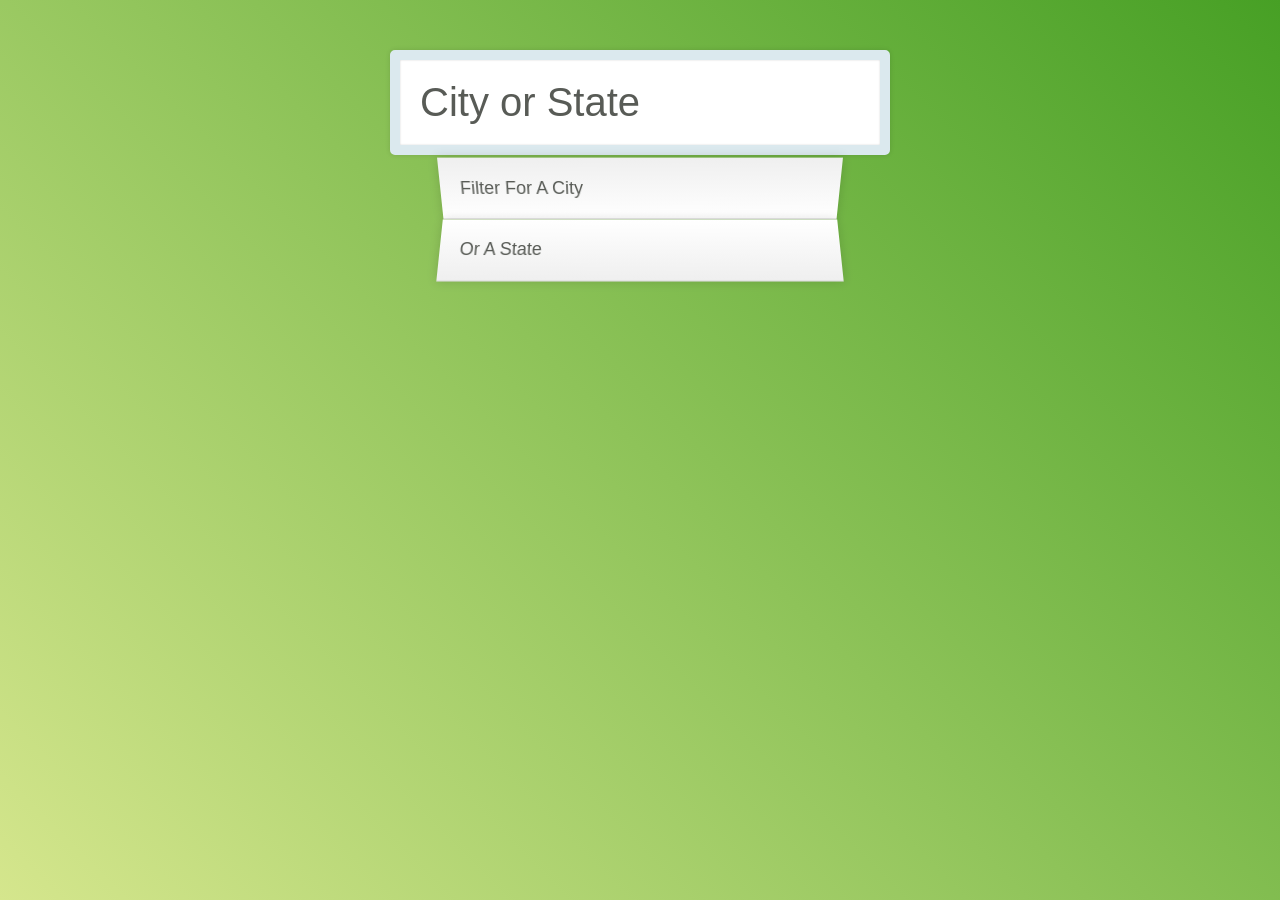
<file: city-search/index.html>
<!DOCTYPE html>
<html lang="en">

<head>
  <meta charset="UTF-8">
  <meta http-equiv="X-UA-Compatible" content="IE=edge">
  <meta name="viewport" content="width=device-width, initial-scale=1.0">
  <link rel="stylesheet" href="css/style.min.css">
  <title>Type Ahead</title>
</head>

<body>

  <form class="search-form">
    <input type="text" class="search" placeholder="City or State">
    <ul class="suggestions">
      <li>Filter for a city</li>
      <li>or a state</li>
    </ul>
  </form>

  <script src="js/app.js"></script>
</body>

</html>
</file>
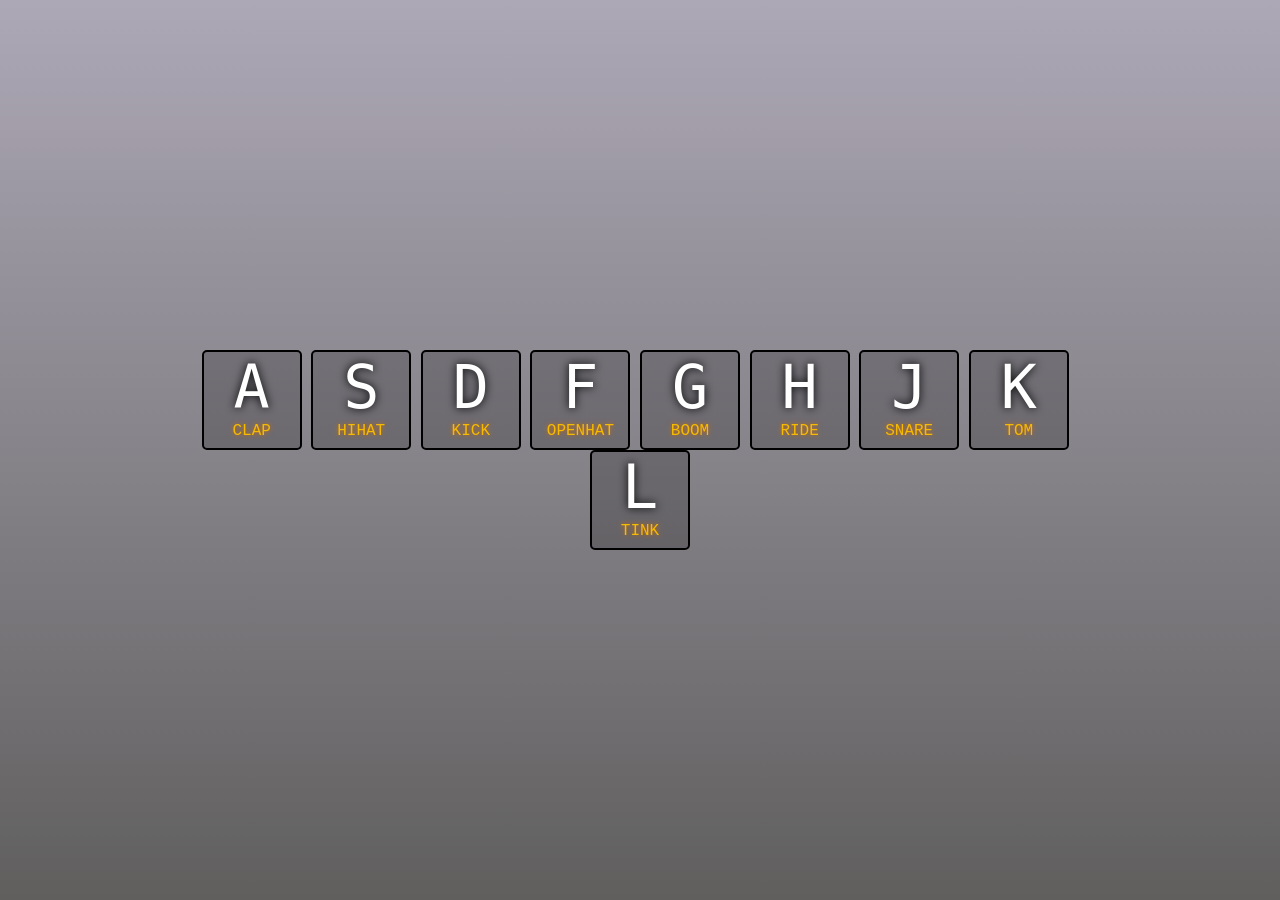
<file: drumkit/index.html>
<!DOCTYPE html>
<html lang="en">
<head>
  <meta charset="UTF-8">
  <meta http-equiv="X-UA-Compatible" content="IE=edge">
  <meta name="viewport" content="width=device-width, initial-scale=1.0">
  <link rel="stylesheet" href="css/style.min.css">
  <title>Drum Kit</title>
</head>
<body>
  
<div class="keys">
  <div class="key" data-key="65">
    <kbd>a</kbd>
    <span class="sound">clap</span>
  </div>
  <div class="key" data-key="83">
    <kbd>s</kbd>
    <span class="sound">hihat</span>
  </div>
  <div class="key" data-key="68">
    <kbd>d</kbd>
    <span class="sound">kick</span>
  </div>
  <div class="key" data-key="70">
    <kbd>f</kbd>
    <span class="sound">openhat</span>
  </div>
  <div class="key" data-key="71">
    <kbd>g</kbd>
    <span class="sound">boom</span>
  </div>
  <div class="key" data-key="72">
    <kbd>h</kbd>
    <span class="sound">ride</span>
  </div>
  <div class="key" data-key="74">
    <kbd>j</kbd>
    <span class="sound">snare</span>
  </div>
  <div class="key" data-key="75">
    <kbd>k</kbd>
    <span class="sound">tom</span>
  </div>
  <div class="key" data-key="76">
    <kbd>l</kbd>
    <span class="sound">tink</span>
  </div>
</div>

<audio src="sound/clap.wav" data-key="65"></audio>
<audio src="sound/hihat.wav" data-key="83"></audio>
<audio src="sound/kick.wav" data-key="68"></audio>
<audio src="sound/openhat.wav" data-key="70"></audio>
<audio src="sound/boom.wav" data-key="71"></audio>
<audio src="sound/ride.wav" data-key="72"></audio>
<audio src="sound/snare.wav" data-key="74"></audio>
<audio src="sound/tom.wav" data-key="75"></audio>
<audio src="sound/tink.wav" data-key="76"></audio>


<script src="js/app.js"></script>
</body>
</html>
</file>
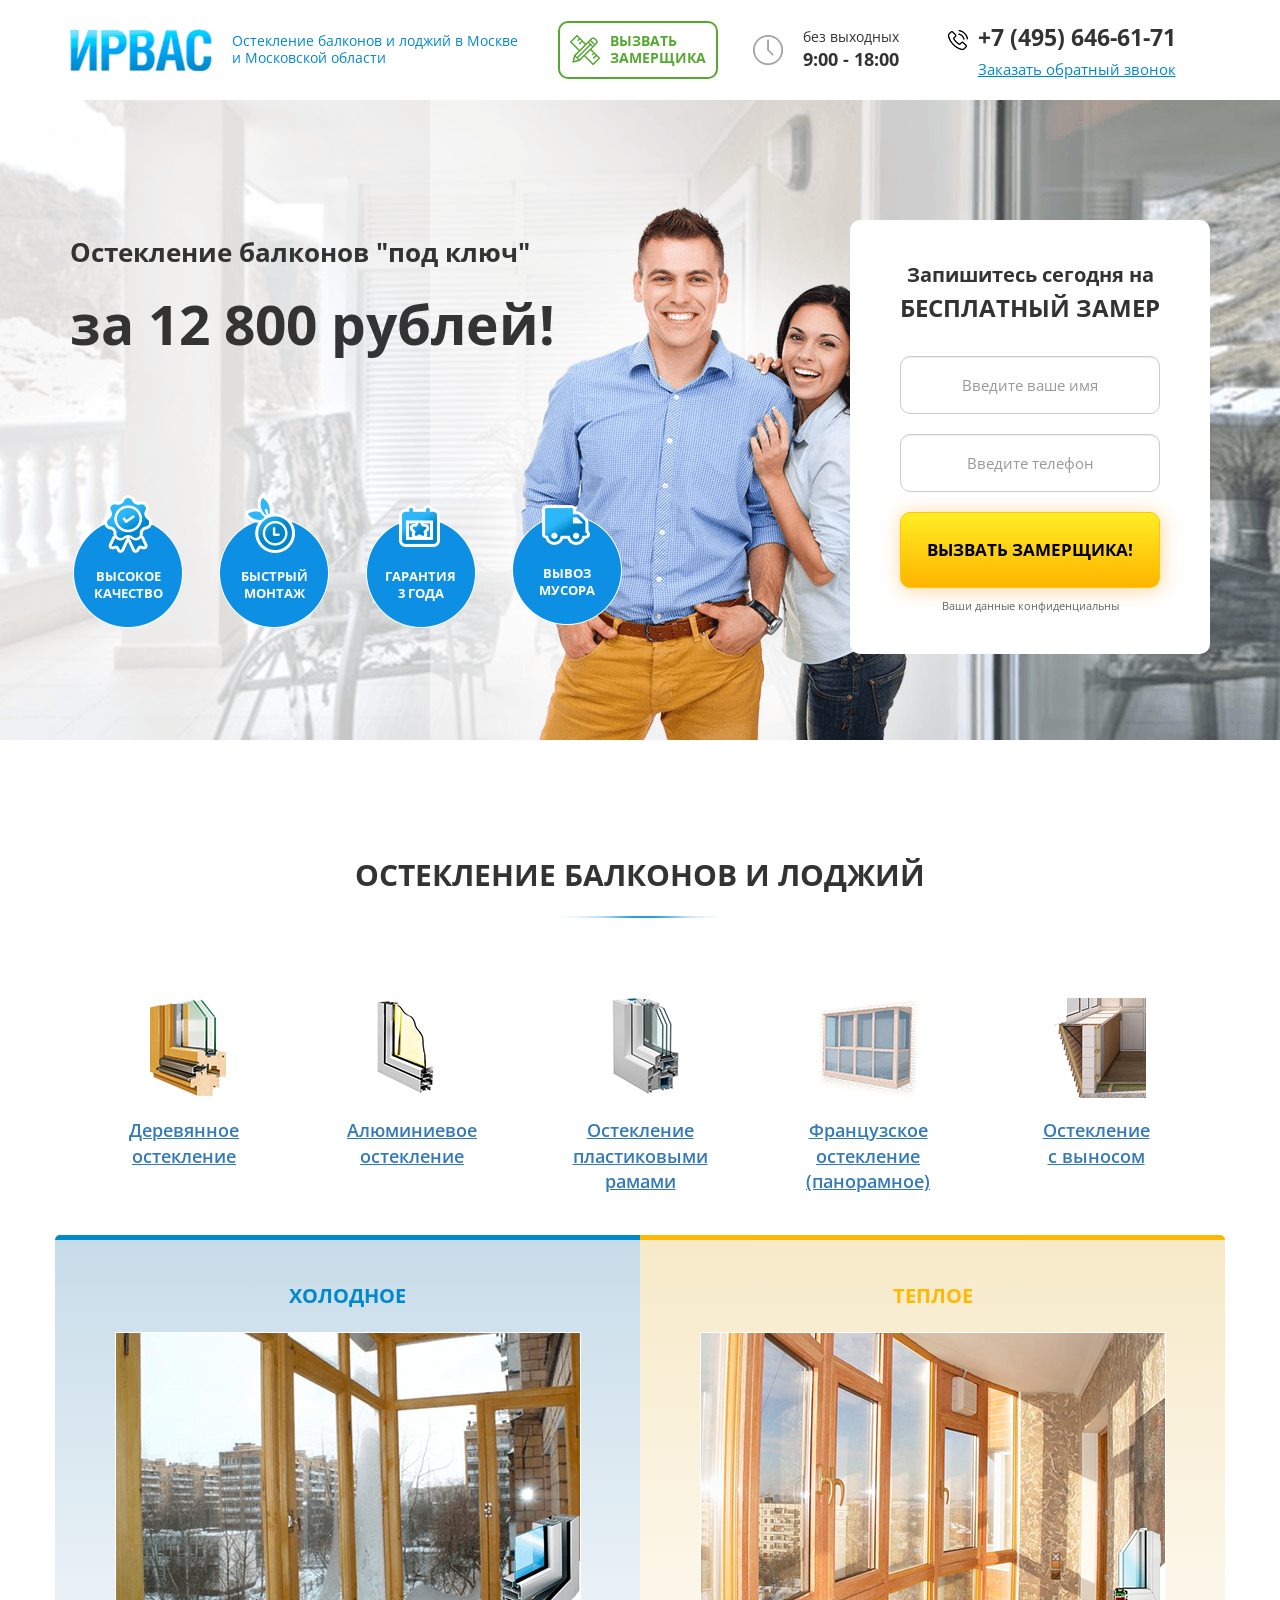
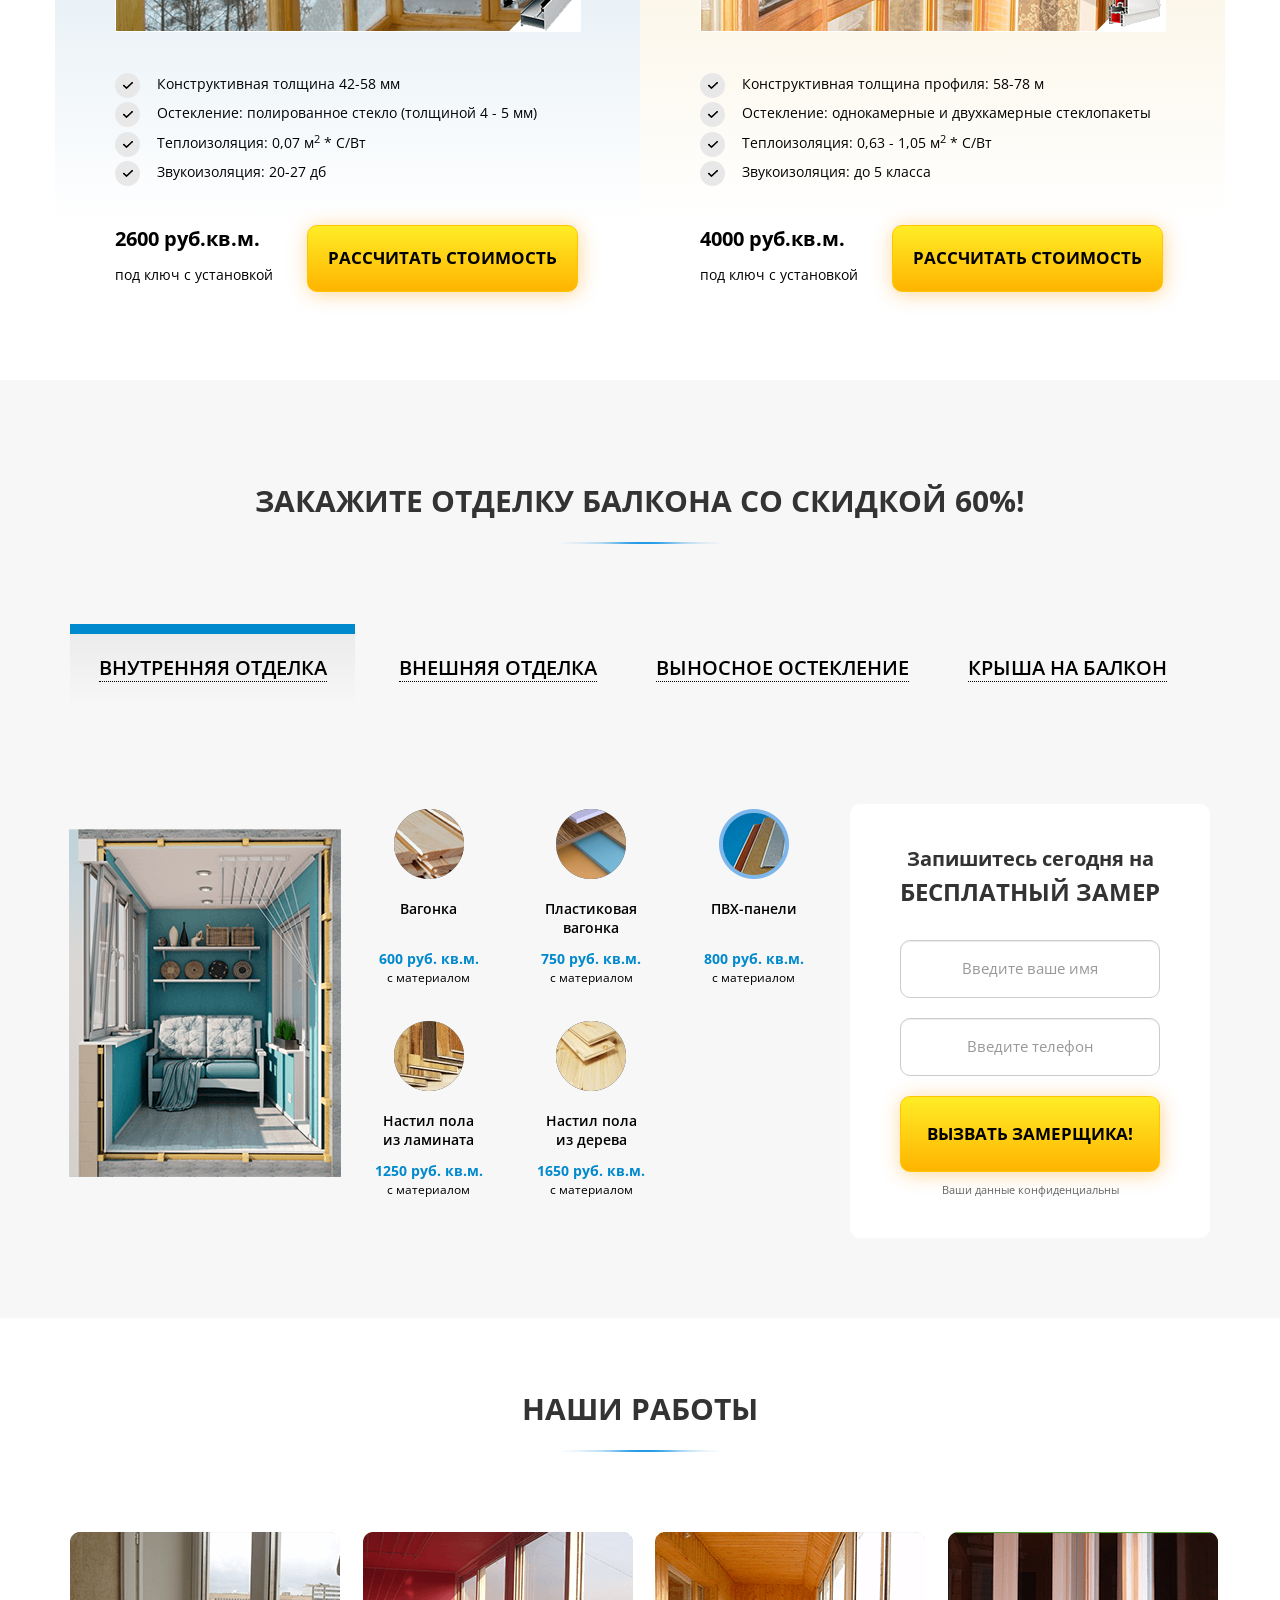
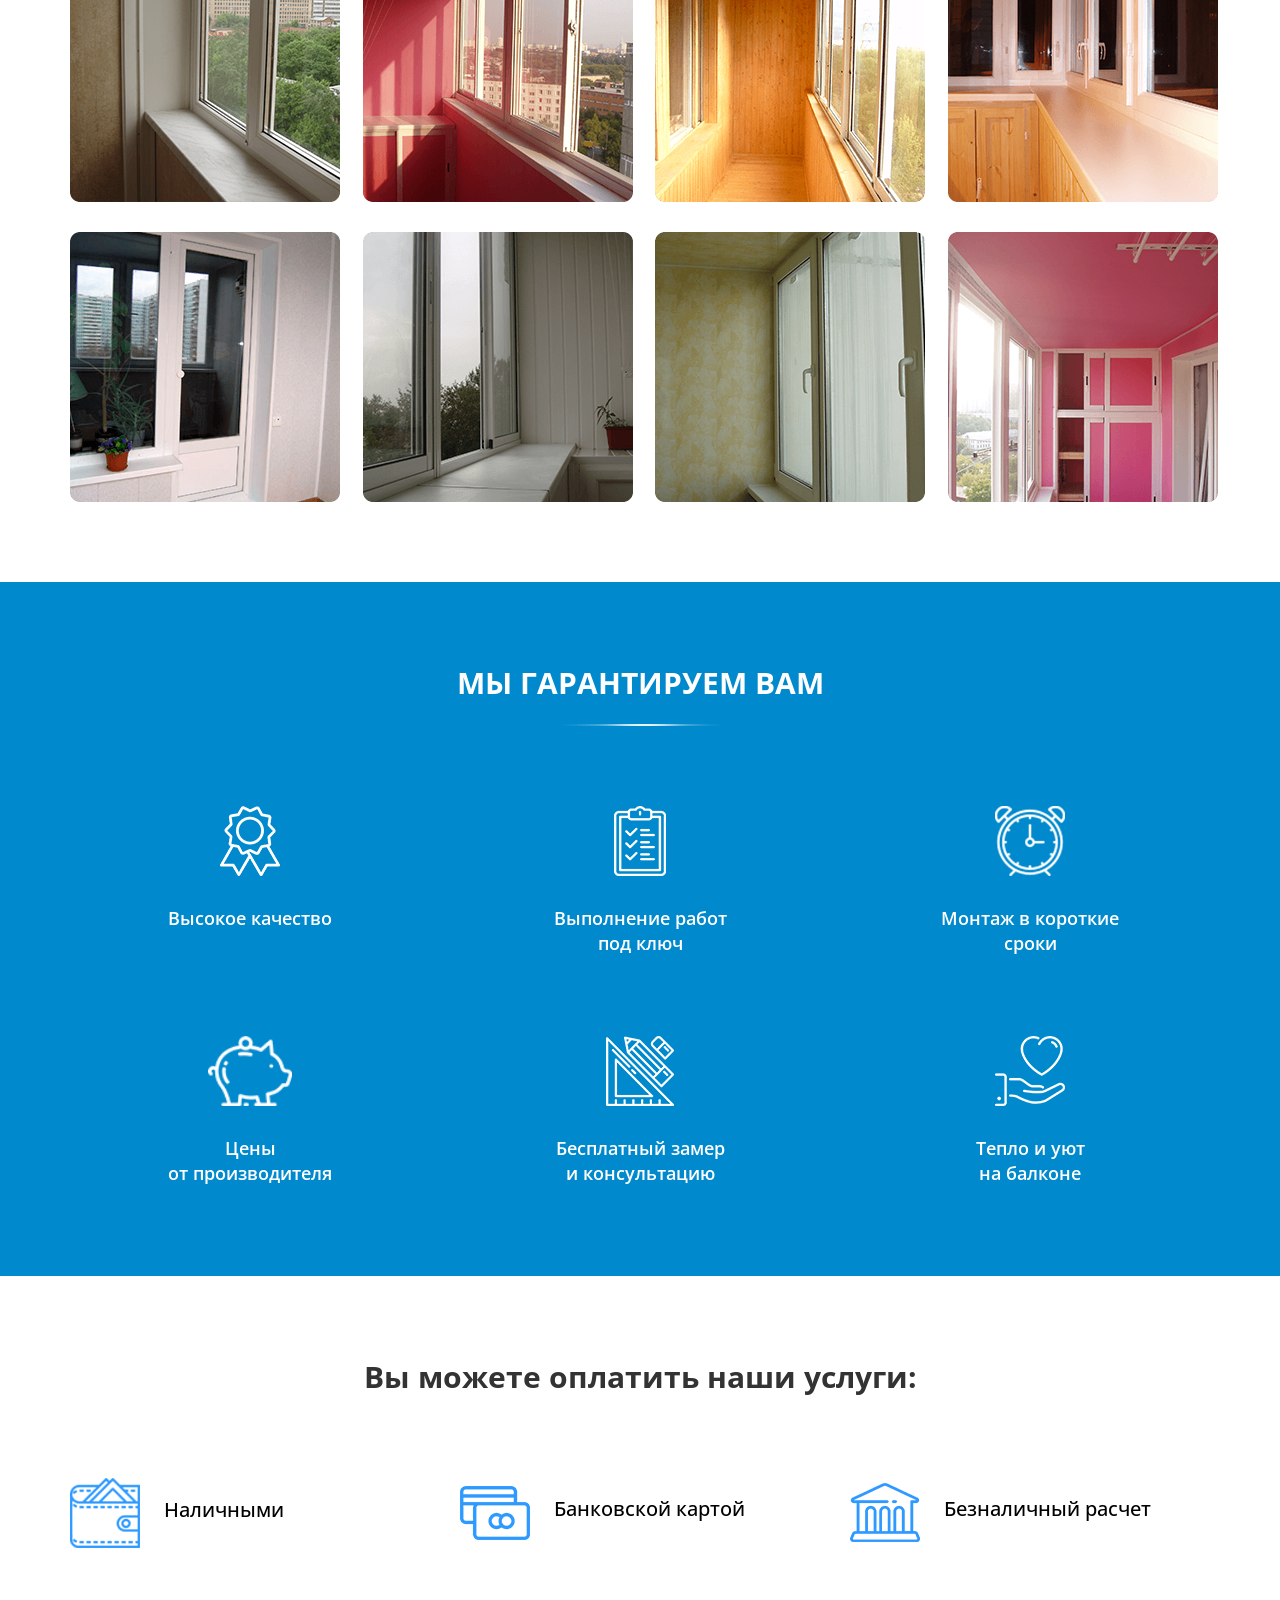
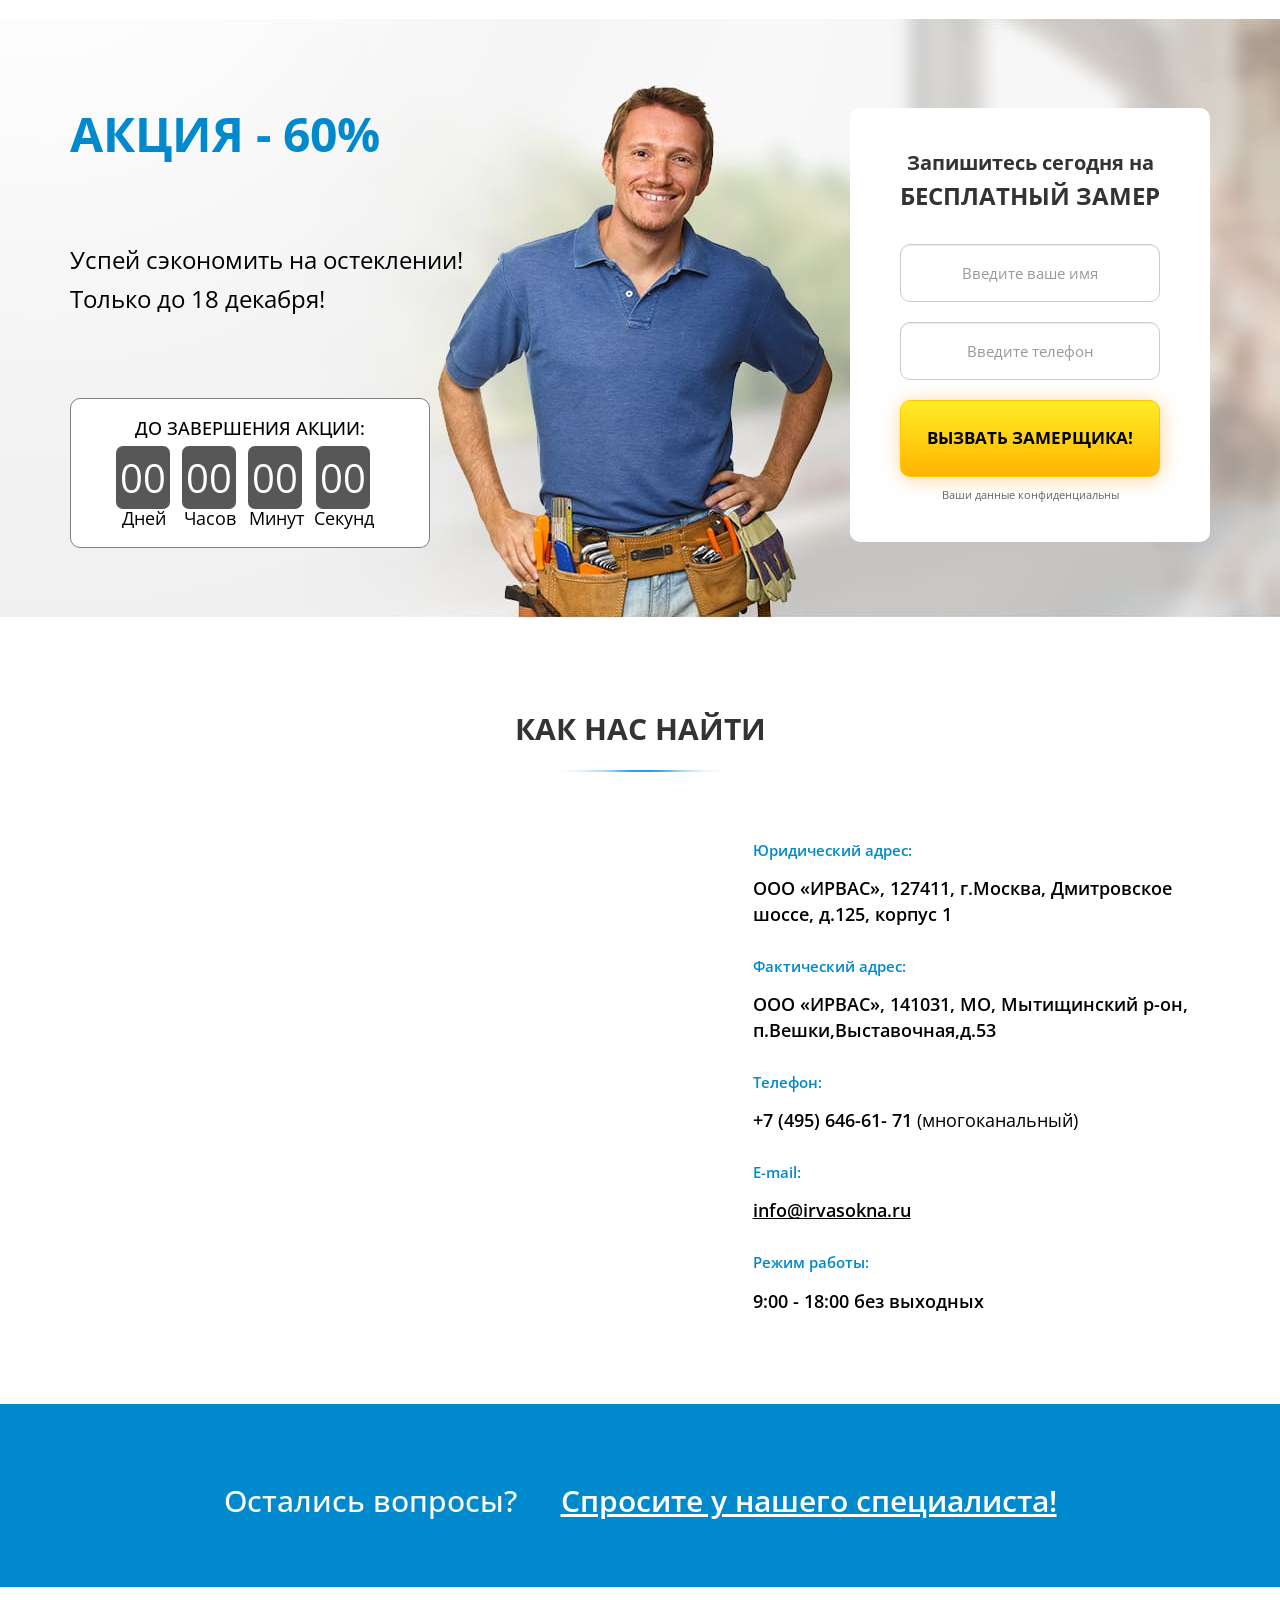
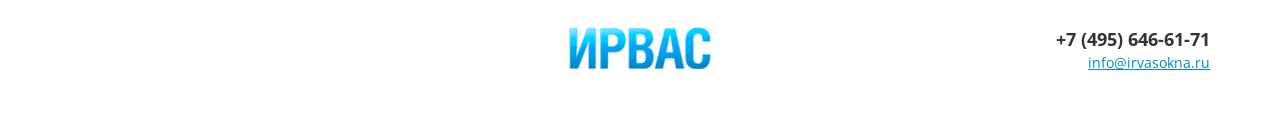
<file: irvas_window/index.html>
<!DOCTYPE html>
<html lang="ru">
  <head>
    <meta charset="utf-8">
    <meta http-equiv="X-UA-Compatible" content="IE=edge">
    <meta name="viewport" content="width=device-width, initial-scale=1">
    <link rel="icon" href="/favicon.ico">
    <title>Ирвас окна</title>
    <link href="assets/css/bootstrap.css" rel="stylesheet">
    <!-- Fonts -->
    <link href="https://fonts.googleapis.com/css?family=Open+Sans:400,700" rel="stylesheet">
    <!-- Slick Slider -->
    <link rel="stylesheet" href="assets/slick/slick.css">
    <link rel="stylesheet" href="assets/slick/slick-theme.css">
    <!-- Animate -->
    <link rel="stylesheet" href="assets/css/animate.min.css">
    <link href="assets/css/style.css" rel="stylesheet">
  </head>

  <body>
    <header class="header">
      <div class="container">
        <div class="row">

          <div class="col-md-5 col-sm-3 col-xs-12">
            <div class="logo">
              <div class="logo_img">
                <img src="assets/img/header/logo.png" alt="#">
              </div>
              <p>Остекление балконов и лоджий в Москве и Московской области</p>
            </div>
          </div>

          <div class="col-md-2 col-sm-3 col-xs-12">
           <div class="header_btn_wrap">
             <div class="header_btn_wrap_block">
               <button class="header_btn text-uppercase text-left popup_engineer_btn">
                   Вызвать <br>замерщика
               </button>
             </div>
           </div>
          </div>

          <div class="col-md-2 col-sm-3 col-xs-6 text-left">
            <div class="working_hours">
              <div class="working_hours_img">
                <img src="assets/img/header/clock.png" alt="#">
              </div>
              <p>без выходных <span>9:00 - 18:00</span></p>
            </div>
          </div>

          <div class="col-md-3 col-sm-3 col-xs-6">
            <div class="contact_us">
              <div class="contact_us_wrap">
                <a href="#"><img src="assets/img/header/phone.png" alt="#">+7 (495) 646-61-71</a>
                <a class="phone_link" href="#">Заказать обратный звонок</a>
              </div>
            </div>
          </div>

        </div>
      </div>
    </header>
    
    <!-- Main -->
    <main class="main">
      <div class="container">
        <div class="row">

          <div class="col-lg-6 col-md-7 wow fadeInLeft">
            <h1><span>Остекление балконов "под ключ"<br></span>за 12 800 рублей!</h1>
            <div class="main_features">

             <div class="row">

               <div class="col-sm-3 col-xs-6">
                 <div class="main_features_block">
                   <img src="assets/img/main/icons/quality.png" alt="">
                   <p>Высокое <br>качество</p>
                 </div>
               </div>

               <div class="col-sm-3 col-xs-6">
                 <div class="main_features_block">
                   <img src="assets/img/main/icons/time.png" alt="">
                   <p>Быстрый <br>монтаж</p>
                 </div>
               </div>

              <div class="col-sm-3 col-xs-6">
                <div class="main_features_block">
                  <img class="small_img" src="assets/img/main/icons/guaranty.png" alt="">
                  <p>Гарантия <br>3 года</p>
                </div>
              </div>

               <div class="col-sm-3 col-xs-6">
                 <div class="main_features_block">
                   <img class="small_img" src="assets/img/main/icons/delivery.png" alt="">
                   <p>Вывоз <br>мусора</p>
                 </div>
               </div>

             </div>

            </div>
          </div>

          <div class="col-lg-4 col-lg-offset-2 col-md-5 col-md-offset-0 col-sm-8 col-sm-offset-2 col-xs-12 wow fadeInRight">
            <form class="form main_form" action="#">
              <h2>Запишитесь сегодня на <br><span>бесплатный замер</span></h2>
              <input class="form-control form_input" name="user_name" required type="text" placeholder="Введите ваше имя">
              <input class="form-control form_input" name="user_phone" required type="text" placeholder="Введите телефон">
              <button class="text-uppercase btn-block button" name="submit" type="submit">Вызвать замерщика!</button>
              <p class="form_notice">Ваши данные конфиденциальны</p>
            </form>
          </div>

        </div>
      </div>
    </main>

    <!-- Glazing -->
    <section class="glazing">
      <div class="container">

        <div class="section_header">
          <h2>Остекление балконов и лоджий</h2>
          <div class="section_header_sub"></div>
        </div>

        <!-- Slider -->
        <div class="glazing_slider">
          <div class="glazing_block text-center wow fadeInUp">
            <img src="assets/img/glazing/icons/1.png" alt="#">
            <a class="tree_link">Деревянное <br>остекление</a>
          </div>
          <div class="glazing_block text-center wow fadeInUp" data-wow-delay="0.1s">
            <img src="assets/img/glazing/icons/2.png" alt="#">
            <a class="aluminum_link">Алюминиевое <br>остекление</a>
          </div>
          <div class="glazing_block text-center wow fadeInUp" data-wow-delay="0.2s">
            <img src="assets/img/glazing/icons/3.png" alt="#">
            <a class="plastic_link">Остекление <br>пластиковыми <br>рамами</a>
          </div>
          <div class="glazing_block text-center wow fadeInUp" data-wow-delay="0.3s">
            <img src="assets/img/glazing/icons/4.png" alt="#">
            <a class="french_link">Французское <br>остекление <br>(панорамное)</a>
          </div>
          <div class="glazing_block text-center wow fadeInUp" data-wow-delay="0.4s">
            <img src="assets/img/glazing/icons/5.png" alt="#">
            <a class="rise_link">Остекление <br>с выносом</a>
          </div>
        </div>

        <!-- Tree -->
        <div class="row tree glazing_content show-block">

          <div class="col-md-6 no-padding">
           <div class="glazing_cold">
             <h3>Холодное</h3>
             <img src="assets/img/glazing/img_cold.png" alt="#">
             <ul>
               <li>Конструктивная толщина 42-58 мм</li>
               <li>Остекление: полированное стекло (толщиной 4 - 5 мм)</li>
               <li>Теплоизоляция: 0,07 м<sup>2</sup> * С/Вт</li>
               <li>Звукоизоляция: 20-27 дб</li>
             </ul>
           </div> 
            <div class="glazing_price">
                <p>2600 руб.кв.м.<br><span>под ключ с установкой</span></p>
                <button class="button glazing_price_btn text-uppercase popup_calc_btn">Рассчитать стоимость</button>
            </div>
          </div>

          <div class="col-md-6 no-padding">
            <div class="glazing_warm">
              <h3>теплое</h3>
              <img src="assets/img/glazing/img_warm.png" alt="#">
              <ul>
                <li>Конструктивная толщина профиля: 58-78 м</li>
                <li>Остекление: однокамерные и двухкамерные стеклопакеты</li>
                <li>Теплоизоляция: 0,63 - 1,05 м<sup>2</sup> * С/Вт</li>
                <li>Звукоизоляция: до 5 класса</li>
              </ul>
            </div> 
             <div class="glazing_price">
                 <p>4000 руб.кв.м.<br><span>под ключ с установкой</span></p>
                 <button class="button glazing_price_btn text-uppercase popup_calc_btn">Рассчитать стоимость</button>
             </div>
          </div>

        </div> <!-- /Tree -->

        <!-- Aluminum -->
        <div class="row aluminum glazing_content show-block">

          <div class="col-md-6 no-padding">
           <div class="glazing_cold">
             <h3>Холодное</h3>
             <img src="assets/img/glazing/aluminum/cold.jpg" alt="#">
             <ul>
               <li>Конструктивная толщина 40-50 мм</li>
               <li>Остекление: полированное стекло (толщиной 4 - 5 мм)</li>
               <li>Теплоизоляция: 0,07 м<sup>2</sup> * С/Вт</li>
               <li>Звукоизоляция: 20-27 дб</li>
             </ul>
           </div> 
            <div class="glazing_price">
                <p>4000 руб.кв.м.<br><span>под ключ с установкой</span></p>
                <button class="button glazing_price_btn text-uppercase popup_calc_btn">Рассчитать стоимость</button>
            </div>
          </div>

          <div class="col-md-6 no-padding">
            <div class="glazing_warm">
              <h3>теплое</h3>
              <img src="assets/img/glazing/aluminum/warm.jpg" alt="#">
              <ul>
                <li>Конструктивная толщина профиля: 60-68 м</li>
                <li>Остекление: однокамерные и двухкамерные стеклопакеты</li>
                <li>Теплоизоляция: 0,63 - 1,05 м<sup>2</sup> * С/Вт</li>
                <li>Звукоизоляция: до 5 класса</li>
              </ul>
            </div> 
             <div class="glazing_price">
                 <p>8000 руб.кв.м.<br><span>под ключ с установкой</span></p>
                 <button class="button glazing_price_btn text-uppercase popup_calc_btn">Рассчитать стоимость</button>
             </div>
          </div>

        </div> <!-- /Aluminum -->

        <!-- Plastic -->
        <div class="row plastic glazing_content show-block">

          <div class="col-md-6 col-md-offset-3 no-padding">
            <div class="glazing_warm">
              <h3>теплое</h3>
              <img src="assets/img/glazing/plastic/warm.jpg" alt="#">
              <ul>
                <li>Конструктивная толщина профиля: 58-70 м</li>
                <li>Остекление: однокамерные и двухкамерные стеклопакеты</li>
                <li>Теплоизоляция: 0,63 - 1,05 м<sup>2</sup> * С/Вт</li>
                <li>Звукоизоляция: до 5 класса</li>
              </ul>
            </div> 
             <div class="glazing_price">
                 <p>5500 руб.кв.м.<br><span>под ключ с установкой</span></p>
                 <button class="button glazing_price_btn text-uppercase popup_calc_btn">Рассчитать стоимость</button>
             </div>
          </div>

        </div> <!-- /Plastic -->

        <!-- French -->
        <div class="row french glazing_content show-block">

          <div class="col-md-6 no-padding">
           <div class="glazing_cold">
             <h3>Пластик</h3>
             <img src="assets/img/glazing/french/plastic.jpg" alt="#">
             <ul>
               <li>Конструктивная толщина 58-70 мм</li>
               <li>Остекление: однокамерные и двухкамерные стеклопакеты</li>
               <li>Теплоизоляция: 0,63 - 1,05 м<sup>2</sup> * С/Вт</li>
               <li>Звукоизоляция: до 5 класса</li>
             </ul>
           </div> 
            <div class="glazing_price">
                <p>5500 руб.кв.м.<br><span>под ключ с установкой</span></p>
                <button class="button glazing_price_btn text-uppercase popup_calc_btn">Рассчитать стоимость</button>
            </div>
          </div>

          <div class="col-md-6 no-padding">
            <div class="glazing_warm">
              <h3>Алюминий</h3>
              <img src="assets/img/glazing/french/aluminum.jpg" alt="#">
              <ul>
                <li>Конструктивная толщина профиля: 60-68 мм</li>
                <li>Остекление: однокамерные и двухкамерные стеклопакеты</li>
                <li>Теплоизоляция: 0,63 - 1,05 м<sup>2</sup> * С/Вт</li>
                <li>Звукоизоляция: до 5 класса</li>
              </ul>
            </div> 
             <div class="glazing_price">
                 <p>8000 руб.кв.м.<br><span>под ключ с установкой</span></p>
                 <button class="button glazing_price_btn text-uppercase popup_calc_btn">Рассчитать стоимость</button>
             </div>
          </div>

        </div> <!-- /French -->

        <!-- Rise -->
        <div class="row rise glazing_content show-block">

          <div class="col-md-6 no-padding">
           <div class="glazing_cold">
             <h3>Алюминий</h3>
             <img src="assets/img/glazing/rise/aluminum.jpg" alt="#">
             <ul>
               <li>Конструктивная толщина 40-50 мм</li>
               <li>Остекление: полированное стекло (толщиной 4 - 5 мм)</li>
               <li>Теплоизоляция: 0,07 м<sup>2</sup> * С/Вт</li>
               <li>Звукоизоляция: 20-27 дб</li>
             </ul>
           </div> 
            <div class="glazing_price">
                <p>4000 руб.кв.м.<br><span>под ключ с установкой</span></p>
                <button class="button glazing_price_btn text-uppercase popup_calc_btn">Рассчитать стоимость</button>
            </div>
          </div>

          <div class="col-md-6 no-padding">
            <div class="glazing_warm">
              <h3>Дерево</h3>
              <img src="assets/img/glazing/rise/tree.jpg" alt="#">
              <ul>
                <li>Конструктивная толщина профиля: 40-42 мм</li>
                <li>Остекление: полированное стекло (толщиной 4 мм)</li>
                <li>Теплоизоляция: 0,07 м<sup>2</sup> * С/Вт</li>
                <li>Звукоизоляция: 20-27 дб</li>
              </ul>
            </div> 
             <div class="glazing_price">
                 <p>8000 руб.кв.м.<br><span>под ключ с установкой</span></p>
                 <button class="button glazing_price_btn text-uppercase popup_calc_btn">Рассчитать стоимость</button>
             </div>
          </div>

        </div><!-- /Rise -->


      </div>
    </section>

    <!-- Decoration -->
    <section class="decoration">
      <div class="container">
        <div class="section_header">
          <h2>ЗАКАЖИТЕ ОТДЕЛКУ БАЛКОНА СО СКИДКОЙ 60%!</h2>
          <div class="section_header_sub"></div>
        </div>
        
        <!-- Slider -->
        <div class="decoration_slider">
            <div class="decoration_item  wow fadeInUp">
              <div class="internal_link no_click after_click"><a>Внутренняя отделка</a></div>
            </div>
            <div class="decoration_item wow fadeInUp" data-wow-delay="0.1s">
              <div class="external_link no_click"><a>Внешняя отделка</a></div>
            </div>
            <div class="decoration_item wow fadeInUp" data-wow-delay="0.2s">
              <div class="rising_link no_click"><a>Выносное остекление</a></div>
            </div>
            <div class="decoration_item wow fadeInUp" data-wow-delay="0.3s">
              <div class="roof_link no_click"><a>Крыша на балкон</a></div>
            </div>
        </div>

        <div class="decoration_content">

          <div class="row">
            
            <!-- internal -->
            <div class="internal show-block">
              <div class="col-lg-3 col-md-4 col-md-offset-0 col-sm-6 col-sm-offset-3 col-xs-8 col-xs-offset-2 no-padding">
                <div class="decoration_img">
                  <img src="assets/img/decoration/decoration_img.png" alt="">
                </div>
              </div>
              <!-- Material -->
              <div class="col-lg-5 col-md-8 col-xs-12">
               <div class="row">
                 <div class="col-lg-4 col-md-4 col-sm-4 col-xs-6">
                   <div class="decoration_content_material text-center">
                     <img src="assets/img/decoration/material/lining.png" alt="#">
                     <h3>Вагонка</h3>
                     <p>600 руб. кв.м.<span>с материалом</span></p>
                   </div>
                 </div>
                 <div class="col-lg-4 col-md-4 col-sm-4 col-xs-6">
                   <div class="decoration_content_material text-center">
                     <img src="assets/img/decoration/material/plastic.png" alt="#">
                     <h3>Пластиковая вагонка</h3>
                     <p>750 руб. кв.м.<span>с материалом</span></p>
                   </div>
                 </div>
                 <div class="col-lg-4 col-md-4 col-sm-4 col-xs-6">
                   <div class="decoration_content_material text-center">
                     <img src="assets/img/decoration/material/pvh.png" alt="#">
                     <h3>ПВХ-панели</h3>
                     <p>800 руб. кв.м.<span>с материалом</span></p>
                   </div>
                 </div>
                 <div class="col-lg-4 col-md-4 col-sm-4 col-xs-6">
                   <div class="decoration_content_material text-center">
                     <img src="assets/img/decoration/material/laminate.png" alt="#">
                     <h3>Настил пола <br>из ламината</h3>
                     <p>1250 руб. кв.м.<span>с материалом</span></p>
                   </div>
                 </div>
                 <div class="col-lg-4 col-md-4 col-sm-4 col-xs-6">
                   <div class="decoration_content_material text-center">
                     <img src="assets/img/decoration/material/tree.png" alt="#">
                     <h3>Настил пола <br>из дерева</h3>
                     <p>1650 руб. кв.м.<span>с материалом</span></p>
                   </div>
                 </div>
               </div>
              </div>
              <div class="col-lg-4 col-lg-offset-0 col-md-6 col-md-offset-3 col-sm-8 col-sm-offset-2 col-xs-12">
                <form class="form main_form decoration_form" action="#">
                  <h2>Запишитесь сегодня на <br><span>бесплатный замер</span></h2>
                  <input class="form-control form_input" name="user_name" required type="text" placeholder="Введите ваше имя">
                  <input class="form-control form_input" name="user_phone" required type="text" placeholder="Введите телефон">
                  <button class="text-uppercase btn-block button" name="submit" type="submit">Вызвать замерщика!</button>
                  <p class="form_notice">Ваши данные конфиденциальны</p>
                </form>
              </div> 
            </div> <!-- /internal -->

            <!-- external -->
            <div class="external show-block">
              <div class="col-lg-3 col-md-4 col-md-offset-0 col-sm-6 col-sm-offset-3 col-xs-8 col-xs-offset-2 no-padding">
                <div class="decoration_img">
                  <img src="assets/img/decoration/2/decoration2_img.png" alt="" style="margin-top: 3rem;">
                </div>
              </div>
              <!-- Material -->
              <div class="col-lg-5 col-md-8 col-xs-12">
               <div class="row">
                 <div class="col-lg-4 col-md-4 col-sm-4 col-xs-6">
                   <div class="decoration_content_material text-center">
                     <img src="assets/img/decoration/2/metal.png" alt="#">
                     <h3>Металлический <br>сайдинг</h3>
                     <p>600 руб. кв.м.<span>с материалом</span></p>
                   </div>
                 </div>
                 <div class="col-lg-4 col-md-4 col-sm-4 col-xs-6">
                   <div class="decoration_content_material text-center">
                     <img src="assets/img/decoration/2/plastic.png" alt="#">
                     <h3>Пластиковая <br>вагонка</h3>
                     <p>750 руб. кв.м.<span>с материалом</span></p>
                   </div>
                 </div>
                 <div class="col-lg-4 col-md-4 col-sm-4 col-xs-6">
                   <div class="decoration_content_material text-center">
                     <img src="assets/img/decoration/2/profnastil.png" alt="#">
                     <h3>Профнастил</h3>
                     <p>800 руб. кв.м.<span>с материалом</span></p>
                   </div>
                 </div>
                 <div class="col-lg-4 col-md-4 col-sm-4 col-xs-6">
                   <div class="decoration_content_material text-center">
                     <img src="assets/img/decoration/2/tree.png" alt="#">
                     <h3>Деревянная <br>вагонка</h3>
                     <p>1250 руб. кв.м.<span>с материалом</span></p>
                   </div>
                 </div>
                 <div class="col-lg-4 col-md-4 col-sm-4 col-xs-6">
                   <div class="decoration_content_material text-center">
                     <img src="assets/img/decoration/2/vinil.png" alt="#">
                     <h3>Виниловый <br>сайдинг</h3>
                     <p>1650 руб. кв.м.<span>с материалом</span></p>
                   </div>
                 </div>
               </div>
              </div>
              <div class="col-lg-4 col-lg-offset-0 col-md-6 col-md-offset-3 col-sm-8 col-sm-offset-2 col-xs-12">
                <form class="form main_form decoration_form" action="#">
                  <h2>Запишитесь сегодня на <br><span>бесплатный замер</span></h2>
                  <input class="form-control form_input" name="user_name" required type="text" placeholder="Введите ваше имя">
                  <input class="form-control form_input" name="user_phone" required type="text" placeholder="Введите телефон">
                  <button class="text-uppercase btn-block button" name="submit" type="submit">Вызвать замерщика!</button>
                  <p class="form_notice">Ваши данные конфиденциальны</p>
                </form>
              </div> 
            </div>
            <!-- .external -->

            <!-- rising -->
            <div class="rising show-block">
              <div class="col-lg-3 col-md-4 col-md-offset-0 col-sm-6 col-sm-offset-3 col-xs-8 col-xs-offset-2 no-padding">
                <div class="decoration_img">
                  <img src="assets/img/decoration/3/decoration3_img.jpg" alt="" style="margin-top: 3rem;">
                </div>
              </div>
              <!-- Material -->
              <div class="col-lg-5 col-md-8 col-xs-12">
               <div class="row">
                 <div class="col-lg-4 col-md-4 col-sm-4 col-xs-6">
                   <div class="decoration_content_material text-center">
                     <img src="assets/img/decoration/3/aluminum.png" alt="#">
                     <h3>Алюминиевый <br>профиль</h3>
                     <p>600 руб. кв.м.<span>с материалом</span></p>
                   </div>
                 </div>
                 <div class="col-lg-4 col-md-4 col-sm-4 col-xs-6">
                   <div class="decoration_content_material text-center">
                     <img src="assets/img/decoration/3/bezram.png" alt="#">
                     <h3>Безрамное <br>остекление</h3>
                     <p>750 руб. кв.м.<span>с материалом</span></p>
                   </div>
                 </div>
                 <div class="col-lg-4 col-md-4 col-sm-4 col-xs-6">
                   <div class="decoration_content_material text-center">
                     <img src="assets/img/decoration/3/pvh.png" alt="#">
                     <h3>ПВХ <br>профиль</h3>
                     <p>800 руб. кв.м.<span>с материалом</span></p>
                   </div>
                 </div>
                 <div class="col-lg-4 col-md-4 col-sm-4 col-xs-6">
                   <div class="decoration_content_material text-center">
                     <img src="assets/img/decoration/3/tree.png" alt="#">
                     <h3>Деревянный <br>профиль</h3>
                     <p>1250 руб. кв.м.<span>с материалом</span></p>
                   </div>
                 </div>
               </div>
              </div>
              <div class="col-lg-4 col-lg-offset-0 col-md-6 col-md-offset-3 col-sm-8 col-sm-offset-2 col-xs-12">
                <form class="form main_form decoration_form" action="#">
                  <h2>Запишитесь сегодня на <br><span>бесплатный замер</span></h2>
                  <input class="form-control form_input" name="user_name" required type="text" placeholder="Введите ваше имя">
                  <input class="form-control form_input" name="user_phone" required type="text" placeholder="Введите телефон">
                  <button class="text-uppercase btn-block button" name="submit" type="submit" >Вызвать замерщика!</button>
                  <p class="form_notice">Ваши данные конфиденциальны</p>
                </form>
              </div> 
            </div>
            <!-- /rising -->

            <!-- roof -->
            <div class="roof show-block">
              <div class="col-lg-3 col-md-4 col-md-offset-0 col-sm-6 col-sm-offset-3 col-xs-8 col-xs-offset-2 no-padding">
                <div class="decoration_img">
                  <img src="assets/img/decoration/4/decoration4_img.png" alt="" style="margin-top: 3rem;">
                </div>
              </div>
              <!-- Material -->
              <div class="col-lg-5 col-md-8 col-xs-12">
               <div class="row">
                 <div class="col-lg-4 col-md-4 col-sm-4 col-xs-6">
                   <div class="decoration_content_material text-center">
                     <img src="assets/img/decoration/4/gofrolist.png" alt="#">
                     <h3>Гофролист</h3>
                     <p>600 руб. кв.м.<span>с материалом</span></p>
                   </div>
                 </div>
                 <div class="col-lg-4 col-md-4 col-sm-4 col-xs-6">
                   <div class="decoration_content_material text-center">
                     <img src="assets/img/decoration/4/metallocherepitsa.png" alt="#">
                     <h3>Металлочерепица</h3>
                     <p>750 руб. кв.м.<span>с материалом</span></p>
                   </div>
                 </div>
                 <div class="col-lg-4 col-md-4 col-sm-4 col-xs-6">
                   <div class="decoration_content_material text-center">
                     <img src="assets/img/decoration/4/ondulin.png" alt="#">
                     <h3>Ондулин</h3>
                     <p>800 руб. кв.м.<span>с материалом</span></p>
                   </div>
                 </div>
                 <div class="col-lg-4 col-md-4 col-sm-4 col-xs-6">
                   <div class="decoration_content_material text-center">
                     <img src="assets/img/decoration/4/polikarbonat.png" alt="#">
                     <h3>Поликарбонат</h3>
                     <p>1250 руб. кв.м.<span>с материалом</span></p>
                   </div>
                 </div>
                 <div class="col-lg-4 col-md-4 col-sm-4 col-xs-6">
                   <div class="decoration_content_material text-center">
                     <img src="assets/img/decoration/4/steklopaket.png" alt="#">
                     <h3>Стеклопакет</h3>
                     <p>1650 руб. кв.м.<span>с материалом</span></p>
                   </div>
                 </div>
               </div>
              </div>
              <div class="col-lg-4 col-lg-offset-0 col-md-6 col-md-offset-3 col-sm-8 col-sm-offset-2 col-xs-12">
                <form class="form main_form decoration_form" action="#">
                  <h2>Запишитесь сегодня на <br><span>бесплатный замер</span></h2>
                  <input class="form-control form_input" name="user_name" required type="text" placeholder="Введите ваше имя">
                  <input class="form-control form_input" name="user_phone" required type="text" placeholder="Введите телефон">
                  <button class="text-uppercase btn-block button" name="submit" type="submit">Вызвать замерщика!</button>
                  <p class="form_notice">Ваши данные конфиденциальны</p>
                </form>
              </div> 
            </div>
            <!-- /roof -->

          </div><!-- row -->

        </div> <!-- decoration_content -->

      </div> <!-- container -->
    </section>

    <div class="overlay"></div>

    <!-- Our works -->
    <section class="works">
      
      <div class="container">
        <div class="section_header">
          <h2>Наши работы</h2>
          <div class="section_header_sub"></div>
        </div>
        <div class="row">
            <div class="col-lg-3 col-md-4 col-sm-6 col-xs-12 text-center wow fadeIn"><a href="assets/img/our_works/big_img/1.png"><img class="preview" src="assets/img/our_works/1.png" alt="window"></a></div>
            <div class="col-lg-3 col-md-4 col-sm-6 col-xs-12 text-center wow fadeIn" data-wow-delay="0.1s"><a href="assets/img/our_works/big_img/2.png"><img class="preview" src="assets/img/our_works/2.png" alt="window"></a></div>
            <div class="col-lg-3 col-md-4 col-sm-6 col-xs-12 text-center wow fadeIn" data-wow-delay="0.2s"><a href="assets/img/our_works/big_img/3.png"><img class="preview" src="assets/img/our_works/3.png" alt="window"></a></div>
            <div class="col-lg-3 col-md-4 col-sm-6 col-xs-12 text-center wow fadeIn" data-wow-delay="0.3s"><a href="assets/img/our_works/big_img/4.png"><img class="preview" src="assets/img/our_works/4.png" alt="window"></a></div>
            <div class="col-lg-3 col-md-4 col-sm-6 col-xs-12 text-center wow fadeIn" data-wow-delay="0.4s"><a href="assets/img/our_works/big_img/5.png"><img class="preview" src="assets/img/our_works/5.png" alt="window"></a></div>
            <div class="col-lg-3 col-md-4 col-sm-6 col-xs-12 text-center wow fadeIn" data-wow-delay="0.5s"><a href="assets/img/our_works/big_img/6.png"><img class="preview" src="assets/img/our_works/6.png" alt="window"></a></div>
            <div class="col-lg-3 col-md-4 col-sm-6 col-xs-12 text-center wow fadeIn" data-wow-delay="0.6s"><a href="assets/img/our_works/big_img/7.png"><img class="preview" src="assets/img/our_works/7.png" alt="window"></a></div>
            <div class="col-lg-3 col-md-4 col-sm-6 col-xs-12 text-center wow fadeIn" data-wow-delay="0.7s"><a href="assets/img/our_works/big_img/8.png"><img class="preview" src="assets/img/our_works/8.png" alt="window"></a></div>
        </div>
      </div>
    </section>

    <!-- Guarantees -->
    <section class="guarantees">
      <div class="container">
        <div class="section_header guarantees_header">
          <h2>мы гарантируем вам</h2>
          <div class="section_header_sub guarantees_header_sub"></div>
        </div>
        <div class="row">
          <div class="col-md-4 col-sm-6 col-xs-6 text-center wow fadeInUp">
            <div class="guarantees_block">
              <img src="assets/img/guarantees/1.png" alt="#">
              <h3>Высокое качество</h3>
            </div>
          </div>
          <div class="col-md-4 col-sm-6 col-xs-6 text-center wow fadeInUp" data-wow-delay="0.1s">
            <div class="guarantees_block">
              <img src="assets/img/guarantees/2.png" alt="">
              <h3>Выполнение работ <br>под ключ</h3>
            </div>
          </div>
          <div class="col-md-4 col-sm-6 col-xs-6 text-center wow fadeInUp" data-wow-delay="0.2s">
            <div class="guarantees_block">
              <img src="assets/img/guarantees/3.png" alt="">
              <h3>Монтаж в короткие <br>сроки</h3>
            </div>
          </div>
          <div class="col-md-4 col-sm-6 col-xs-6 text-center wow fadeInUp" data-wow-delay="0.3s">
            <div class="guarantees_block">
              <img src="assets/img/guarantees/4.png" alt="">
              <h3>Цены <br>от производителя</h3>
            </div>
          </div>
          <div class="col-md-4 col-sm-6 col-xs-6 text-center wow fadeInUp" data-wow-delay="0.4s">
            <div class="guarantees_block">
              <img src="assets/img/guarantees/5.png" alt="">
              <h3>Бесплатный замер <br>и консультацию</h3>
            </div>
          </div>
          <div class="col-md-4 col-sm-6 col-xs-6 text-center wow fadeInUp" data-wow-delay="0.5s">
            <div class="guarantees_block">
              <img src="assets/img/guarantees/6.png" alt="">
              <h3>Тепло и уют <br>на балконе</h3>
            </div>
          </div>
        </div>
      </div>
    </section>

    <!-- Payment -->
    <section class="payment">
      <div class="container">
        <div class="section_header payment_header">
          <h2>Вы можете оплатить наши услуги:</h2>
        </div>
        <div class="row">
          <div class="col-md-4 col-sm-4 wow bounceIn">
            <div class="payment_item">
              <div class="payment_img">
                <img src="assets/img/payment/wallet.png" alt="">
              </div>
              <h3>Наличными</h3>
            </div>
          </div>
          <div class="col-md-4 col-sm-4 wow bounceIn" data-wow-delay="0.3s">
            <div class="payment_item">
              <div class="payment_img">
                <img src="assets/img/payment/credit-card.png" alt="">
              </div>
              <h3>Банковской картой</h3>
            </div>
          </div>
          <div class="col-md-4 col-sm-4 wow bounceIn" data-wow-delay="0.6s">
           <div class="payment_item">
             <div class="payment_img">
               <img src="assets/img/payment/museum.png" alt="">
             </div>
             <h3>Безналичный расчет</h3>
           </div>
          </div>
        </div>
      </div>
    </section>

    <!-- Sale -->
    <section class="sale">
      <div class="container">
        <div class="row">
          <div class="col-lg-5 col-md-6 wow fadeInLeft">
            <h2 class="sale_title">Акция - 60%</h2>
            <p class="sale_subtitle">Успей сэкономить на остеклении! Только до 18 декабря!</p>
            <div class="timer1" id="timer">
                <p><h4>ДО ЗАВЕРШЕНИЯ АКЦИИ:</h4></p>
                <div class="container1">
                    <div class="numbers1"><div><span id="days">08</span></div><div class="description1">Дней</div></div>
                    <div class="numbers1"><div><span id="hours">18</span></div><div class="description1">Часов</div></div>
                    <div class="numbers1"><div><span id="minutes">33</span></div><div class="description1">Минут</div></div>
                    <div class="numbers1"><div><span id="seconds">44</span></div><div class="description1">Секунд</div></div>      
                </div>
              </div>
          </div>
        
          <div class="col-lg-4 col-lg-offset-3 col-md-5 col-md-offset-1 col-sm-8 col-sm-offset-2 wow fadeInRight">
            <form class="form main_form" action="#">
              <h2>Запишитесь сегодня на <br><span>бесплатный замер</span></h2>
              <input class="form-control form_input" name="user_name" required type="text" placeholder="Введите ваше имя">
              <input class="form-control form_input" name="user_phone" required type="text" placeholder="Введите телефон">
              <button class="text-uppercase btn-block button" name="submit" type="submit">Вызвать замерщика!</button>
              <p class="form_notice">Ваши данные конфиденциальны</p>
            </form>
          </div>
        </div>
      </div>
    </section>

    <!-- Contacts -->
    <section class="contacts">
      <div class="container">
        <div class="section_header">
          <h2>Как нас найти</h2>
          <div class="section_header_sub"></div>
        </div>
        <div class="row">
          <div class="col-lg-6 col-md-6 wow fadeInLeft">
            <iframe class="map" src="https://www.google.com/maps/embed?pb=!1m18!1m12!1m3!1d2235.2618174047184!2d37.602909316080805!3d55.92749898597191!2m3!1f0!2f0!3f0!3m2!1i1024!2i768!4f13.1!3m3!1m2!1s0x46b53a0ac32d875f%3A0xe1064c1e68c2b74a!2z0JLRi9GB0YLQsNCy0L7Rh9C90LDRjywgNTMsINCS0LXRiNC60LgsINCc0L7RgdC60L7QstGB0LrQsNGPINC-0LHQuy4sIDEyNzU0Mw!5e0!3m2!1sru!2sru!4v1510535523155" width="550" height="450" style="border:0" allowfullscreen></iframe>
          </div>
          <div class="col-lg-5 col-lg-offset-1 col-md-6 col-md-offset-0 wow fadeInRight">
            <div class="contacts_info">
              <h3>Юридический адрес:</h3>
              <p>ООО «ИРВАС», 127411, г.Москва, Дмитровское шоссе, д.125, корпус 1</p>
              <h3>Фактический адрес:</h3>
              <p>ООО «ИРВАС», 141031, МО, Мытищинский р-он, п.Вешки,Выставочная,д.53</p>
              <h3>Телефон:</h3>
              <p>+7 (495) 646-61- 71 <span>(многоканальный)</span></p>
              <h3>E-mail:</h3>
              <a href="#">info@irvasokna.ru</a>
              <h3>Режим работы:</h3>
              <p>9:00 - 18:00 без выходных</p>
            </div>
          </div>
        </div>
      </div>
    </section>

    <!-- Feedback -->
    <section class="feedback">
      <div class="container">
        <div class="feedback_block text-center">
          <h3>Остались вопросы?</h3>
          <a class="phone_link" href="#">Спросите у нашего специалиста!</a>
        </div>
      </div>
    </section>

    <!-- Footer -->
    <footer class="footer">
      <div class="container">
        <div class="row">
          <div class="col-sm-4 col-sm-push-8 col-xs-12">
            <div class="contacts">
              <a class="phone" href="#">+7 (495) 646-61-71</a>
              <a class="email" href="#">info@irvasokna.ru</a>
            </div>
          </div>
          <div class="col-sm-4 col-xs-12">
            <div class="logo">
              <img src="assets/img/header/logo.png" alt="#">
            </div>
          </div>
          <div class="col-sm-4 col-sm-pull-8 col-xs-12">
            <div class="copyright">
            </div>
          </div>
        </div>
      </div>
    </footer>

    <!-- Modals -->
    <!-- Request a call -->
    <div class="popup" data-modal>
        <div class="popup_dialog">
            <div class="popup_content text-center">
                <button type="button" class="popup_close"><strong>&times;</strong></button>
                <div class="popup_form">
                    <form class="form" action="#">
                      <h2>Введите ваши данные <br>и нажмите заказать звонок</h2>
                        <input class="form-control form_input" name="user_name" required type="text" placeholder="Введите ваше имя">
                        <input class="form-control form_input" name="user_phone" required type="text" placeholder="Введите телефон">
                        <button class="text-uppercase btn-block button" name="submit" type="submit">Заказать звонок</button>
                        <p class="form_notice">Перезвоним в течение 10 минут</p>
                    </form>
                </div>
            </div>
        </div>
    </div>

    <!-- Request an engineer -->
    <div class="popup_engineer" data-modal>
        <div class="popup_dialog">
            <div class="popup_content text-center">
                <button type="button" class="popup_close"><strong>&times;</strong></button>
                <div class="popup_form">
                    <form class="form" action="#">
                      <h2>Запишитесь сегодня на <br><span>бесплатный замер</span></h2>
                      <input class="form-control form_input" name="user_name" required type="text" placeholder="Введите ваше имя">
                      <input class="form-control form_input" name="user_phone" required type="text" placeholder="Введите телефон">
                      <button class="text-uppercase btn-block button" name="submit" type="submit">Вызвать замерщика!</button>
                      <p class="form_notice">Ваши данные конфиденциальны</p>
                    </form>
                </div>
            </div>
        </div>
    </div>

    <!-- Calculator -->
   <div class="popup_calc" data-modal>
        <div class="popup_dialog">
            <div class="popup_calc_content text-center">
                <button type="button" class="popup_calc_close"><strong>&times;</strong></button>
                 <h2>Калькулятор</h2>
                <h3>Выберите форму балкона <br>и укажите размеры</h3>
                <div class="balcon_icons">
                    <span class="balcon_icons_img do_image_more">
                      <img src="assets/img/modal_calc/balkon/ba_01.png" alt="Тип1"></span>
                    <span class="balcon_icons_img">
                      <img src="assets/img/modal_calc/balkon/ba_02.png" alt="Тип2"></span>
                    <span class="balcon_icons_img">
                      <img src="assets/img/modal_calc/balkon/ba_03.png" alt="Тип3"></span>
                    <span class="balcon_icons_img"> 
                      <img src="assets/img/modal_calc/balkon/ba_04.png" alt="Тип4"></span>
                  </div>
                   <div class="big_img text-center">
                     <img src="assets/img/modal_calc/balkon/type1.png" alt="Тип1">
                     <img src="assets/img/modal_calc/balkon/type2.png" alt="Тип2">
                     <img src="assets/img/modal_calc/balkon/type3.png" alt="Тип3">
                     <img src="assets/img/modal_calc/balkon/type4.png" alt="Тип4">
                   </div>
                <input class="form-control" id="width" type="text" placeholder="Ширина" required>
                <label for="width">мм</label>
                <div class="multiplication"><strong>&times;</strong></div>
                <input class="form-control" id="height" type="text" placeholder="Высота" required>
                <label for="height">мм</label>
                <button class="button popup_calc_button">Далее</button>
            </div>
        </div>
    </div> 

   <div class="popup_calc_profile" data-modal>
        <div class="popup_dialog">
            <div class="popup_calc_profile_content text-center">
                <button type="button" class="popup_calc_profile_close"><strong>&times;</strong></button>
                 <h2>Калькулятор</h2>
                 <h3>Выберите тип остекления <br>и его профиль</h3>
                 <select class="form-control" name="view" id="view_type">
                   <option value="tree">Деревянное остекление</option>
                   <option value="aluminum">Алюминиевое остекление</option>
                   <option value="plastic">Остекление пластиковыми рамами</option>
                   <option value="french">Панорамное остекление</option>
                   <option value="overhang">Остекление с выносом</option>
                 </select>
                 <img src="assets/img/modal_calc/icon_cold.png" alt="">
                 <label>
                     <input class="checkbox" type="checkbox" name="checkbox-test">
                     <span class="checkbox-custom" id="cold"></span>
                     <span class="label">Холодное</span>
                 </label>
                 <img src="assets/img/modal_calc/icon_warm.png" alt="">
                 <label>
                     <input class="checkbox" type="checkbox" name="checkbox-test">
                     <span class="checkbox-custom" id="warm"></span>
                     <span class="label">Теплое</span>
                 </label>

                 <button class="button popup_calc_profile_button">Далее</button>
            </div>
        </div>
    </div> 

    <div class="popup_calc_end" data-modal>
        <div class="popup_dialog">
            <div class="popup_content text-center">
                <button type="button" class="popup_calc_end_close"><strong>&times;</strong></button>
                <div class="popup_form">
                    <form class="form" action="#" data-calc="end">
                      <h2>Спасибо за обращение! <br>Оставьте свои данные</h2>
                        <input class="form-control form_input" name="user_name" required type="text" placeholder="Введите ваше имя">
                        <input class="form-control form_input" name="user_phone" required type="text" placeholder="Введите телефон">
                        <button class="text-uppercase btn-block button" name="submit" type="submit">Рассчитать стоимость</button>
                        <p class="form_notice">Перезвоним в течение 10 минут</p>
                    </form>
                </div>
            </div>
        </div>
    </div>

    <script src="script.js"></script>

  </body>
</html>
</file>
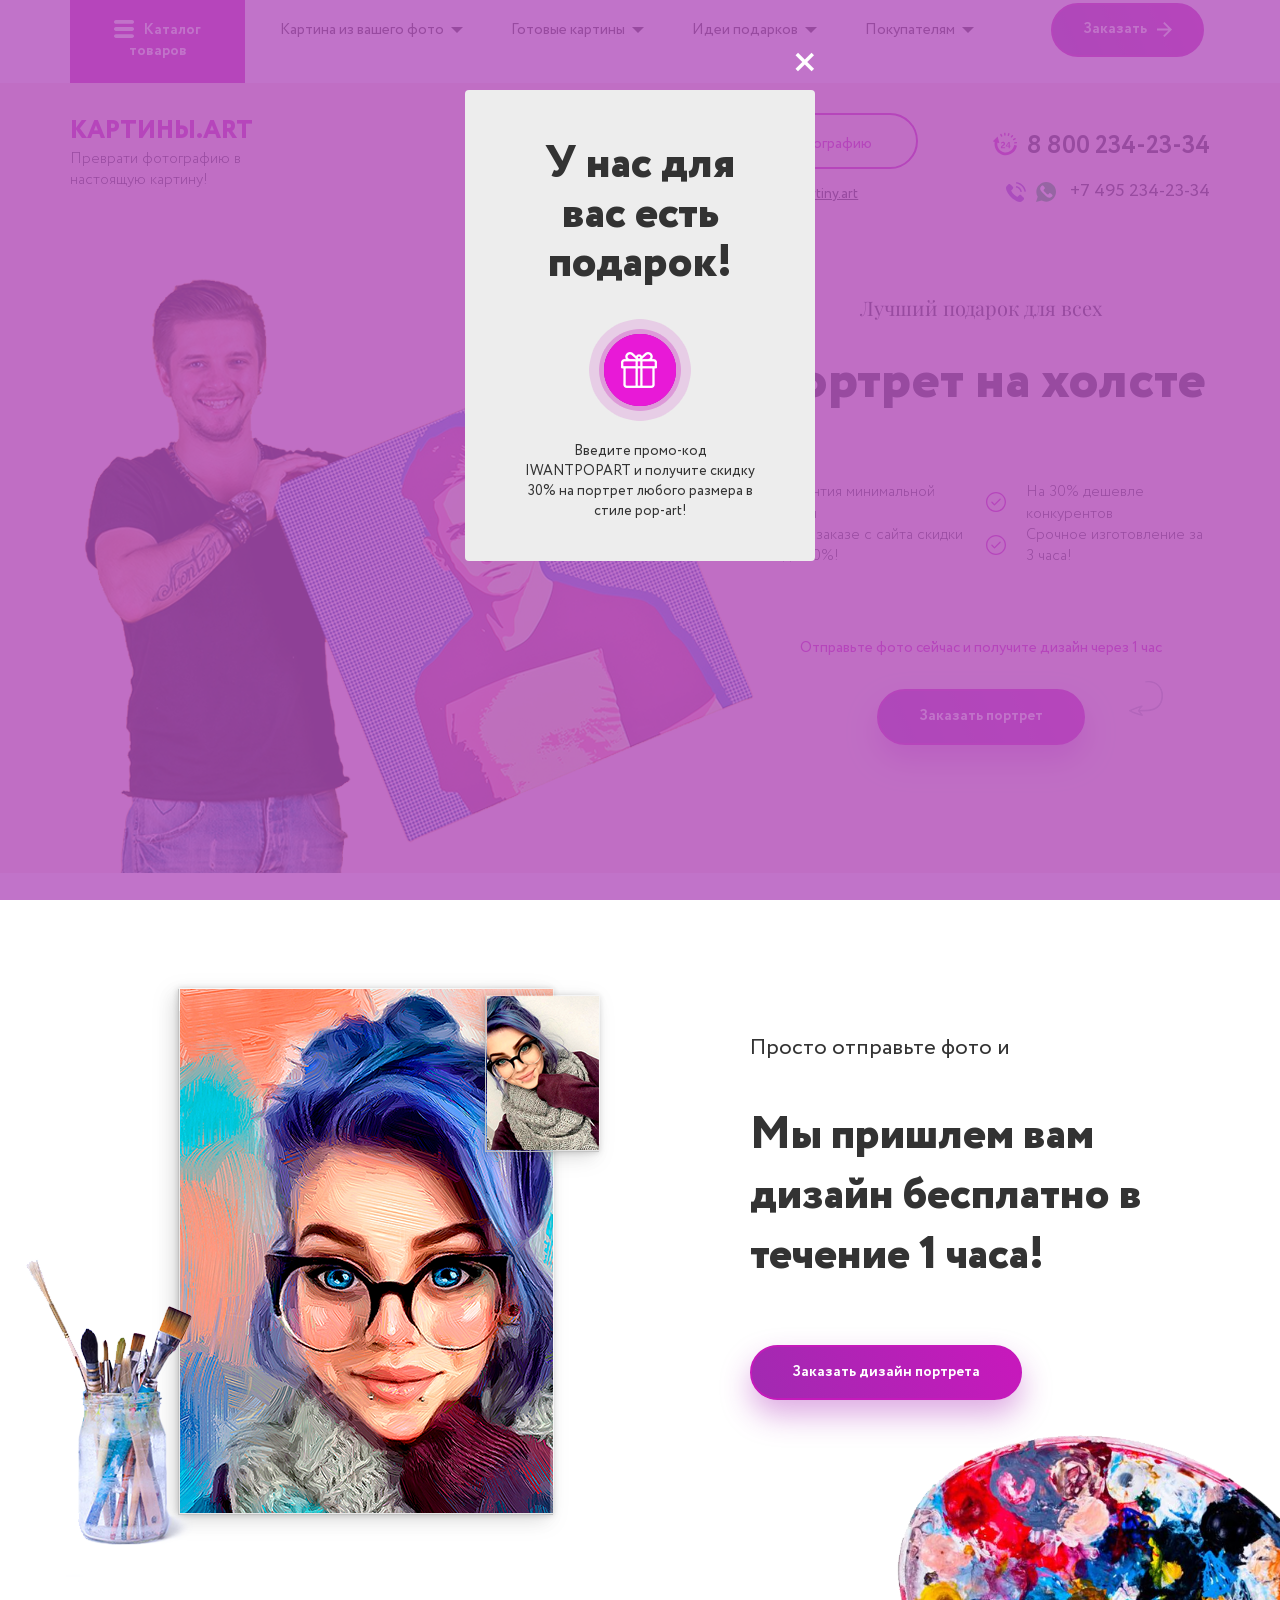
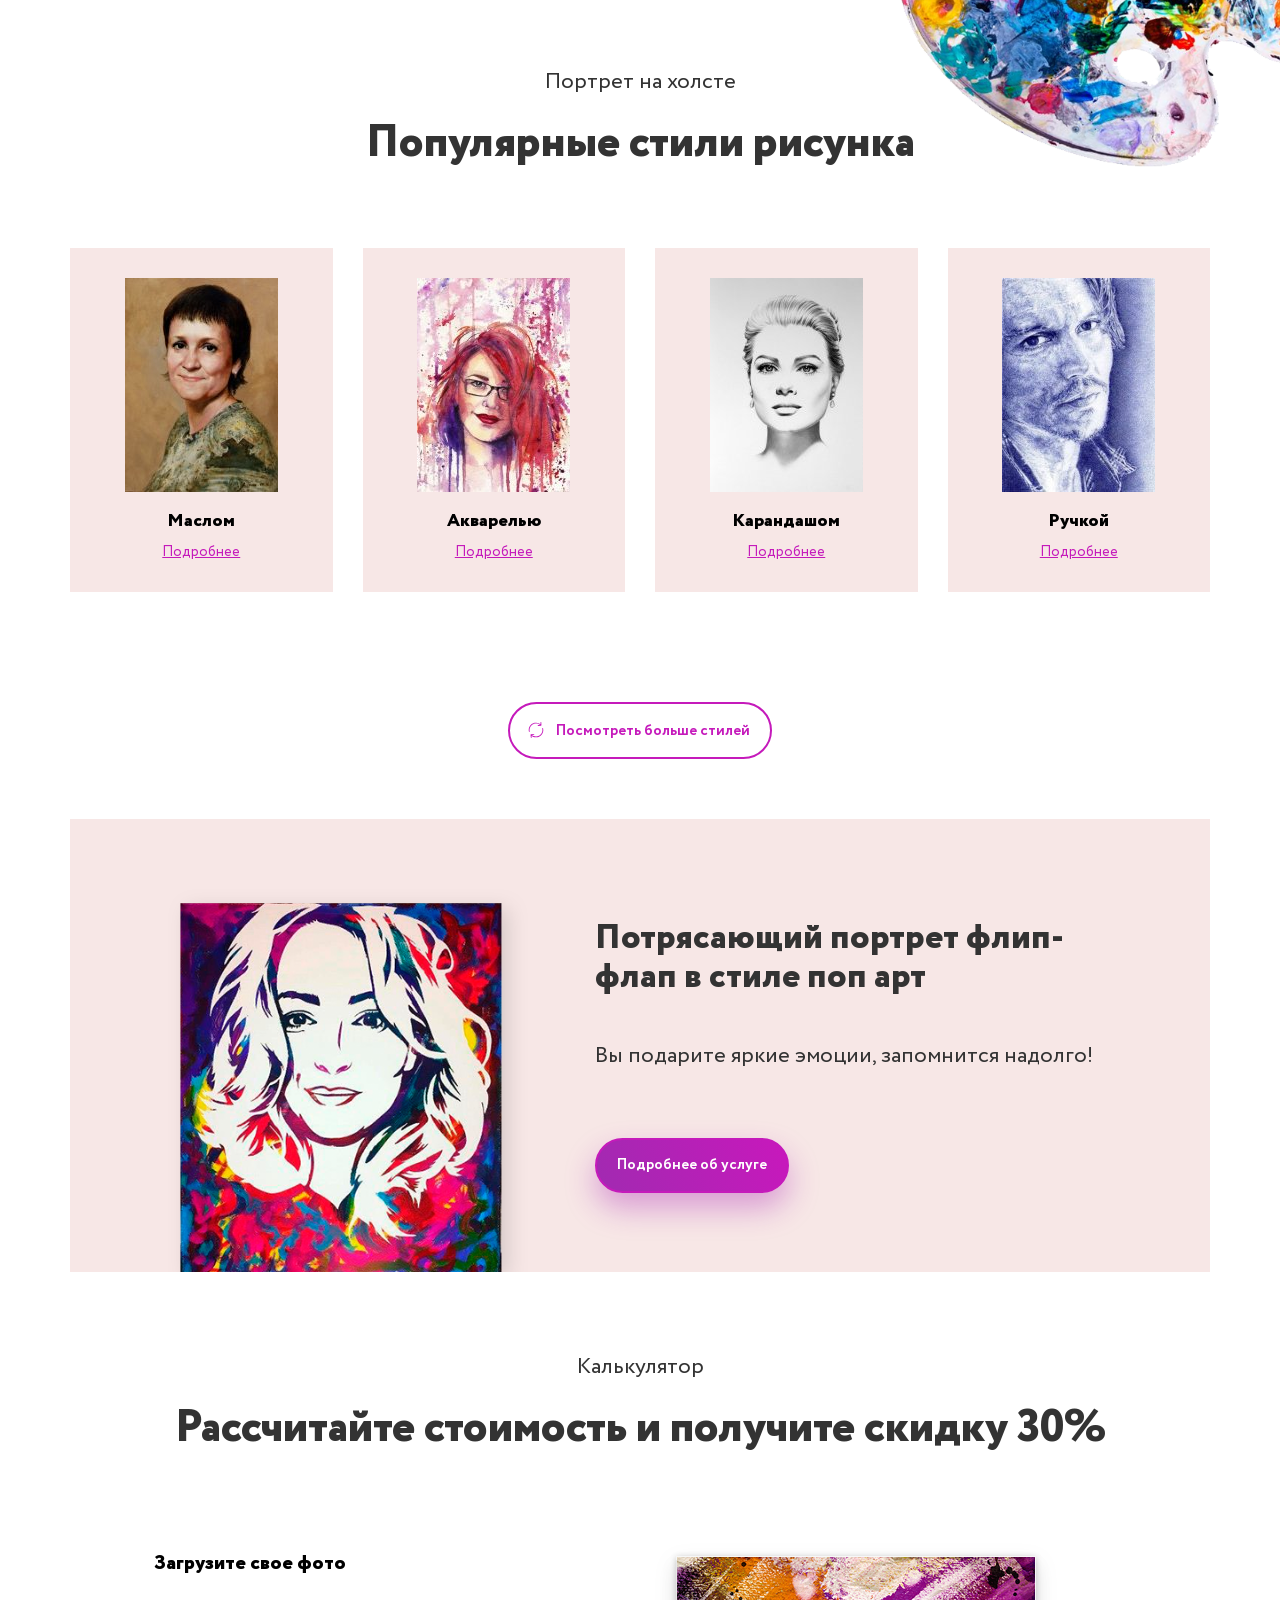
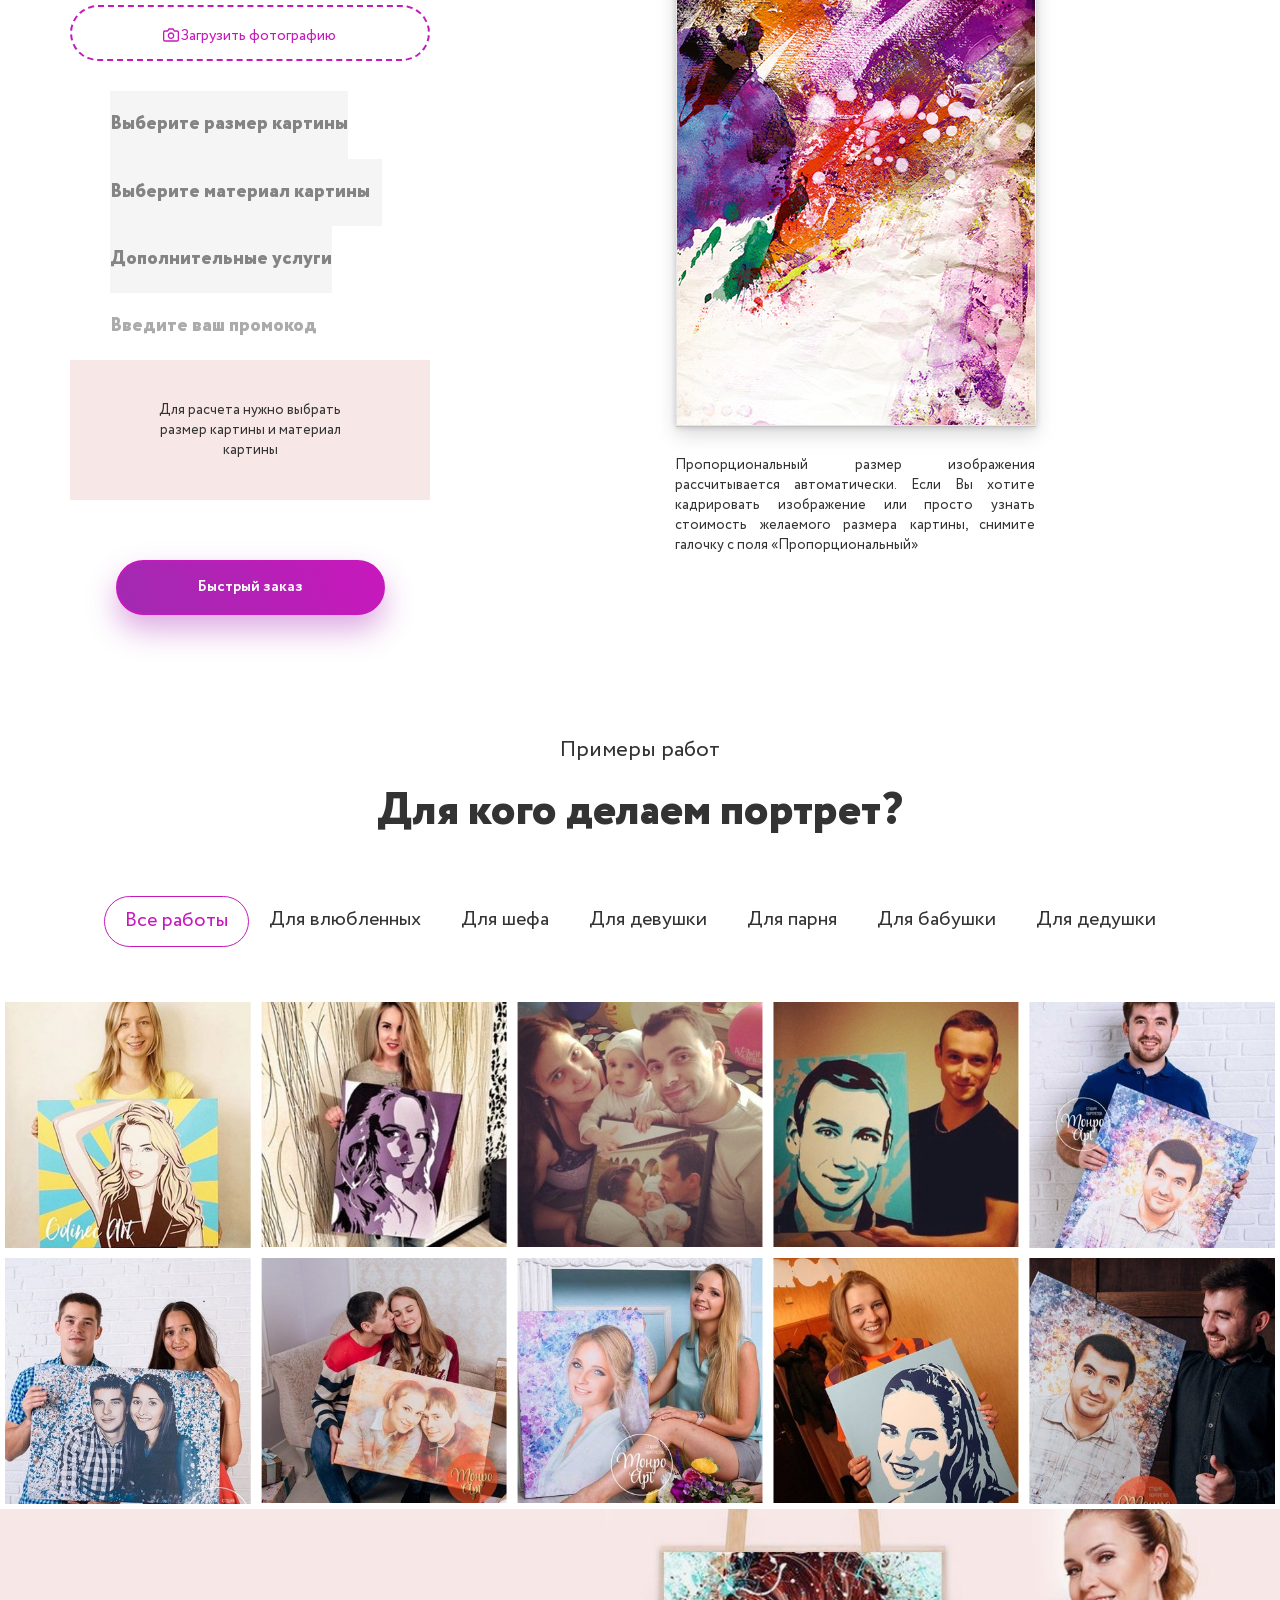
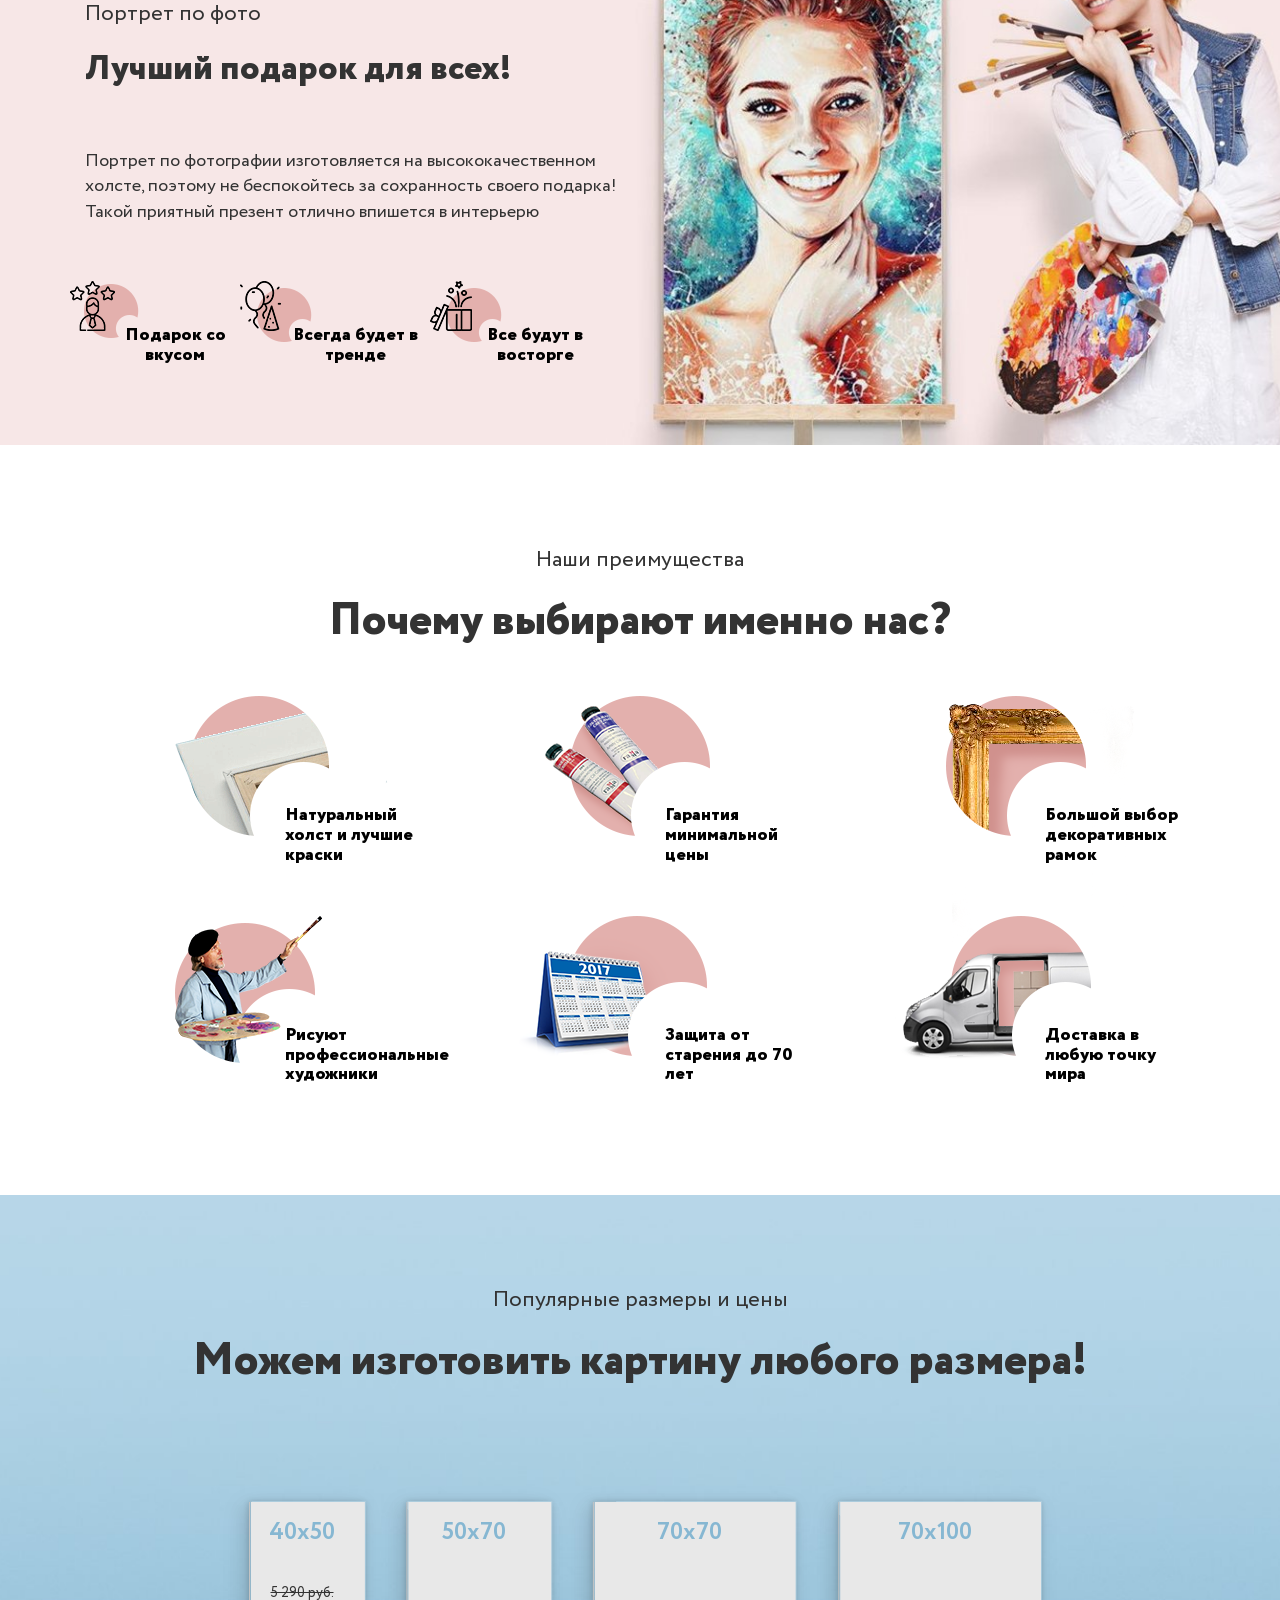
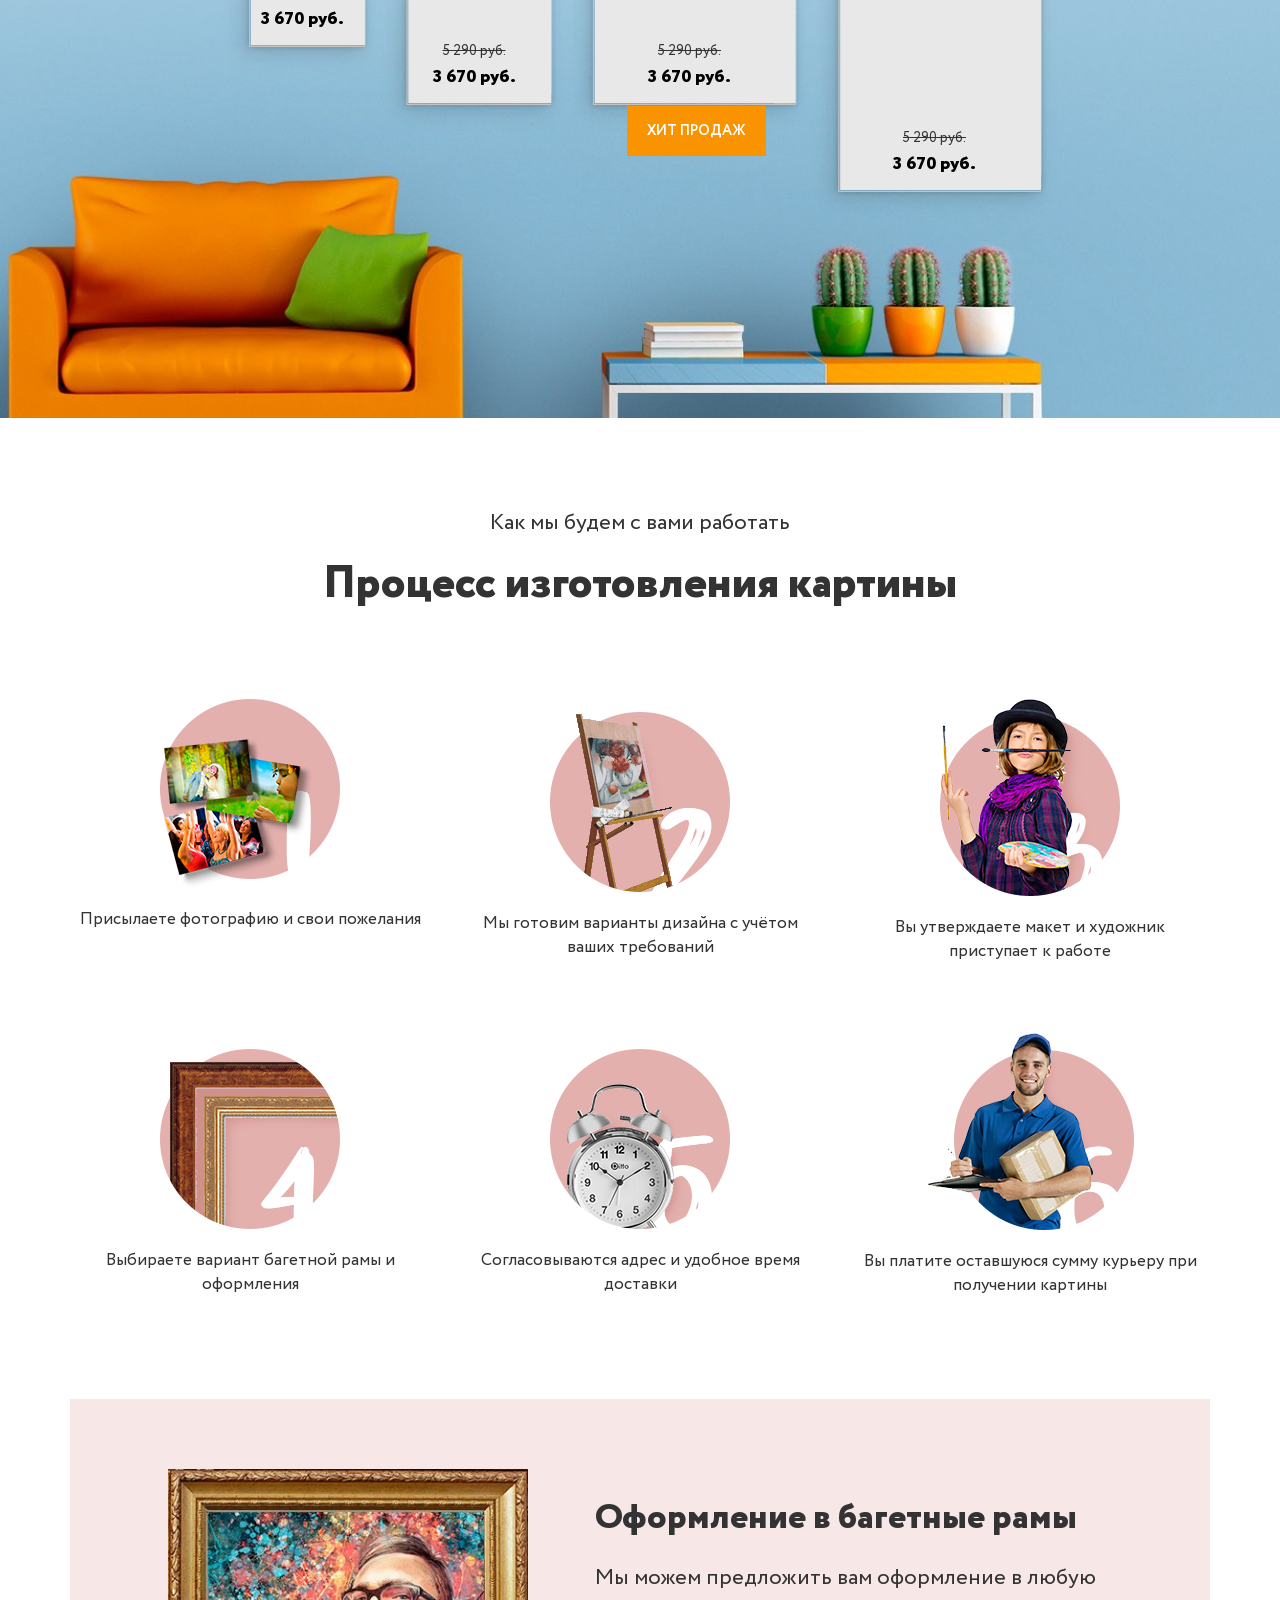
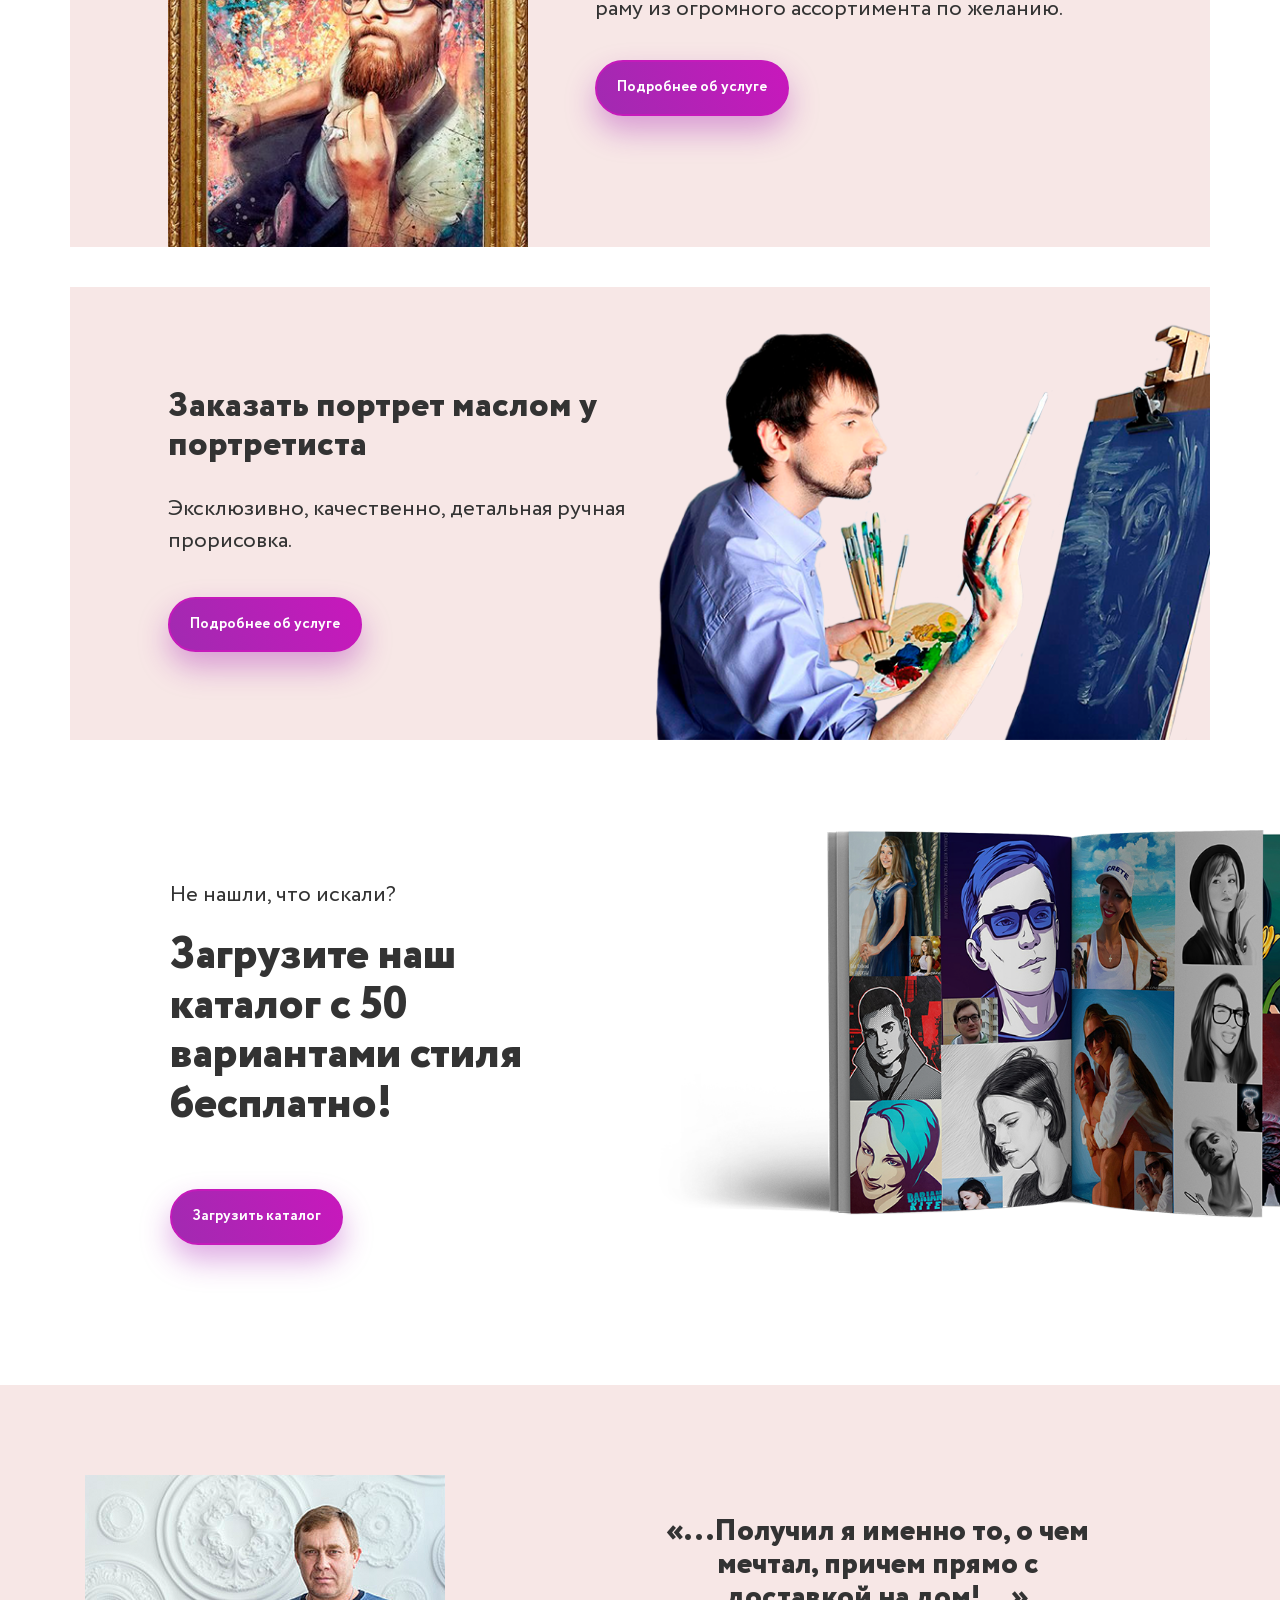
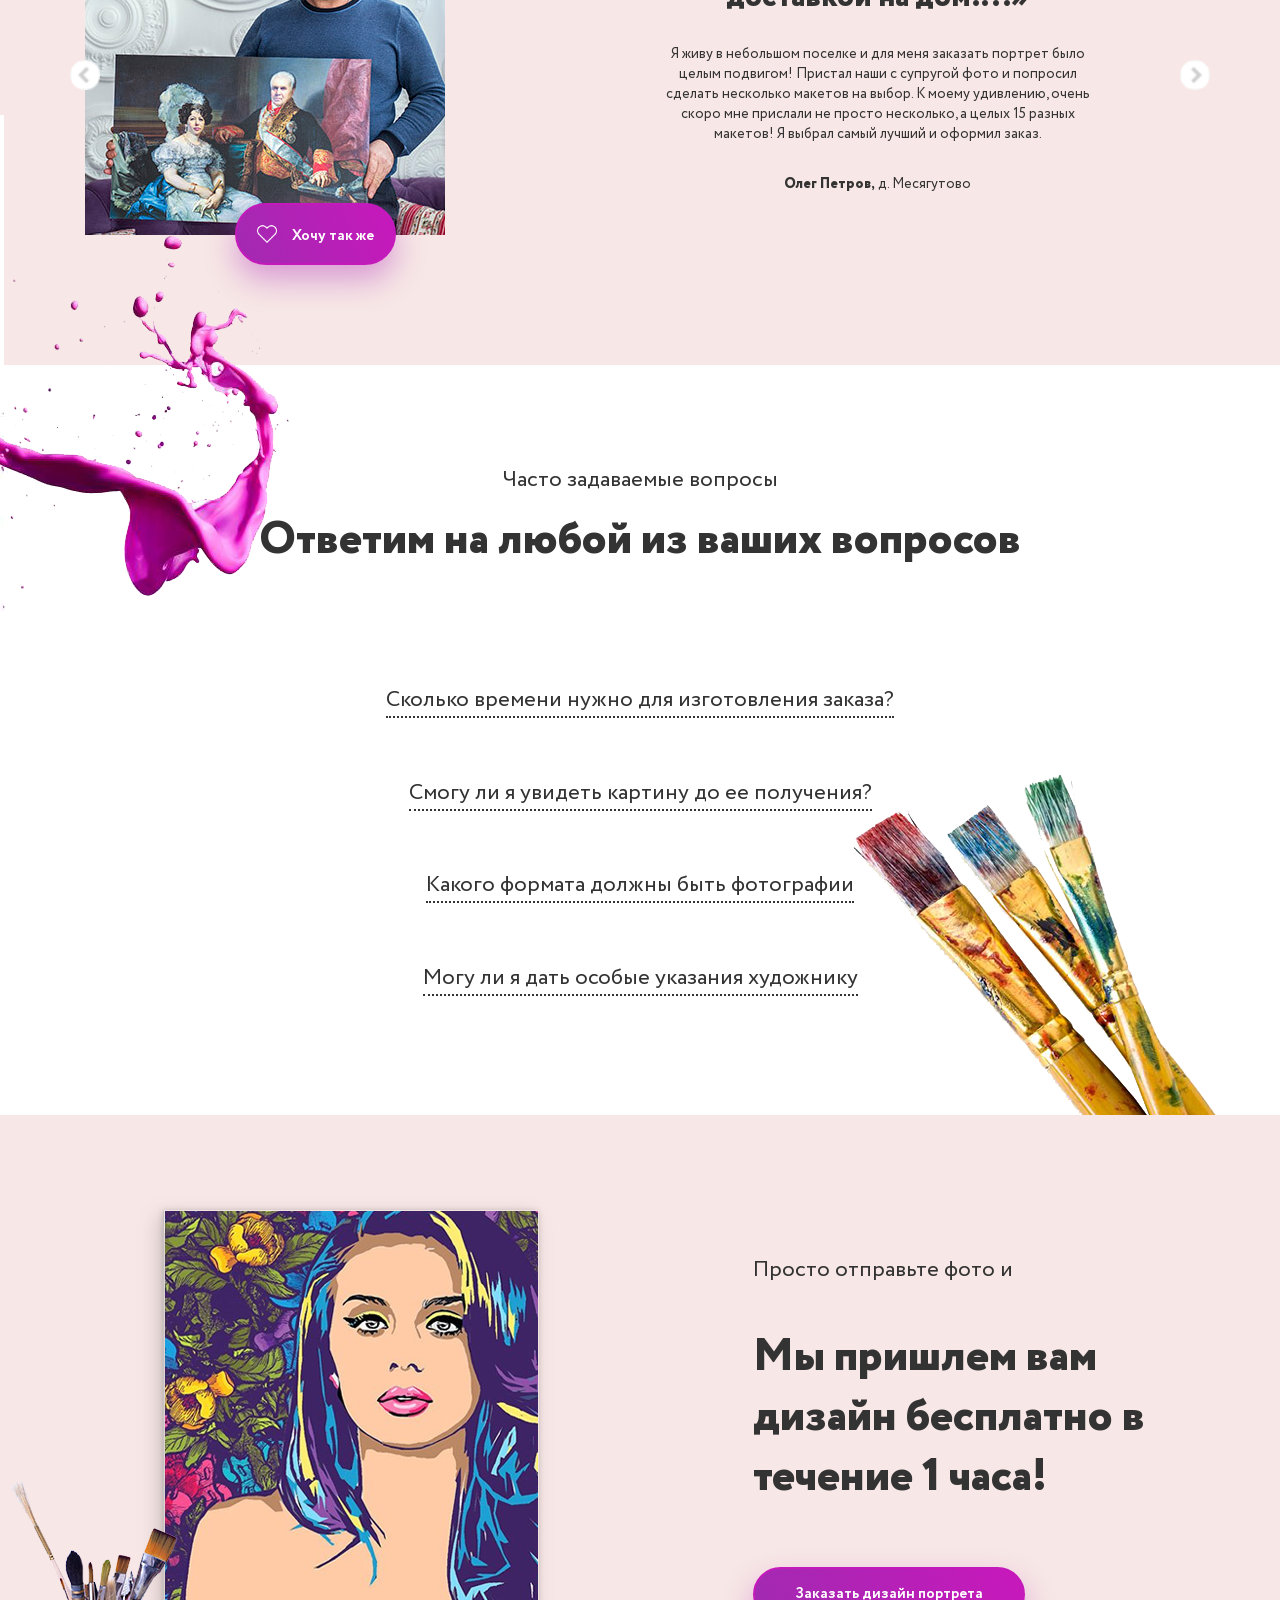
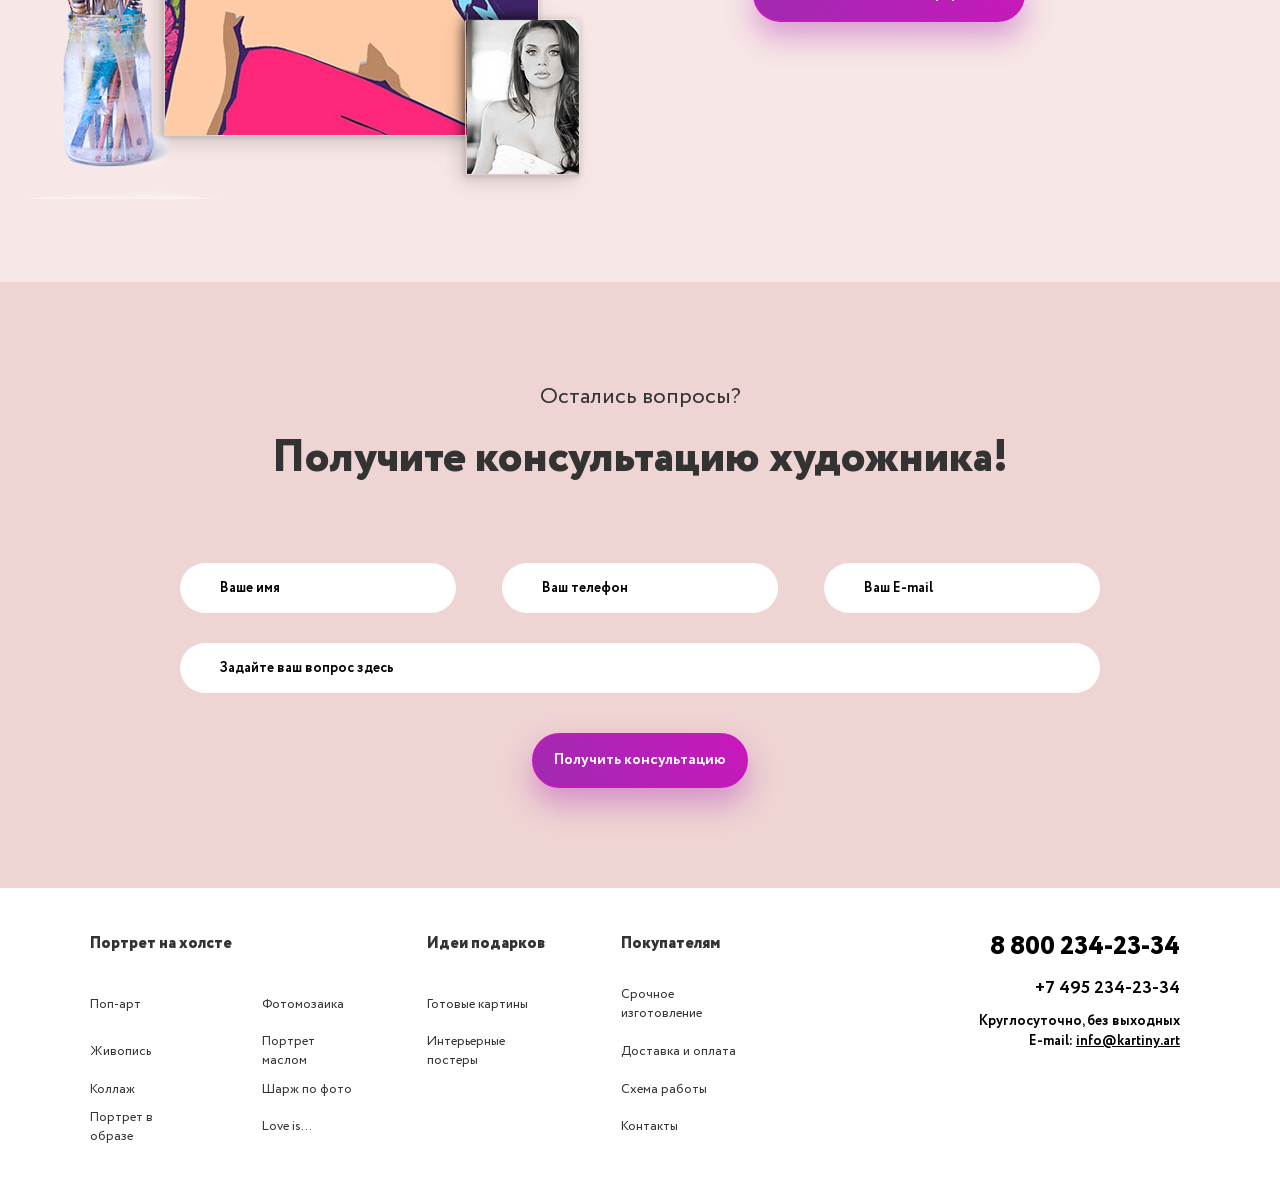
<file: Picture/index.html>
<!DOCTYPE html>
<html lang=ru>

<head>
	<meta charset=UTF-8>
	<meta name=viewport content="width=device-width, initial-scale=1">
	<title>Картины.art - портрет на холсте</title>
	<link rel=stylesheet href=assets/css/bootstrap.css>
	<link rel="stylesheet" href="assets/css/animate.css">
	<link rel=stylesheet href=assets/css/main.css>
</head>

<body>
	<img class="fixed-gift wow pulse infinite" src=assets/img/gift.png alt>
	<header id="up" class=header>
		<div class=container>
			<div class="col-md-2 col-sm-3 col-xs-6">
				<button class=burger>
					<img src=assets/img/burger.svg alt><span>Каталог товаров</span>
				</button>
				<ul class=burger-menu>
					<li>
						<a href="#">Картина из вашего фото</a>
					</li>
					<li>
						<a href="#">Готовые картины</a>
					</li>
					<li>
						<a href="#">Идеи подарков</a>
					</li>
					<li>
						<a href="#">Покупателям</a>
					</li>
				</ul>
			</div>
			<div class="col-md-8 hidden-sm hidden-xs">
				<ul class=header-menu>
					<li>
						<a href="#">Картина из вашего фото</a>
						<ul class="burger-menu header-menu-sub">
							<li><a href=#styles>Фотомозаика</a></li>
							<li><a href=#styles>Шарж по фото</a></li>
							<li><a href=#styles>Love is...</a></li>
						</ul>
					</li>
					<li>
						<a href="#">Готовые картины</a>
						<ul class="burger-menu header-menu-sub">
							<li><a href=#portfolio>Портрет</a></li>
							<li><a href=#portfolio>Живопись</a></li>
							<li><a href=#portfolio>Коллаж</a></li>
						</ul>
					</li>
					<li>
						<a href="#">Идеи подарков</a>
						<ul class="burger-menu header-menu-sub">
							<li><a href=#portfolio>Готовые картины</a></li>
							<li><a href=#portfolio>Интерьерные постеры</a></li>
						</ul>
					</li>
					<li>
						<a href="#">Покупателям</a>
						<ul class="burger-menu header-menu-sub">
							<li><a href=#often-questions>Срочное изготовление</a></li>
							<li><a href=#often-questions>Доставка и оплата</a></li>
							<li><a href=#scheme>Схема работы</a></li>
							<li><a href=#footer>Контакты</a></li>
						</ul>
					</li>
				</ul>
			</div>
			<div class="col-md-2 col-md-offset-0 col-sm-3 col-sm-offset-6 col-xs-6">
				<div class=button-wrap>
					<button class="button button-order button-design">Заказать<img src=assets/img/button-right-arrow.svg
							alt></button>
				</div>
			</div>
		</div>
	</header>
	<main class=main>
		<div class=container>
			<div class=row>
				<div class="col-md-3 col-sm-4 col-xs-5">
					<p class=logo>Картины.art</p>
					<p class=logo-p>Преврати фотографию в настоящую картину!</p>
				</div>
				<div class="col-md-3 col-md-offset-3 col-sm-offset-0 col-sm-4 hidden-xs">
					<div class=file_upload>
						<button type=button>Загрузить фотографию</button>
						<div>Файл не выбран</div>
						<input type=file name=upload>
					</div>
					<p class=email>E-mail: <a href=mailto:info@kartiny.art>info@kartiny.art</a></p>
				</div>
				<div class="col-md-3 col-sm-4 col-xs-7">
					<p class=phone>8 800 234-23-34</p>
					<p class=phone-whatsapp><img class=icons src=assets/img/telephone.svg alt><img class=icons
							src=assets/img/whatsapp.svg alt> +7 495 234-23-34</p>
				</div>
			</div>
			<div class=row>
				<div class=col-md-7>
					<div class=main-slider>
						<div class=main-slider-item>
							<img src=assets/img/main-1.png alt>
						</div>
						<div class=main-slider-item>
							<img src=assets/img/main-2.png alt>
						</div>
					</div>
				</div>
				<div class=col-md-5>
					<p class=p-heading-italic>Лучший подарок для всех</p>
					<h1 class="wow fadeInUp">Портрет на холсте</h1>
					<div class=row>
						<div class="col-md-6 col-md-offset-0 col-sm-6 col-sm-offset-3">
							<p class=main-features><img src=assets/img/checked.svg alt>Гарантия минимальной цены</p>
						</div>
						<div class="col-md-6 col-md-offset-0 col-sm-6 col-sm-offset-3">
							<p class=main-features><img src=assets/img/checked.svg alt>На 30% дешевле конкурентов</p>
						</div>
						<div class="col-md-6 col-md-offset-0 col-sm-6 col-sm-offset-3">
							<p class=main-features><img src=assets/img/checked.svg alt>При заказе с сайта скидки до 30%!</p>
						</div>
						<div class="col-md-6 col-md-offset-0 col-sm-6 col-sm-offset-3">
							<p class=main-features><img src=assets/img/checked.svg alt>Срочное изготовление за 3 часа!</p>
						</div>
					</div>
					<p class=p-button>Отправьте фото сейчас и получите дизайн через 1 час</p>
					<button class="button button-order button-design"><img class=button-order-img src=assets/img/button-arrow.png
							alt>Заказать портрет</button>
				</div>
			</div>
		</div>
	</main>
	<section class=promo>
		<div class=container>
			<div class=col-md-7>
				<img class=promo-img src=assets/img/promo-1.png alt>
			</div>
			<div class=col-md-5>
				<p>Просто отправьте фото и</p>
				<h2 class="wow fadeInUp">Мы пришлем вам дизайн бесплатно в течение 1 часа!</h2>
				<button class="button button-order button-design">Заказать дизайн портрета</button>
			</div>
		</div>
		<img class=palette src=assets/img/palette.png alt>
	</section>
	<section class=styles id=styles>
		<div class=container>
			<p class=p-heading>Портрет на холсте</p>
			<h2>Популярные стили рисунка</h2>
			<div class=row>
				<div class="col-sm-3 col-sm-offset-0 col-xs-10 col-xs-offset-1">
					<div class=styles-block>
						<img src=assets/img/styles-1.jpg alt>
						<h4>Маслом</h4>
						<a href="#">Подробнее</a>
					</div>
				</div>
				<div class="col-sm-3 col-sm-offset-0 col-xs-10 col-xs-offset-1">
					<div class=styles-block>
						<img src=assets/img/styles-2.jpg alt>
						<h4>Акварелью</h4>
						<a href="#">Подробнее</a>
					</div>
				</div>
				<div class="col-sm-3 col-sm-offset-0 col-xs-10 col-xs-offset-1">
					<div class=styles-block>
						<img src=assets/img/styles-3.jpg alt>
						<h4>Карандашом</h4>
						<a href="#">Подробнее</a>
					</div>
				</div>
				<div class="col-sm-3 col-sm-offset-0 col-xs-10 col-xs-offset-1">
					<div class=styles-block>
						<img src=assets/img/styles-4.jpg alt>
						<h4>Ручкой</h4>
						<a href="#">Подробнее</a>
					</div>
				</div>
				<div class="hidden-lg hidden-md hidden-sm hidden-xs styles-2">
					<div class=styles-block>
						<img src=assets/img/styles-5.jpg alt>
						<h4>Пастелью</h4>
						<a href="#">Подробнее</a>
					</div>
				</div>
				<div class="hidden-lg hidden-md hidden-sm hidden-xs styles-2">
					<div class=styles-block>
						<img src=assets/img/styles-6.jpg alt>
						<h4>Поп-арт</h4>
						<a href="#">Подробнее</a>
					</div>
				</div>
				<div class="hidden-lg hidden-md hidden-sm hidden-xs styles-2">
					<div class=styles-block>
						<img src=assets/img/styles-7.png alt>
						<h4>Фотомозаика</h4>
						<a href="#">Подробнее</a>
					</div>
				</div>
				<div class="hidden-lg hidden-md hidden-sm hidden-xs styles-2">
					<div class=styles-block>
						<img src=assets/img/styles-8.jpg alt>
						<h4>Шарж</h4>
						<a href="#">Подробнее</a>
					</div>
				</div>
			</div>
			<button class="button button-transparent button-styles">Посмотреть больше стилей</button>
		</div>
		<img class=paints src=assets/img/paints.png alt>
	</section>
	<section class="card card-1 wow fadeIn">
		<div class=container>
			<div class=card-block>
				<div class=row>
					<div class="col-md-4 col-md-offset-1 col-sm-4 col-sm-offset-1">
						<img src=assets/img/card-1.png alt>
					</div>
					<div class="col-md-5 col-md-offset-1 col-sm-5 col-sm-offset-1">
						<div class=card-block-text>
							<h3>Потрясающий портрет флип-флап в стиле поп арт</h3>
							<p class=p-heading>Вы подарите яркие эмоции, запомнится надолго!</p>
							<button class="button button-order button-consultation  wow zoomIn">Подробнее об услуге</button>
						</div>
					</div>
				</div>
			</div>
		</div>
	</section>
	<section class=calc>
		<div class=container>
			<p class=p-heading>Калькулятор</p>
			<h2>Рассчитайте стоимость и получите скидку 30%</h2>
			<div class=row>
				<div class="col-md-4 col-offset-1">
					<form class=form action=# method=POST enctype=multipart/form-data data-calc="true">
						<h4>Загрузите свое фото</h4>
						<div class=file_upload>
							<button type=button>Загрузить фотографию</button>
							<div>Файл не выбран</div>
							<input type=file name=upload multiple accept="image/*">
						</div>
						<select id=size>
							<option value>Выберите размер картины</option>
							<option value="500">40x50</option>
							<option value="1500">50x70</option>
							<option value="2000">70x70</option>
							<option value="2500">70x100</option>
						</select>
						<select id=material>
							<option value>Выберите материал картины</option>
							<option value="1"
								title="Изящный, позволяет легко создавать текстуру, подходит для декоративных картин маслом.">
								Холст из волокна</option>
							<option value="1.2"
								title="Достаточно грубый и создает ощущение реальности, подходит для классических пейзажей, натюрмортов и портретов.">
								Льняной холст</option>
							<option value="1.5" title="Изящный, подходит для всех типов реалистичных портретов.">Холст из натурального
								хлопка
							</option>
						</select>
						<select id=options>
							<option value="0">Дополнительные услуги</option>
							<option value="1000">Покрытие арт-гелем</option>
							<option value="2000">Экспресс-изготовление</option>
							<option value="500">Доставка готовых работ </option>
						</select>
						<input type="text" class="promocode" placeholder="Введите ваш промокод">
						<div class=calc-price>Для расчета нужно выбрать размер картины и материал картины</div>
						<button class="button button-order">Быстрый заказ</button>
					</form>
				</div>
				<div class="col-md-4 col-md-offset-2 hidden-sm hidden-xs">
					<img src=assets/img/calc-1.png alt>
					<p class=calc-text>Пропорциональный размер изображения рассчитывается автоматически. Если Вы хотите
						кадрировать изображение или просто узнать стоимость желаемого размера картины, снимите галочку с поля
						«Пропорциональный»</p>
				</div>
			</div>
		</div>
	</section>
	<section class=portfolio id=portfolio>
		<div class=container>
			<div class=p-heading>Примеры работ</div>
			<h2>Для кого делаем портрет?</h2>
			<ul class=portfolio-menu>
				<li class="all active">Все работы</li>
				<li class=lovers>Для влюбленных</li>
				<li class=chef>Для шефа</li>
				<li class=girl>Для девушки</li>
				<li class=guy>Для парня</li>
				<li class=grandmother>Для бабушки</li>
				<li class=granddad>Для дедушки</li>
			</ul>
		</div>
		<div class=portfolio-wrapper>
			<div class="portfolio-block all girl">
				<img src=assets/img/portfolio-1.jpg alt>
			</div>
			<div class="portfolio-block all girl">
				<img src=assets/img/portfolio-2.jpg alt>
			</div>
			<div class="portfolio-block all lovers">
				<img src=assets/img/portfolio-3.jpg alt>
			</div>
			<div class="portfolio-block all guy">
				<img src=assets/img/portfolio-4.jpg alt>
			</div>
			<div class="portfolio-block all chef">
				<img src=assets/img/portfolio-5.jpg alt>
			</div>
			<div class="portfolio-block all lovers">
				<img src=assets/img/portfolio-6.jpg alt>
			</div>
			<div class="portfolio-block all lovers">
				<img src=assets/img/portfolio-7.jpg alt>
			</div>
			<div class="portfolio-block all girl">
				<img src=assets/img/portfolio-8.jpg alt>
			</div>
			<div class="portfolio-block all girl">
				<img src=assets/img/portfolio-9.jpg alt>
			</div>
			<div class="portfolio-block all chef">
				<img src=assets/img/portfolio-10.jpg alt>
			</div>
		</div>
		<div class=container>
			<p class=portfolio-no>Таких портретов мы еще не делали, хотите быть первыми?</p>
		</div>
	</section>
	<section class=gift>
		<div class=container>
			<div class=col-md-6>
				<p class=p-heading>Портрет по фото</p>
				<h3>Лучший подарок для всех!</h3>
				<p class=gift-text>Портрет по фотографии изготовляется на высококачественном холсте, поэтому не беспокойтесь за
					сохранность своего подарка! Такой приятный презент отлично впишется в интерьерю</p>
				<div class=gift-features>
					<div class=col-sm-4>
						<h4 class="wow swing" data-wow-delay="0.2s"><img class=gift-img-1 src=assets/img/gift-1.png alt>Подарок со
							вкусом</h4>
					</div>
					<div class=col-sm-4>
						<h4 class="wow swing" data-wow-delay="0.4s"><img class=gift-img-2 src=assets/img/gift-2.png alt>Всегда будет
							в тренде</h4>
					</div>
					<div class=col-sm-4>
						<h4 class="wow swing" data-wow-delay="0.6s"><img class=gift-img-3 src=assets/img/gift-3.png alt>Все будут в
							восторге</h4>
					</div>
				</div>
			</div>
		</div>
	</section>
	<section class=features>
		<div class=container>
			<p class=p-heading>Наши преимущества</p>
			<h2>Почему выбирают именно нас?</h2>
			<div class="col-md-4 col-sm-6 wow rotateIn" data-wow-delay="0.1s">
				<h4><img class=features-img-1 src=assets/img/features-1.png alt>Натуральный холст и лучшие краски</h4>
			</div>
			<div class="col-md-4 col-sm-6  wow rotateIn" data-wow-delay="0.2s">
				<h4><img class=features-img-2 src=assets/img/features-2.png alt>Гарантия минимальной цены</h4>
			</div>
			<div class="col-md-4 col-sm-6  wow rotateIn" data-wow-delay="0.3s">
				<h4><img class=features-img-3 src=assets/img/features-3.png alt>Большой выбор декоративных рамок</h4>
			</div>
			<div class="col-md-4 col-sm-6  wow rotateIn" data-wow-delay="0.4s">
				<h4><img class=features-img-4 src=assets/img/features-4.png alt>Рисуют профессиональные художники</h4>
			</div>
			<div class="col-md-4 col-sm-6  wow rotateIn" data-wow-delay="0.5s">
				<h4><img class=features-img-5 src=assets/img/features-5.png alt>Защита от старения до 70 лет</h4>
			</div>
			<div class="col-md-4 col-sm-6  wow rotateIn" data-wow-delay="0.6s">
				<h4><img class=features-img-6 src=assets/img/features-6.png alt>Доставка в любую точку мира</h4>
			</div>
		</div>
	</section>
	<section class=sizes>
		<div class=container>
			<div class=p-heading>Популярные размеры и цены</div>
			<h2>Можем изготовить картину любого размера!</h2>
			<div class="col-md-10 col-md-offset-1 col-xs-12 col-xs-offset-0">
				<div class=sizes-wrapper>
					<div class=sizes-block>
						<img class=size-1 src=assets/img/sizes-1.png alt>
						<p class=size>40x50</p>
						<p class=starting-price>5 290 руб.</p>
						<p class=final-price>3 670 руб.</p>
					</div>
					<div class=sizes-block>
						<img class=size-2 src=assets/img/sizes-2.png alt>
						<p class=size>50x70</p>
						<p class=starting-price>5 290 руб.</p>
						<p class=final-price>3 670 руб.</p>
					</div>
					<div class=sizes-block>
						<img class=size-3 src=assets/img/sizes-3.png alt>
						<p class=size>70x70</p>
						<p class=starting-price>5 290 руб.</p>
						<p class=final-price>3 670 руб.</p>
						<p class=sizes-hit>Хит продаж</p>
					</div>
					<div class=sizes-block>
						<img class=size-4 src=assets/img/sizes-4.png alt>
						<p class=size>70x100</p>
						<p class=starting-price>5 290 руб.</p>
						<p class=final-price>3 670 руб.</p>
					</div>
				</div>
			</div>
		</div>
	</section>
	<section class=scheme id=scheme>
		<div class=container>
			<p class=p-heading>Как мы будем с вами работать</p>
			<h2>Процесс изготовления картины</h2>
			<div class=row>
				<div class="col-md-4 col-sm-6 col-xs-12">
					<div class=scheme-block>
						<img src=assets/img/scheme-1.png alt>
						<p>Присылаете фотографию и свои пожелания</p>
					</div>
				</div>
				<div class="col-md-4 col-sm-6 col-xs-12">
					<div class=scheme-block style="position: relative; top: 1.3rem;">
						<img src=assets/img/scheme-2.png alt>
						<p>Мы готовим варианты дизайна с учётом ваших требований</p>
					</div>
				</div>
				<div class="col-md-4 col-sm-6 col-xs-12">
					<div class=scheme-block>
						<img src=assets/img/scheme-3.png alt>
						<p>Вы утверждаете макет и художник приступает к работе</p>
					</div>
				</div>
				<div class="col-md-4 col-sm-6 col-xs-12">
					<div class=scheme-block>
						<img src=assets/img/scheme-4.png alt>
						<p>Выбираете вариант багетной рамы и оформления</p>
					</div>
				</div>
				<div class="col-md-4 col-sm-6 col-xs-12">
					<div class=scheme-block>
						<img src=assets/img/scheme-5.png alt>
						<p>Согласовываются адрес и удобное время доставки</p>
					</div>
				</div>
				<div class="col-md-4 col-sm-6 col-xs-12">
					<div class=scheme-block style="position: relative; top: -1.6rem;">
						<img src=assets/img/scheme-6.png alt>
						<p>Вы платите оставшуюся сумму курьеру при получении картины</p>
					</div>
				</div>
			</div>
		</div>
	</section>
	<section class="card card-2 wow fadeIn">
		<div class=container>
			<div class=card-block>
				<div class=row>
					<div class="col-md-4 col-md-offset-1 col-sm-4 col-sm-offset-1">
						<img src=assets/img/card-2.jpg alt>
					</div>
					<div class="col-md-5 col-md-offset-1 col-sm-5 col-sm-offset-1">
						<div class=card-block-text>
							<h3>Оформление в багетные рамы</h3>
							<p class=p-heading>Мы можем предложить вам оформление в любую раму из огромного ассортимента по желанию.
							</p>
							<button class="button button-order button-consultation wow zoomIn">Подробнее об услуге</button>
						</div>
					</div>
				</div>
			</div>
		</div>
	</section>
	<section class="card card-3 wow fadeIn">
		<div class=container>
			<div class=card-block>
				<div class=row>
					<div class="col-md-5 col-md-offset-1 col-sm-5 col-sm-offset-1">
						<div class=card-block-text>
							<h3>Заказать портрет маслом у портретиста</h3>
							<p class=p-heading>Эксклюзивно, качественно, детальная ручная прорисовка.</p>
							<button class="button button-order button-consultation zoomIn">Подробнее об услуге</button>
						</div>
					</div>
					<div class="col-md-6 col-sm-6">
						<img src=assets/img/card-3.png alt>
					</div>
				</div>
			</div>
		</div>
	</section>
	<section class=promo-2>
		<div class=container>
			<div class=row>
				<div class=col-md-5>
					<div class=promo-2-block>
						<p class=p-heading>Не нашли, что искали?</p>
						<h2 class="wow fadeInUp">Загрузите наш каталог с 50 вариантами стиля бесплатно!</h2>
						<button class="button button-order">Загрузить каталог</button>
					</div>
				</div>
				<div class=col-md-7><img src=assets/img/promo-2.png alt></div>
			</div>
		</div>
	</section>
	<div class=feedback>
		<div class=container>
			<div class=feedback-slider style="position:relative; height: 400px;">
				<button class="main-slider-btn main-prev-btn">
					<img src="assets/img/left-arr.png" alt="left">
				</button>
				<button class="main-slider-btn main-next-btn">
					<img src="assets/img/right-arr.png" alt="right">
				</button>
				<div class=feedback-slider-item>
					<div class=col-sm-5>
						<div class=feedback-block>
							<img src=assets/img/feedback-1.png alt>
							<button class="button button-order button-design">Хочу так же</button>
						</div>
					</div>
					<div class="col-sm-5 col-sm-offset-1">
						<p class=feedback-heading>«...Получил я именно то, о чем мечтал, причем прямо с доставкой на дом!...»</p>
						<p class=feedback-text>Я живу в небольшом поселке и для меня заказать портрет было целым подвигом! Пристал
							наши с супругой фото и попросил сделать несколько макетов на выбор. К моему удивлению, очень скоро мне
							прислали не просто несколько, а целых 15 разных макетов! Я выбрал самый лучший и оформил заказ.</p>
						<p class=feedback-signature><span>Олег Петров,</span> д. Месягутово</p>
					</div>
				</div>
				<div class=feedback-slider-item>
					<div class=col-sm-5>
						<div class=feedback-block>
							<img src=assets/img/feedback-2.jpg alt>
							<button class="button button-order button-design">Хочу так же</button>
						</div>
					</div>
					<div class="col-sm-5 col-sm-offset-1">
						<p class=feedback-heading>«...Я в восторге! Не думала, что портрет может быть настолько красивым!...»</p>
						<p class=feedback-text>Подруге муж подарил портрет, и мне тоже захотелось заказать. Из всех макетов этот
							сразу запал в душу! И отлично вписывется в интерьер моей гостинной. Теперь он висит тут на почетном месте,
							и я каждый раз любую им. Всем моим родным тоже очень понравился!</p>
						<p class=feedback-signature><span>Ирина Антонова,</span> г. Кисловодск</p>
					</div>
				</div>
				<div class=feedback-slider-item>
					<div class=col-sm-5>
						<div class=feedback-block>
							<img src=assets/img/feedback-3.jpg alt>
							<button class="button button-order button-design">Хочу так же</button>
						</div>
					</div>
					<div class="col-sm-5 col-sm-offset-1">
						<p class=feedback-heading>«...Неожиданный подарок на день рождения от друзей...»</p>
						<p class=feedback-text>Хочу поделиться впечатлениями от полученного вчера подарка. Классная работа,
							выполненная, натуральными красками! Я как человек педантичный, люблю мелочи, для меня они очень важны, и
							здесь они прикольно сделаны – часы нарисовали, свитерок мой любимый, маечка с резиночкой. Очень позитивный
							шарж, сделанный по моей фотографии.</p>
						<p class=feedback-signature><span>Нарек Маргарян,</span> г. Великие Луки</p>
					</div>
				</div>
			</div>
		</div>
	</div>
	<section class=often-questions id=often-questions>
		<div class=container>
			<img class=spirt src=assets/img/spirt.png alt>
			<p class=p-heading>Часто задаваемые вопросы</p>
			<h2>Ответим на любой из ваших вопросов</h2>
			<div id=accordion>
				<p class="accordion-heading col-md-8 col-md-offset-2"><span>Сколько времени нужно для изготовления
						заказа?</span></p>
				<div class="col-md-8 col-md-offset-2 accordion-block">
					<p>
						Время выполнения заказа зависит от трех факторов: сложности картины, стиля написания и размера. Среднее
						время выполнения заказа составляет 7 дней без учета времени на доставку. В ряде случаев по желанию заказчика
						можно уменьшить срок до 5 дней.<br><br>Примечание: Если Вы решите что-то изменить в картине, внести
						коррективы - это может занять дополнительное время, которое не учитывается при оговоренном сроке выполнения.
					</p>
				</div>
				<p class="accordion-heading col-md-8 col-md-offset-2"><span>Смогу ли я увидеть картину до ее получения?</span>
				</p>
				<div class="col-md-8 col-md-offset-2 accordion-block">
					<p>
						Да. По готовности, мы отправляем по электронной почте цифровое фото Вашей картины, для того, чтобы Вы
						смогли, при необходимости внести свои корректировки и пожелания, если таковые будут. Вы также сможете
						увидеть картину "вживую" в нашем салоне. Сообщите об этом Вашему менеджеру.
					</p>
				</div>
				<p class="accordion-heading col-md-8 col-md-offset-2"><span>Какого формата должны быть фотографии</span></p>
				<div class="col-md-8 col-md-offset-2 accordion-block">
					<p>
						Мы работаем со всеми известными форматами изображений! Через сайт вы можете загрузить JPEG, TIFF, PNG
						размером до 50 мегабайт. Вы должны обладать авторскими правами или иметь разрешение на использование
						изображения. Если у Вас другой формат изображения (RAW, PDF), то вы можете воспользоваться FTP загрузчиком.
						Если вы хотите сделать фото из бумажной фотографии (не цифровой), пришлите его нам, мы отсканируем,
						обработаем и вернем фото вместе с вашим заказом!
					</p>
				</div>
				<p class="accordion-heading col-md-8 col-md-offset-2"><span>Могу ли я дать особые указания художнику</span></p>
				<div class="col-md-8 col-md-offset-2 accordion-block">
					<p>
						Когда вы размещаете свой заказ на сайте, вы можете добавить свои комментарии в специальном текстовом поле.
						Вы также можете: объединить объекты с разных фото в одно или удалить объекты с фото, можете поменять задний
						фон, поменять одежду, наряды, сделать цветную картину с черно-белого фото, а также заказать картину с
						поврежденного или старого фото.
					</p>
				</div>
			</div>
			<img class=brushes src=assets/img/brushes.png alt>
		</div>
	</section>
	<section class="promo promo-3">
		<div class=container>
			<div class=row>
				<div class=col-md-7>
					<img class=promo-img src=assets/img/promo-3.png alt>
				</div>
				<div class=col-md-5>
					<p>Просто отправьте фото и</p>
					<h2 class="wow fadeInUp">Мы пришлем вам дизайн бесплатно в течение 1 часа!</h2>
					<button class="button button-order button-design">Заказать дизайн портрета</button>
				</div>
			</div>
		</div>
	</section>
	<section class=consultation>
		<div class=container>
			<p class=p-heading>Остались вопросы?</p>
			<h2>Получите консультацию художника!</h2>
			<div class="col-md-10 col-md-offset-1">
				<form action=# method=POST>
					<div class=input-wrapper>
						<input type=text name=name placeholder="Ваше имя" required>
						<input type=text name=phone placeholder="Ваш телефон" required>
						<input type=text name=email placeholder="Ваш E-mail">
						<input class=input-text name=message type=text placeholder="Задайте ваш вопрос здесь" required>
					</div>
					<button class="button button-order">Получить консультацию</button>
				</form>
			</div>
		</div>
	</section>
	<footer class=footer id=footer>
		<div class=container>
			<div class="col-md-8 hidden-sm hidden-xs">
				<table>
					<tr>
						<th colspan=2>Портрет на холсте</th>
						<th>Идеи подарков</th>
						<th>Покупателям</th>
					</tr>
					<tr>
						<td>Поп-арт</td>
						<td>Фотомозаика</td>
						<td>Готовые картины</td>
						<td>Срочное изготовление</td>
					</tr>
					<tr>
						<td>Живопись</td>
						<td>Портрет маслом</td>
						<td>Интерьерные постеры</td>
						<td>Доставка и оплата</td>
					</tr>
					<tr>
						<td>Коллаж</td>
						<td>Шарж по фото</td>
						<td></td>
						<td>Схема работы</td>
					</tr>
					<tr>
						<td>Портрет в образе</td>
						<td>Love is...</td>
						<td></td>
						<td>Контакты</td>
					</tr>
				</table>
			</div>
			<div class="col-md-3 col-md-offset-1 col-sm-12">
				<div class="col-md-12 col-sm-4 col-xs-12">
					<p class=phone>8 800 234-23-34</p>
				</div>
				<div class="col-md-12 col-sm-4 col-xs-12">
					<p class=phone-whatsapp>+7 495 234-23-34</p>
				</div>
				<div class="col-md-12 col-sm-4 col-xs-12">
					<p>Круглосуточно, без выходных</p>
				</div>
				<div class=col-md-12>
					<p>E-mail: <a href=mailto:info@kartiny.art>info@kartiny.art</a></p>
				</div>
			</div>
		</div>
	</footer>
	<div class=popup-consultation data-modal>
		<div class=popup-dialog>
			<div class=popup-content>
				<button class=popup-close>&times;</button>
				<h4>Остались вопросы? Закажите обратный звонок</h4>
				<div class=main-form>
					<form class=form action=# method=POST>
						<input type=text name=name placeholder="Ваше имя" required>
						<input type=text name=phone placeholder="Ваш телефон" required>
						<button class="button button-order">Получить консультацию</button>
					</form>
				</div>
			</div>
		</div>
	</div>
	<div class="popup-gift" data-modal>
		<div class=popup-dialog>
			<div class=popup-content>
				<button class=popup-close>&times;</button>
				<h2>У нас для вас есть подарок!</h2>
				<img src="assets/img/gift.png" alt="">
				<p>Введите промо-код IWANTPOPART и получите скидку 30% на портрет любого размера в стиле pop-art!</p>
			</div>
		</div>
	</div>
	<div class=popup-design data-modal>
		<div class=popup-dialog>
			<div class=popup-content>
				<button class=popup-close>&times;</button>
				<form action=# enctype=multipart/form-data>
					<h4>Заказать дизайн портрета</h4>
					<div class=file_upload>
						<button type=button>Загрузить фотографию</button>
						<div>Файл не выбран</div>
						<input type=file name=upload>
					</div>
					<div class=main-form>
						<div class=form>
							<input type=text name=name placeholder="Ваше имя" required>
							<input type=text name=phone placeholder="Ваш телефон" required>
							<input type=text name=email placeholder="Ваш e-mail">
							<textarea name=message placeholder=Комментарий rows=2></textarea>
							<button class="button button-order">Отправить дизайнеру</button>
						</div>
					</div>
				</form>
			</div>
		</div>
	</div>
	<a href="#up" class="pageup">
    <svg class="up" viewBox="0 0 26 26" fill="#fff" xmlns="http://www.w3.org/2000/svg">
        <path fill-rule="evenodd" clip-rule="evenodd" d="M26 0H0V26H26V0ZM4.6593 17.7519L13.1233 10.33L21.5873 17.7519L22.9059 16.2481L13.7826 8.24813L13.1233 7.67L12.464 8.24813L3.3407 16.2481L4.6593 17.7519Z" fill="black"/>
    </svg>
	</a>
	<script src="script.js"></script>
</body>

</html>
</file>
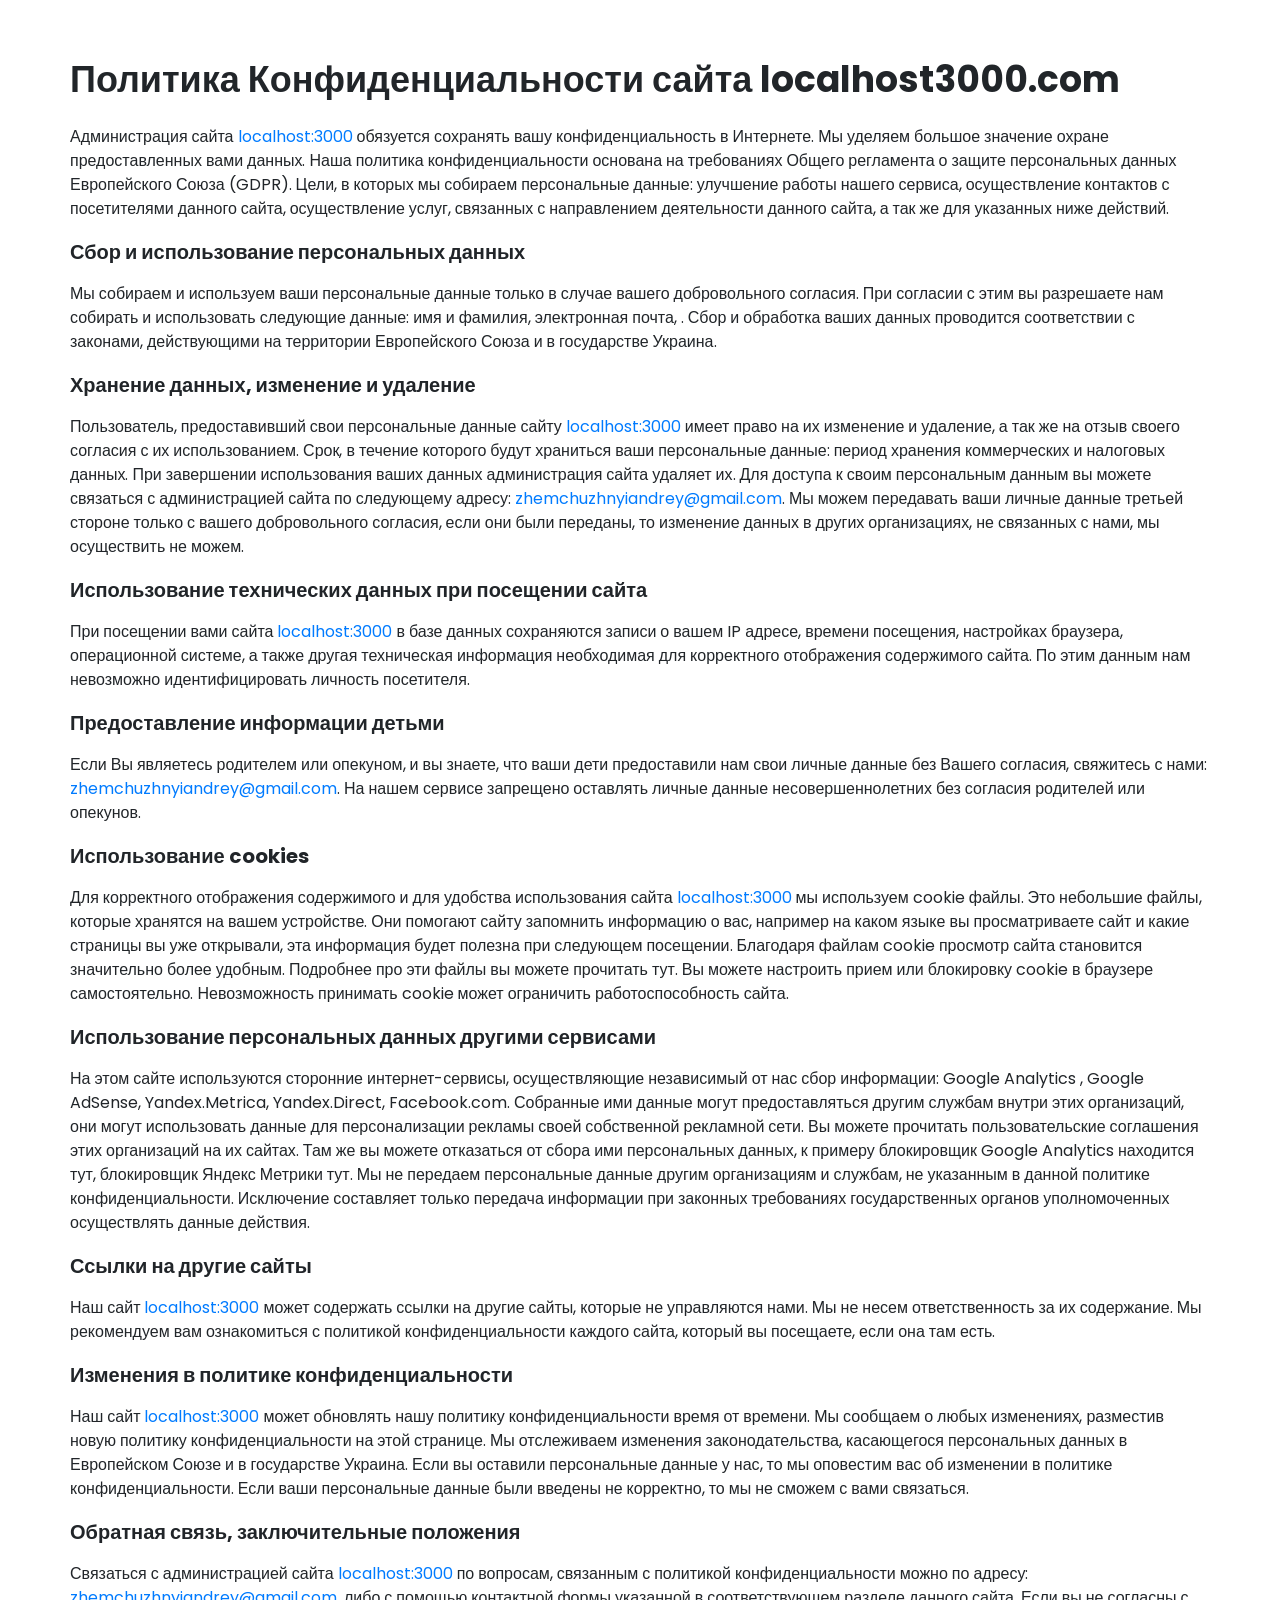
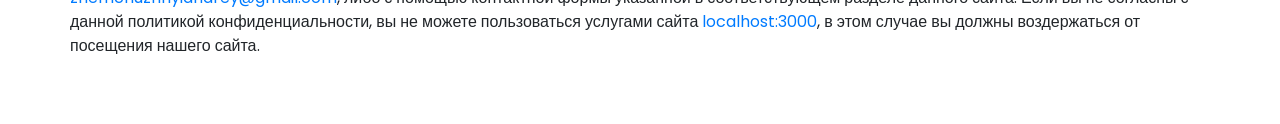
<file: policy.html>
<!DOCTYPE html><html lang="ru"><head><meta charset="UTF-8"><meta name="viewport" content="width=device-width,initial-scale=1"><meta http-equiv="X-UA-Compatible" content="ie=edge"><title>Portfolio - политика конфиденциальности</title><meta name="title" content="Мое портфолио"><meta name="description" content="Здесь вы сможете ознакомиться с моими работами и узнать больше обо мне"><!-- Open Graph / Facebook --><meta property="og:type" content="website"><meta property="og:url" content="https://metatags.io/"><meta property="og:title" content="Мое портфолио"><meta property="og:description" content="Здесь вы сможете ознакомиться с моими работами и узнать больше обо мне"><meta property="og:image" content="https://metatags.io/assets/meta-tags-16a33a6a8531e519cc0936fbba0ad904e52d35f34a46c97a2c9f6f7dd7d336f2.png"><!-- Twitter --><meta property="twitter:card" content="summary_large_image"><meta property="twitter:url" content="https://metatags.io/"><meta property="twitter:title" content="Мое портфолио"><meta property="twitter:description" content="Здесь вы сможете ознакомиться с моими работами и узнать больше обо мне"><meta property="twitter:image" content="https://metatags.io/assets/meta-tags-16a33a6a8531e519cc0936fbba0ad904e52d35f34a46c97a2c9f6f7dd7d336f2.png"><!-- Favicon  --><link rel="apple-touch-icon" sizes="57x57" href="icons/favicon//apple-icon-57x57.png"><link rel="apple-touch-icon" sizes="60x60" href="icons/favicon//apple-icon-60x60.png"><link rel="apple-touch-icon" sizes="72x72" href="icons/favicon//apple-icon-72x72.png"><link rel="apple-touch-icon" sizes="76x76" href="icons/favicon//apple-icon-76x76.png"><link rel="apple-touch-icon" sizes="114x114" href="icons/favicon//apple-icon-114x114.png"><link rel="apple-touch-icon" sizes="120x120" href="icons/favicon//apple-icon-120x120.png"><link rel="apple-touch-icon" sizes="144x144" href="icons/favicon//apple-icon-144x144.png"><link rel="apple-touch-icon" sizes="152x152" href="icons/favicon//apple-icon-152x152.png"><link rel="apple-touch-icon" sizes="180x180" href="icons/favicon//apple-icon-180x180.png"><link rel="icon" type="image/png" sizes="192x192" href="icons/favicon//android-icon-192x192.png"><link rel="icon" type="image/png" sizes="32x32" href="icons/favicon//favicon-32x32.png"><link rel="icon" type="image/png" sizes="96x96" href="icons/favicon//favicon-96x96.png"><link rel="icon" type="image/png" sizes="16x16" href="icons/favicon//favicon-16x16.png"><link rel="manifest" href="icons/favicon//manifest.json"><meta name="msapplication-TileColor" content="#ffffff"><meta name="msapplication-TileImage" content="icons/favicon//ms-icon-144x144.png"><meta name="theme-color" content="#ffffff"><link rel="stylesheet" href="css/style.min.css"></head><body><main class="policy"><div class="container"><h1 class="title policy__main-title">Политика Конфиденциальности сайта localhost3000.com</h1><p>Администрация сайта <a target="_blank" href="http://localhost:3000/">localhost:3000</a> обязуется сохранять вашу конфиденциальность в Интернете. Мы уделяем большое значение охране предоставленных вами данных. Наша политика конфиденциальности основана на требованиях Общего регламента о защите персональных данных Европейского Союза (GDPR). Цели, в которых мы собираем персональные данные: улучшение работы нашего сервиса, осуществление контактов с посетителями данного сайта, осуществление услуг, связанных с направлением деятельности данного сайта, а так же для указанных ниже действий.</p><h2 class="title title__fz20 policy__secondary-title">Сбор и использование персональных данных</h2><p>Мы собираем и используем ваши персональные данные только в случае вашего добровольного согласия. При согласии с этим вы разрешаете нам собирать и использовать следующие данные: имя и фамилия, электронная почта, . Сбор и обработка ваших данных проводится соответствии с законами, действующими на территории Европейского Союза и в государстве Украина.</p><h2 class="title title__fz20 policy__secondary-title">Хранение данных, изменение и удаление</h2><p>Пользователь, предоставивший свои персональные данные сайту <a target="_blank" href="http://localhost:3000/">localhost:3000</a> имеет право на их изменение и удаление, а так же на отзыв своего согласия с их использованием. Срок, в течение которого будут храниться ваши персональные данные: период хранения коммерческих и налоговых данных. При завершении использования ваших данных администрация сайта удаляет их. Для доступа к своим персональным данным вы можете связаться с администрацией сайта по следующему адресу: <a href="mailto:zhemchuzhnyiandrey@gmail.com">zhemchuzhnyiandrey@gmail.com</a>. Мы можем передавать ваши личные данные третьей стороне только с вашего добровольного согласия, если они были переданы, то изменение данных в других организациях, не связанных с нами, мы осуществить не можем.</p><h2 class="title title__fz20 policy__secondary-title">Использование технических данных при посещении сайта</h2><p>При посещении вами сайта <a target="_blank" href="http://localhost:3000/">localhost:3000</a> в базе данных сохраняются записи о вашем IP адресе, времени посещения, настройках браузера, операционной системе, а также другая техническая информация необходимая для корректного отображения содержимого сайта. По этим данным нам невозможно идентифицировать личность посетителя.</p><h2 class="title title__fz20 policy__secondary-title">Предоставление информации детьми</h2><p>Если Вы являетесь родителем или опекуном, и вы знаете, что ваши дети предоставили нам свои личные данные без Вашего согласия, свяжитесь с нами: <a href="mailto:zhemchuzhnyiandrey@gmail.com">zhemchuzhnyiandrey@gmail.com</a>. На нашем сервисе запрещено оставлять личные данные несовершеннолетних без согласия родителей или опекунов.</p><h2 class="title title__fz20 policy__secondary-title">Использование cookies</h2><p>Для корректного отображения содержимого и для удобства использования сайта <a href="http://localhost:3000/">localhost:3000</a> мы используем cookie файлы. Это небольшие файлы, которые хранятся на вашем устройстве. Они помогают сайту запомнить информацию о вас, например на каком языке вы просматриваете сайт и какие страницы вы уже открывали, эта информация будет полезна при следующем посещении. Благодаря файлам cookie просмотр сайта становится значительно более удобным. Подробнее про эти файлы вы можете прочитать тут. Вы можете настроить прием или блокировку cookie в браузере самостоятельно. Невозможность принимать cookie может ограничить работоспособность сайта.</p><h2 class="title title__fz20 policy__secondary-title">Использование персональных данных другими сервисами</h2><p>На этом сайте используются сторонние интернет-сервисы, осуществляющие независимый от нас сбор информации: Google Analytics , Google AdSense, Yandex.Metrica, Yandex.Direct, Facebook.com. Собранные ими данные могут предоставляться другим службам внутри этих организаций, они могут использовать данные для персонализации рекламы своей собственной рекламной сети. Вы можете прочитать пользовательские соглашения этих организаций на их сайтах. Там же вы можете отказаться от сбора ими персональных данных, к примеру блокировщик Google Analytics находится тут, блокировщик Яндекс Метрики тут. Мы не передаем персональные данные другим организациям и службам, не указанным в данной политике конфиденциальности. Исключение составляет только передача информации при законных требованиях государственных органов уполномоченных осуществлять данные действия.</p><h2 class="title title__fz20 policy__secondary-title">Ссылки на другие сайты</h2><p>Наш сайт <a target="_blank" href="http://localhost:3000/">localhost:3000</a> может содержать ссылки на другие сайты, которые не управляются нами. Мы не несем ответственность за их содержание. Мы рекомендуем вам ознакомиться с политикой конфиденциальности каждого сайта, который вы посещаете, если она там есть.</p><h2 class="title title__fz20 policy__secondary-title">Изменения в политике конфиденциальности</h2><p>Наш сайт <a target="_blank" href="http://localhost:3000/">localhost:3000</a> может обновлять нашу политику конфиденциальности время от времени. Мы сообщаем о любых изменениях, разместив новую политику конфиденциальности на этой странице. Мы отслеживаем изменения законодательства, касающегося персональных данных в Европейском Союзе и в государстве Украина. Если вы оставили персональные данные у нас, то мы оповестим вас об изменении в политике конфиденциальности. Если ваши персональные данные были введены не корректно, то мы не сможем с вами связаться.</p><h2 class="title title__fz20 policy__secondary-title">Обратная связь, заключительные положения</h2><p>Связаться с администрацией сайта <a target="_blank" href="http://localhost:3000/">localhost:3000</a> по вопросам, связанным с политикой конфиденциальности можно по адресу: <a href="mailto:zhemchuzhnyiandrey@gmail.com">zhemchuzhnyiandrey@gmail.com</a>, либо с помощью контактной формы указанной в соответствующем разделе данного сайта. Если вы не согласны с данной политикой конфиденциальности, вы не можете пользоваться услугами сайта <a target="_blank" href="http://localhost:3000/">localhost:3000</a>, в этом случае вы должны воздержаться от посещения нашего сайта.</p></div></main></body></html>
</file>
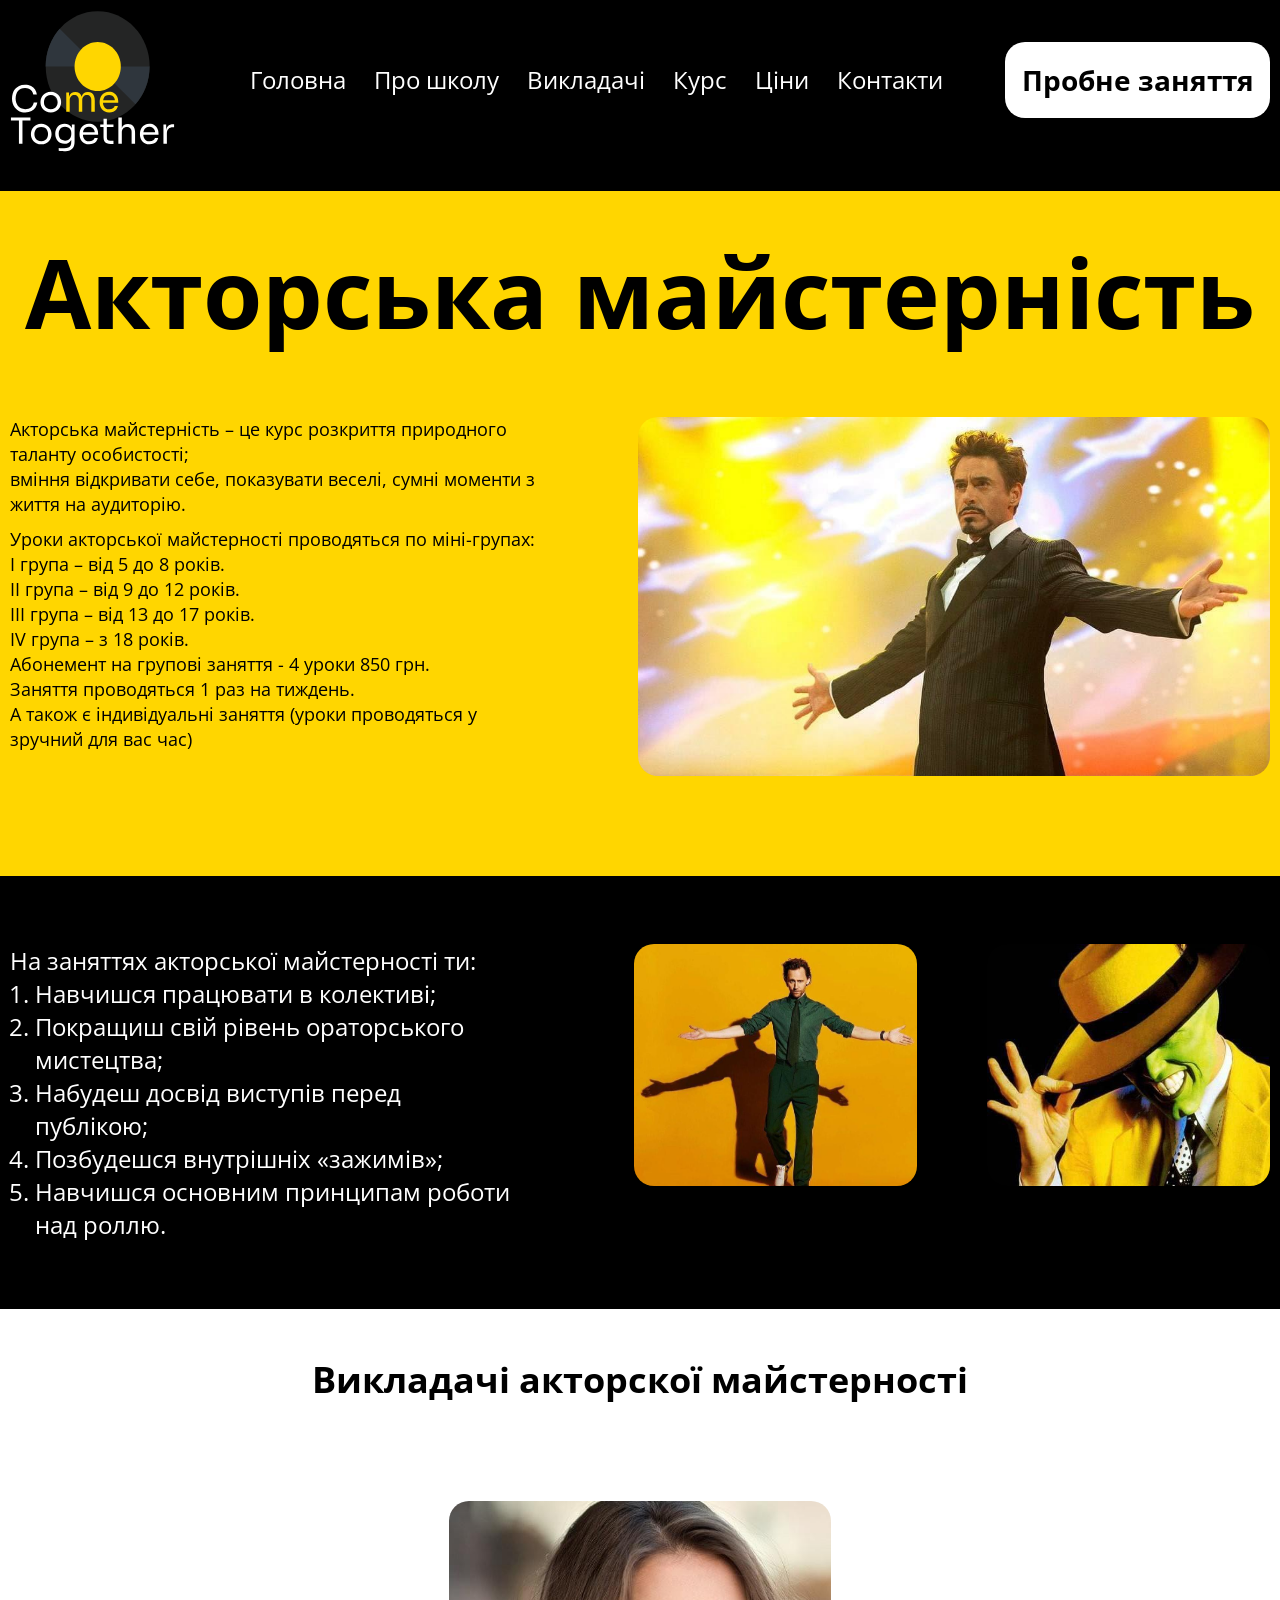
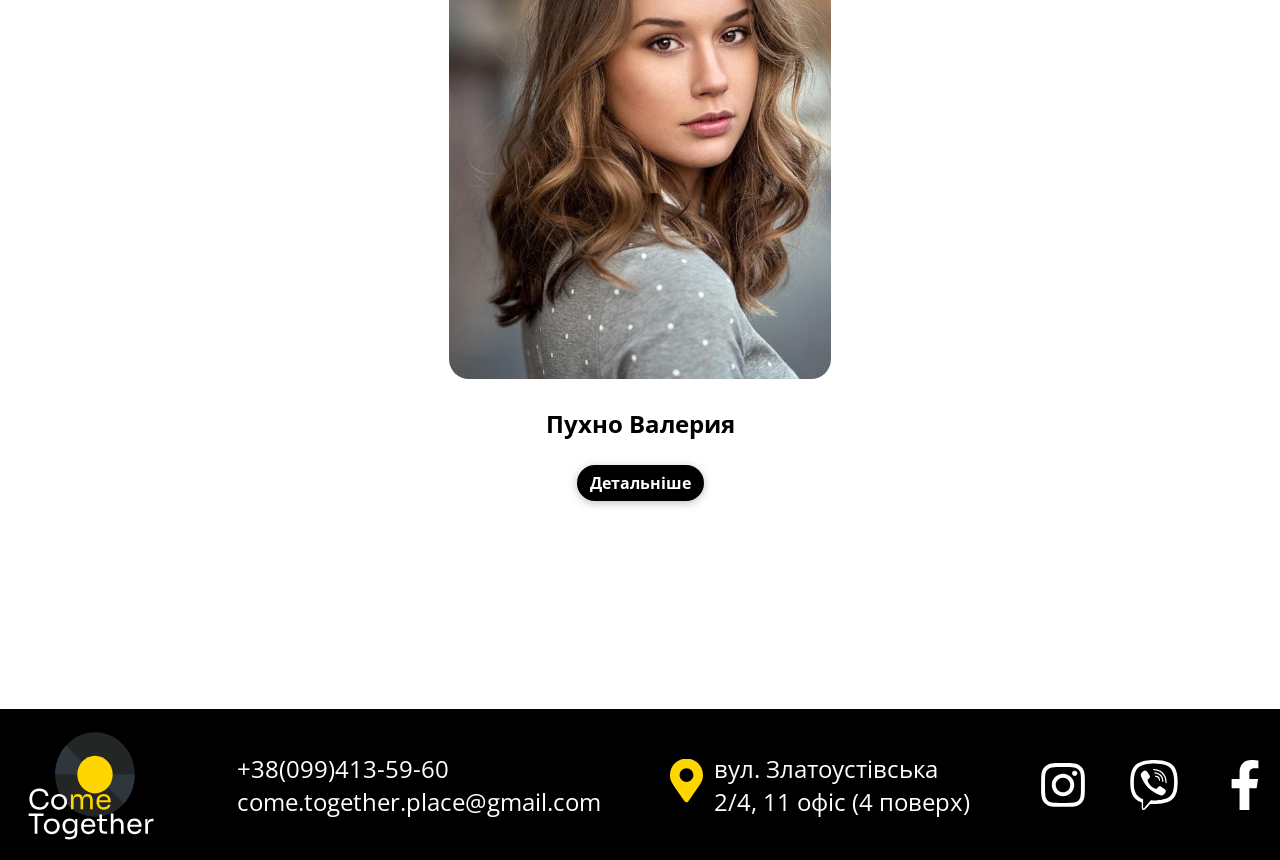
<file: comeTogether/actor.html>
<!DOCTYPE html><html lang="uk"><head><meta charset="UTF-8"><meta http-equiv="X-UA-Compatible" content="IE=edge"><meta name="viewport" content="width=device-width,initial-scale=1"><link rel="stylesheet" href="css/style.min.css"><script src="js/smooth-scroll.polyfills.min.js"></script><title>Come Together - перший простір мистецтв в Україні | Акторська майстерність</title></head><body><div class="wrapper"><header class="header header-vocal header-piano header-guitar header-actor" id="header"><div class="header__overlay"></div><div class="container"><div class="header__inner"><a href="index.html" class="header__logo logo"><img class="header__logo-image" src="icons/logo.svg" alt="logo"></a><div class="header__menu-button-sm"><input id="menuToggle" class="header__menu-button-sm-toggle" type="checkbox"> <label class="header__menu-button-sm-label" for="menuToggle"><span></span></label></div><nav class="header__nav"><ul class="header__nav-list"><li class="header__nav-list-item"><a href="index.html" class="header__nav-link">Головна</a></li><li class="header__nav-list-item"><a href="about.html" class="header__nav-link">Про школу</a></li><li class="header__nav-list-item"><a href="team.html" class="header__nav-link">Викладачі</a></li><li class="header__nav-list-item"><a href="course.html" class="header__nav-link">Курс</a></li><li class="header__nav-list-item"><a href="index.html#pricing" class="header__nav-link">Ціни</a></li><li class="header__nav-list-item"><a href="contacts.html" class="header__nav-link">Контакти</a></li></ul></nav><a href="request.html" class="btn header-vocal__btn">Пробне заняття</a></div></div></header><main><section class="actor-article"><div class="container"><h2 class="title actor-article__title">Акторська майстерність</h2><div class="actor-article__inner"><div class="actor-article__descr"><p class="actor-article__text">Акторська майстерність – це курс розкриття природного таланту особистості;<br>вміння відкривати себе, показувати веселі, сумні моменти з життя на аудиторію.</p><p class="actor-article__text">Уроки акторської майстерності проводяться по міні-групах:<br>І група – від 5 до 8 років.<br>ІІ група – від 9 до 12 років.<br>ІІІ група – від 13 до 17 років.<br>ІV група – з 18 років.<br>Абонемент на групові заняття - 4 уроки 850 грн.<br>Заняття проводяться 1 раз на тиждень.<br>А також є індивідуальні заняття (уроки проводяться у зручний для вас час)</p></div><div class="actor-article__image"><img class="actor-article__img" src="img/actor/cover.jpg" alt="Robert Downey Junior"></div></div></div></section><div class="learn"><div class="container"><div class="learn__inner"><div class="learn__descr"><h2 class="title learn__title">На заняттях акторської майстерності ти:</h2><ol class="learn__list"><li class="learn__list-item">Навчишся працювати в колективі;</li><li class="learn__list-item">Покращиш свій рівень ораторського мистецтва;</li><li class="learn__list-item">Набудеш досвід виступів перед публікою;</li><li class="learn__list-item">Позбудешся внутрішніх «зажимів»;</li><li class="learn__list-item">Навчишся основним принципам роботи над роллю.</li></ol></div><div class="learn__images"><div class="learn__image"><img class="learn__image-img" src="img/learn/actor01.jpg" alt="Tom Hiddleston"></div><div class="learn__image"><img class="learn__image-img" src="img/learn/actor02.jpg" alt="Jim Carrey"></div></div></div></div></div><section class="teachers actor-teachers"><div class="container"><h2 class="title teachers__title actor-teachers__title">Викладачі акторскої майстерності</h2><ul class="teachers__list actor-teachers__list"><li class="teachers__list-item"><div class="teachers__list-item-card"><div class="teachers__list-item-card"><div class="teachers__list-item-card-photo"><img class="teachers__list-item-card-photo-image" src="img/carousel/person5.jpg" alt="Пухно Валерия"></div><h3 class="teachers__list-item-card-title">Пухно Валерия</h3><a href="team.html#valeriia" class="btn teachers__list-item-card-btn">Детальніше</a></div></div></li></ul></div></section></main><a class="pageup" href="#header"><svg aria-hidden="true" focusable="false" data-prefix="fas" data-icon="angle-double-up" class="svg-inline--fa fa-angle-double-up fa-w-10" role="img" xmlns="http://www.w3.org/2000/svg" viewBox="0 0 320 512"><path fill="#000" fill-opacity="1" d="M177 255.7l136 136c9.4 9.4 9.4 24.6 0 33.9l-22.6 22.6c-9.4 9.4-24.6 9.4-33.9 0L160 351.9l-96.4 96.4c-9.4 9.4-24.6 9.4-33.9 0L7 425.7c-9.4-9.4-9.4-24.6 0-33.9l136-136c9.4-9.5 24.6-9.5 34-.1zm-34-192L7 199.7c-9.4 9.4-9.4 24.6 0 33.9l22.6 22.6c9.4 9.4 24.6 9.4 33.9 0l96.4-96.4 96.4 96.4c9.4 9.4 24.6 9.4 33.9 0l22.6-22.6c9.4-9.4 9.4-24.6 0-33.9l-136-136c-9.2-9.4-24.4-9.4-33.8 0z"></path></svg></a><footer class="footer"><div class="container"><div class="footer__inner"><a href="index.html" class="footer__logo logo"><img class="footer__logo-image" src="icons/logo.svg" alt="logo"></a><div class="footer__contacts"><a class="footer__contacts-phone" href="tel:++380994135960">+38(099)413-59-60</a> <a class="footer__contacts-mail" href="mailto:come.together.place@gmail.com">come.together.place@gmail.com</a></div><div class="footer__location"><address class="footer__location-address">вул. Златоустівська 2/4, 11 офіс (4 поверх)</address></div><div class="footer__social"><a href="#" class="footer__social-link" target="_blank"><img src="icons/footer/instagram-brands.svg" alt="instagram icon"> </a><a href="#" class="footer__social-link" target="_blank"><img src="icons/footer/viber-brands.svg" alt="viber icon"> </a><a href="#" class="footer__social-link" target="_blank"><img src="icons/footer/facebook-f-brands.svg" alt="facebook icon"></a></div></div></div></footer></div><script src="js/script.js"></script></body></html>
</file>
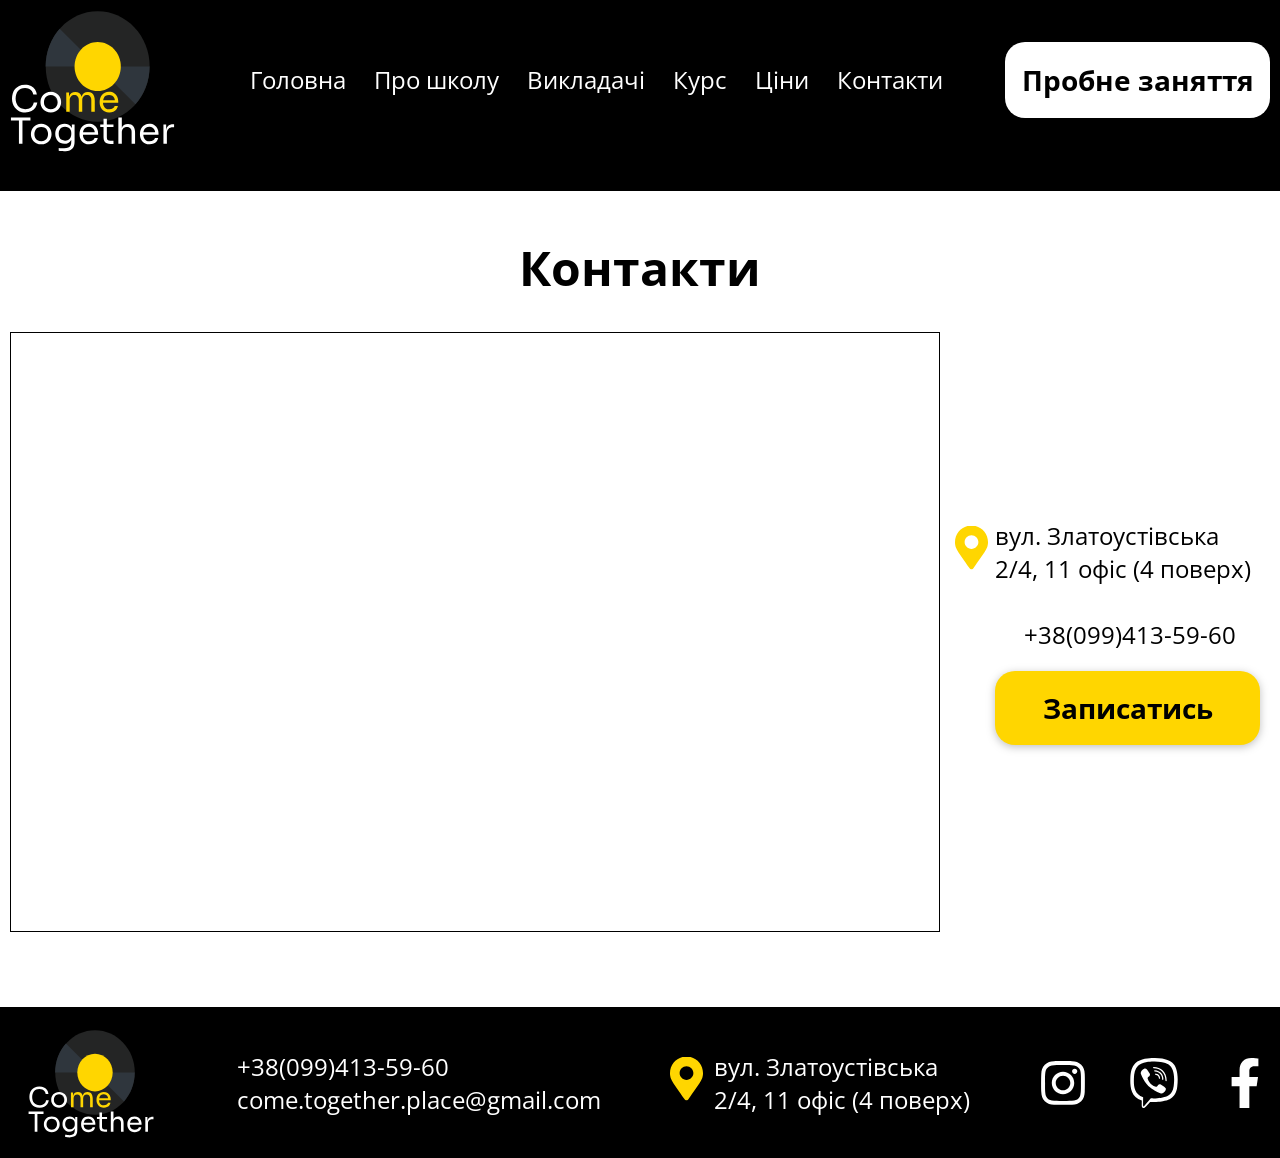
<file: comeTogether/contacts.html>
<!DOCTYPE html><html lang="uk"><head><meta charset="UTF-8"><meta http-equiv="X-UA-Compatible" content="IE=edge"><meta name="viewport" content="width=device-width,initial-scale=1"><link rel="stylesheet" href="css/style.min.css"><script async src="js/smooth-scroll.polyfills.min.js"></script><title>Come Together - перший простір мистецтв в Україні | Контакти</title></head><body><div class="wrapper"><header class="header header-vocal header-piano header-guitar header-actor" id="header"><div class="header__overlay"></div><div class="container"><div class="header__inner"><a href="index.html" class="header__logo logo"><img class="header__logo-image" src="icons/logo.svg" alt="logo"></a><div class="header__menu-button-sm"><input id="menuToggle" class="header__menu-button-sm-toggle" type="checkbox"> <label class="header__menu-button-sm-label" for="menuToggle"><span></span></label></div><nav class="header__nav"><ul class="header__nav-list"><li class="header__nav-list-item"><a href="index.html" class="header__nav-link">Головна</a></li><li class="header__nav-list-item"><a href="about.html" class="header__nav-link">Про школу</a></li><li class="header__nav-list-item"><a href="team.html" class="header__nav-link">Викладачі</a></li><li class="header__nav-list-item"><a href="course.html" class="header__nav-link">Курс</a></li><li class="header__nav-list-item"><a href="index.html#pricing" class="header__nav-link">Ціни</a></li><li class="header__nav-list-item"><a href="contacts.html" class="header__nav-link">Контакти</a></li></ul></nav><a href="request.html" class="btn header-vocal__btn">Пробне заняття</a></div></div></header><main><section class="contacts"><div class="container"><h2 class="title contacts__title">Контакти</h2><div class="contacts__inner"><iframe class="contacts__map" src="https://www.google.com/maps/embed?pb=!1m18!1m12!1m3!1d635.1547117673662!2d30.490715829270492!3d50.448199852699915!2m3!1f0!2f0!3f0!3m2!1i1024!2i768!4f13.1!3m3!1m2!1s0x40d4cfb4b6e3a491%3A0xf2af340d5d65a3ba!2z0JzRg9C30LjRh9C90LjQuSDQv9GA0L7RgdGC0ZbRgCBDb21lIFRvZ2V0aGVyLiDQnNC10LTRltC50L3RliDQv9GA0L7QtdC60YLQuA!5e0!3m2!1sru!2sua!4v1643734195386!5m2!1sru!2sua" loading="lazy"></iframe><div class="contacts__info"><address class="contacts__info-address">вул. Златоустівська 2/4, 11 офіс (4 поверх)</address><a class="contacts__info-phone" href="tel:+380994135960">+38(099)413-59-60 </a><a href="request.html" class="btn contacts__info-btn">Записатись</a></div></div></div></section></main><a class="pageup" href="#header"><svg aria-hidden="true" focusable="false" data-prefix="fas" data-icon="angle-double-up" class="svg-inline--fa fa-angle-double-up fa-w-10" role="img" xmlns="http://www.w3.org/2000/svg" viewBox="0 0 320 512"><path fill="#000" fill-opacity="1" d="M177 255.7l136 136c9.4 9.4 9.4 24.6 0 33.9l-22.6 22.6c-9.4 9.4-24.6 9.4-33.9 0L160 351.9l-96.4 96.4c-9.4 9.4-24.6 9.4-33.9 0L7 425.7c-9.4-9.4-9.4-24.6 0-33.9l136-136c9.4-9.5 24.6-9.5 34-.1zm-34-192L7 199.7c-9.4 9.4-9.4 24.6 0 33.9l22.6 22.6c9.4 9.4 24.6 9.4 33.9 0l96.4-96.4 96.4 96.4c9.4 9.4 24.6 9.4 33.9 0l22.6-22.6c9.4-9.4 9.4-24.6 0-33.9l-136-136c-9.2-9.4-24.4-9.4-33.8 0z"></path></svg></a><footer class="footer"><div class="container"><div class="footer__inner"><a href="index.html" class="footer__logo logo"><img class="footer__logo-image" src="icons/logo.svg" alt="logo"></a><div class="footer__contacts"><a class="footer__contacts-phone" href="tel:+380994135960">+38(099)413-59-60</a> <a class="footer__contacts-mail" href="mailto:come.together.place@gmail.com">come.together.place@gmail.com</a></div><div class="footer__location"><address class="footer__location-address">вул. Златоустівська 2/4, 11 офіс (4 поверх)</address></div><div class="footer__social"><a href="#" class="footer__social-link" target="_blank"><img src="icons/footer/instagram-brands.svg" alt="instagram icon"> </a><a href="#" class="footer__social-link" target="_blank"><img src="icons/footer/viber-brands.svg" alt="viber icon"> </a><a href="#" class="footer__social-link" target="_blank"><img src="icons/footer/facebook-f-brands.svg" alt="facebook icon"></a></div></div></div></footer></div><script src="js/script.js"></script></body></html>
</file>
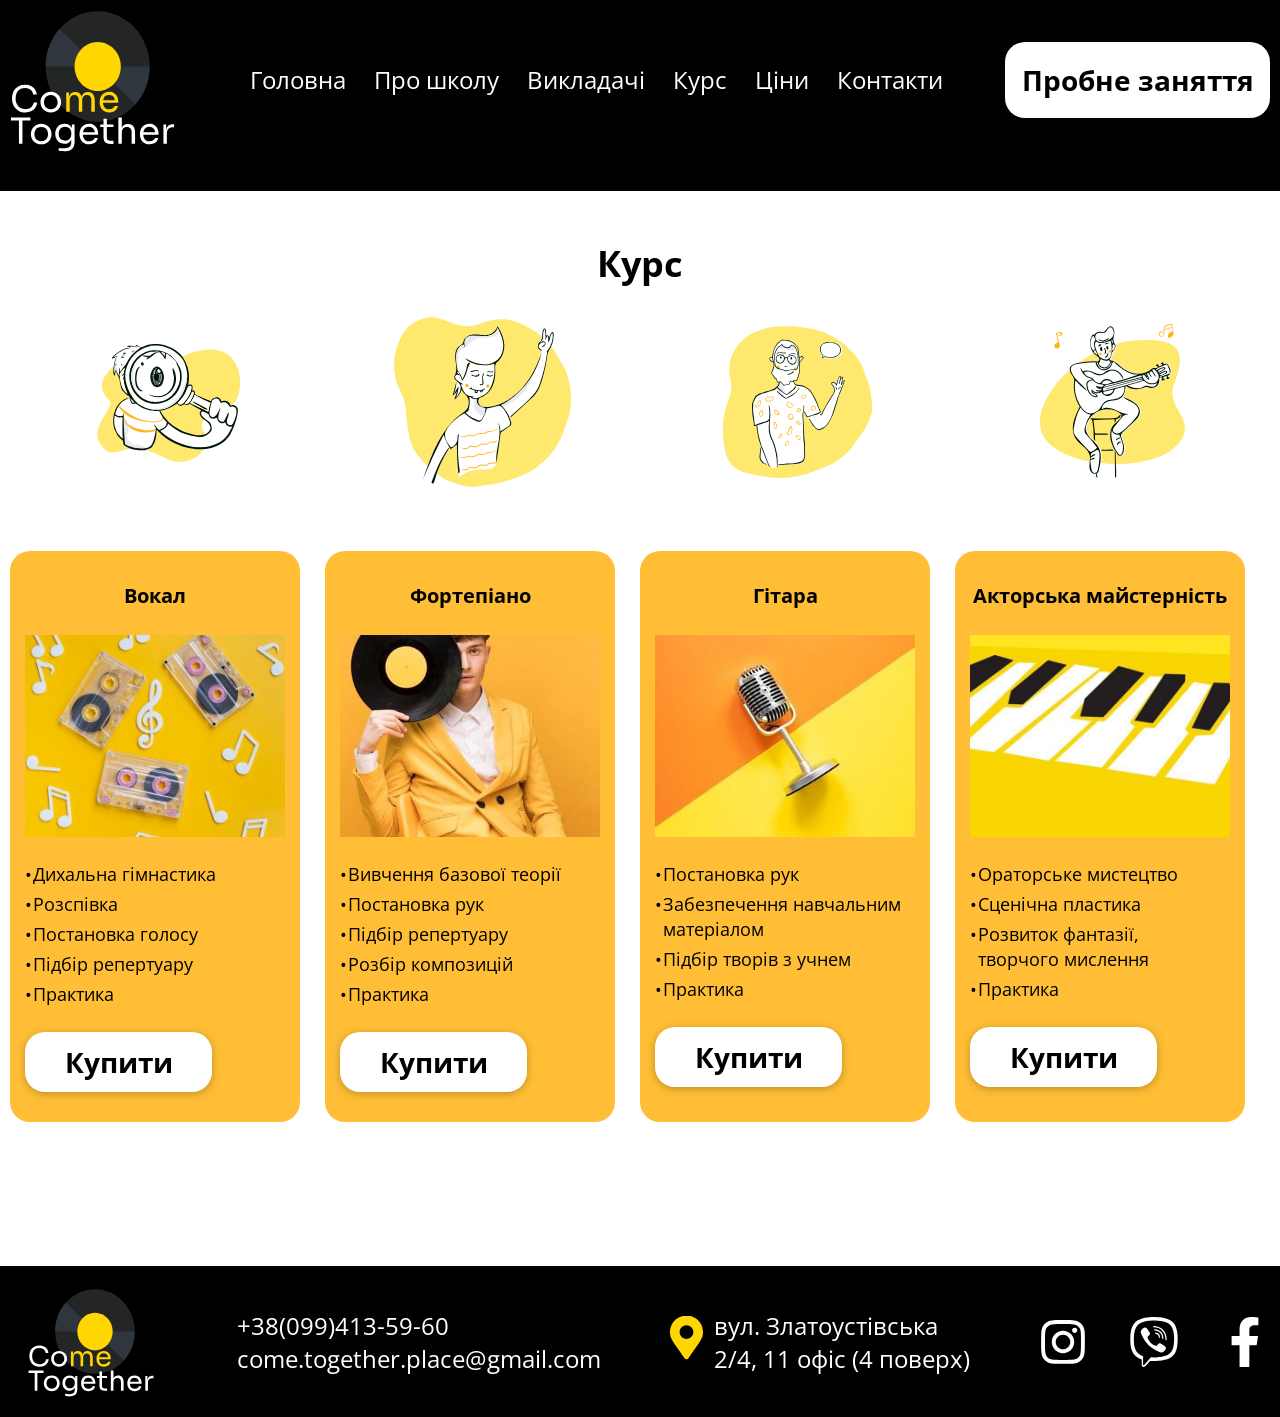
<file: comeTogether/course.html>
<!DOCTYPE html><html lang="uk"><head><meta charset="UTF-8"><meta http-equiv="X-UA-Compatible" content="IE=edge"><meta name="viewport" content="width=device-width,initial-scale=1"><link rel="stylesheet" href="css/style.min.css"><script async src="js/smooth-scroll.polyfills.min.js"></script><title>Come Together - перший простір мистецтв в Україні | Курс</title></head><body><div class="wrapper"><header class="header header-vocal header-piano header-guitar header-actor" id="header"><div class="header__overlay"></div><div class="container"><div class="header__inner"><a href="index.html" class="header__logo logo"><img class="header__logo-image" src="icons/logo.svg" alt="logo"></a><div class="header__menu-button-sm"><input id="menuToggle" class="header__menu-button-sm-toggle" type="checkbox"> <label class="header__menu-button-sm-label" for="menuToggle"><span></span></label></div><nav class="header__nav"><ul class="header__nav-list"><li class="header__nav-list-item"><a href="index.html" class="header__nav-link">Головна</a></li><li class="header__nav-list-item"><a href="about.html" class="header__nav-link">Про школу</a></li><li class="header__nav-list-item"><a href="team.html" class="header__nav-link">Викладачі</a></li><li class="header__nav-list-item"><a href="course.html" class="header__nav-link">Курс</a></li><li class="header__nav-list-item"><a href="index.html#pricing" class="header__nav-link">Ціни</a></li><li class="header__nav-list-item"><a href="contacts.html" class="header__nav-link">Контакти</a></li></ul></nav><a href="request.html" class="btn header-vocal__btn">Пробне заняття</a></div></div></header><main><section class="course"><div class="container"><h2 class="title course__title">Курс</h2><div class="course__inner"><div class="course__icons"><div class="course__icons-icon"><img src="icons/test-lesson/01.svg" alt="01"></div><div class="course__icons-icon"><img src="icons/test-lesson/02.svg" alt="02"></div><div class="course__icons-icon"><img src="icons/test-lesson/03.svg" alt="03"></div><div class="course__icons-icon"><img src="icons/test-lesson/04.svg" alt="04"></div></div><ul class="course__cards"><li class="course__cards-card"><div class="course__cards-card-inner"><h3 class="course__card-title">Вокал</h3><div class="course__card-image"><img src="img/course/cards/01.jpg" alt="01"></div><ul class="course__card-list"><li class="course__card-list-item">Дихальна гімнастика</li><li class="course__card-list-item">Розспівка</li><li class="course__card-list-item">Постановка голосу</li><li class="course__card-list-item">Підбір репертуару</li><li class="course__card-list-item">Практика</li></ul><a href="request.html" class="btn course__card-btn">Купити</a></div></li><li class="course__cards-card"><div class="course__cards-card-inner"><h3 class="course__card-title">Фортепіано</h3><div class="course__card-image"><img src="img/course/cards/02.jpg" alt="02"></div><ul class="course__card-list"><li class="course__card-list-item">Вивчення базової теорії</li><li class="course__card-list-item">Постановка рук</li><li class="course__card-list-item">Підбір репертуару</li><li class="course__card-list-item">Розбір композицій</li><li class="course__card-list-item">Практика</li></ul><a href="request.html" class="btn course__card-btn">Купити</a></div></li><li class="course__cards-card"><div class="course__cards-card-inner"><h3 class="course__card-title">Гітара</h3><div class="course__card-image"><img src="img/course/cards/03.jpg" alt="03"></div><ul class="course__card-list"><li class="course__card-list-item">Постановка рук</li><li class="course__card-list-item">Забезпечення навчальним матеріалом</li><li class="course__card-list-item">Підбір творів з учнем</li><li class="course__card-list-item">Практика</li></ul><a href="request.html" class="btn course__card-btn">Купити</a></div></li><li class="course__cards-card"><div class="course__cards-card-inner"><h3 class="course__card-title">Акторська майстерність</h3><div class="course__card-image"><img src="img/course/cards/04.jpg" alt="04"></div><ul class="course__card-list"><li class="course__card-list-item">Ораторське мистецтво</li><li class="course__card-list-item">Сценічна пластика</li><li class="course__card-list-item">Розвиток фантазії, творчого мислення</li><li class="course__card-list-item">Практика</li></ul><a href="request.html" class="btn course__card-btn">Купити</a></div></li></ul></div></div></section></main><a class="pageup" href="#header"><svg aria-hidden="true" focusable="false" data-prefix="fas" data-icon="angle-double-up" class="svg-inline--fa fa-angle-double-up fa-w-10" role="img" xmlns="http://www.w3.org/2000/svg" viewBox="0 0 320 512"><path fill="#000" fill-opacity="1" d="M177 255.7l136 136c9.4 9.4 9.4 24.6 0 33.9l-22.6 22.6c-9.4 9.4-24.6 9.4-33.9 0L160 351.9l-96.4 96.4c-9.4 9.4-24.6 9.4-33.9 0L7 425.7c-9.4-9.4-9.4-24.6 0-33.9l136-136c9.4-9.5 24.6-9.5 34-.1zm-34-192L7 199.7c-9.4 9.4-9.4 24.6 0 33.9l22.6 22.6c9.4 9.4 24.6 9.4 33.9 0l96.4-96.4 96.4 96.4c9.4 9.4 24.6 9.4 33.9 0l22.6-22.6c9.4-9.4 9.4-24.6 0-33.9l-136-136c-9.2-9.4-24.4-9.4-33.8 0z"></path></svg></a><footer class="footer"><div class="container"><div class="footer__inner"><a href="index.html" class="footer__logo logo"><img class="footer__logo-image" src="icons/logo.svg" alt="logo"></a><div class="footer__contacts"><a class="footer__contacts-phone" href="tel:+380994135960">+38(099)413-59-60</a> <a class="footer__contacts-mail" href="mailto:come.together.place@gmail.com">come.together.place@gmail.com</a></div><div class="footer__location"><address class="footer__location-address">вул. Златоустівська 2/4, 11 офіс (4 поверх)</address></div><div class="footer__social"><a href="#" class="footer__social-link" target="_blank"><img src="icons/footer/instagram-brands.svg" alt="instagram icon"> </a><a href="#" class="footer__social-link" target="_blank"><img src="icons/footer/viber-brands.svg" alt="viber icon"> </a><a href="#" class="footer__social-link" target="_blank"><img src="icons/footer/facebook-f-brands.svg" alt="facebook icon"></a></div></div></div></footer></div><script src="js/script.js"></script></body></html>
</file>
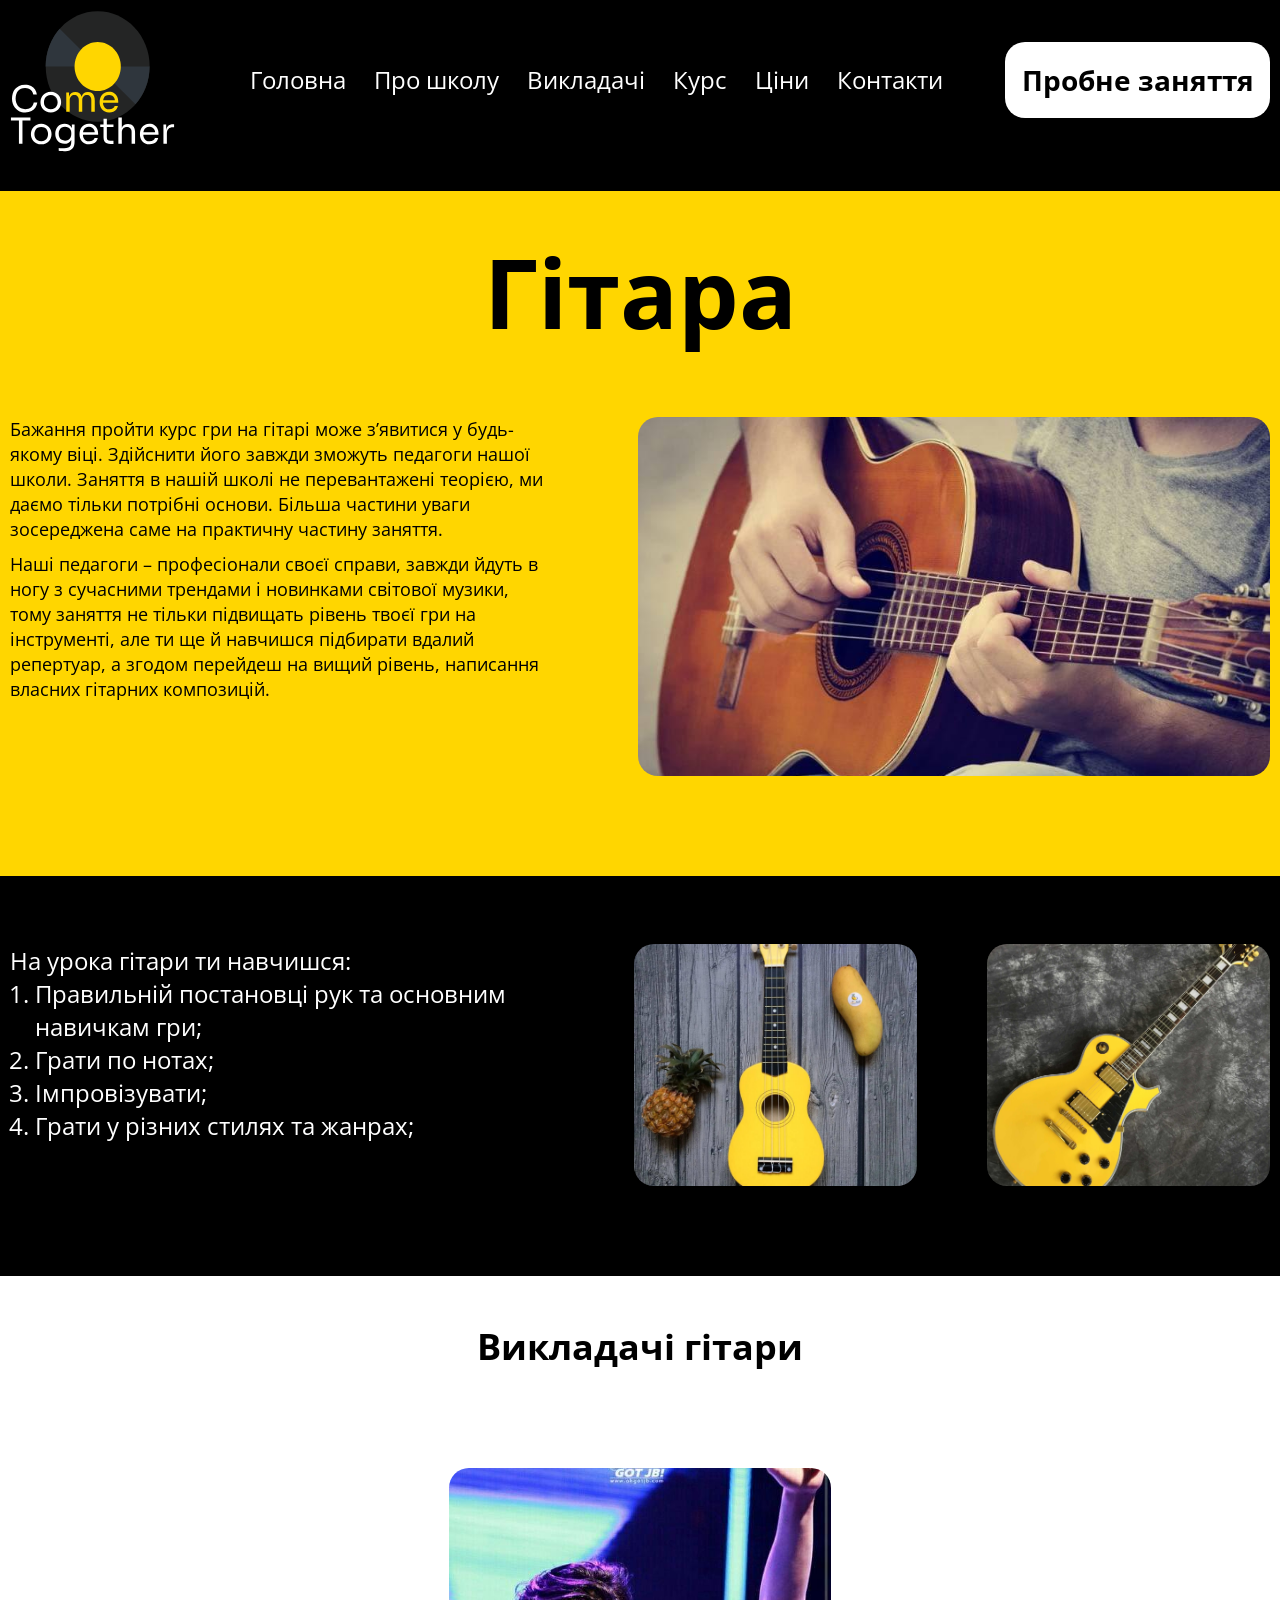
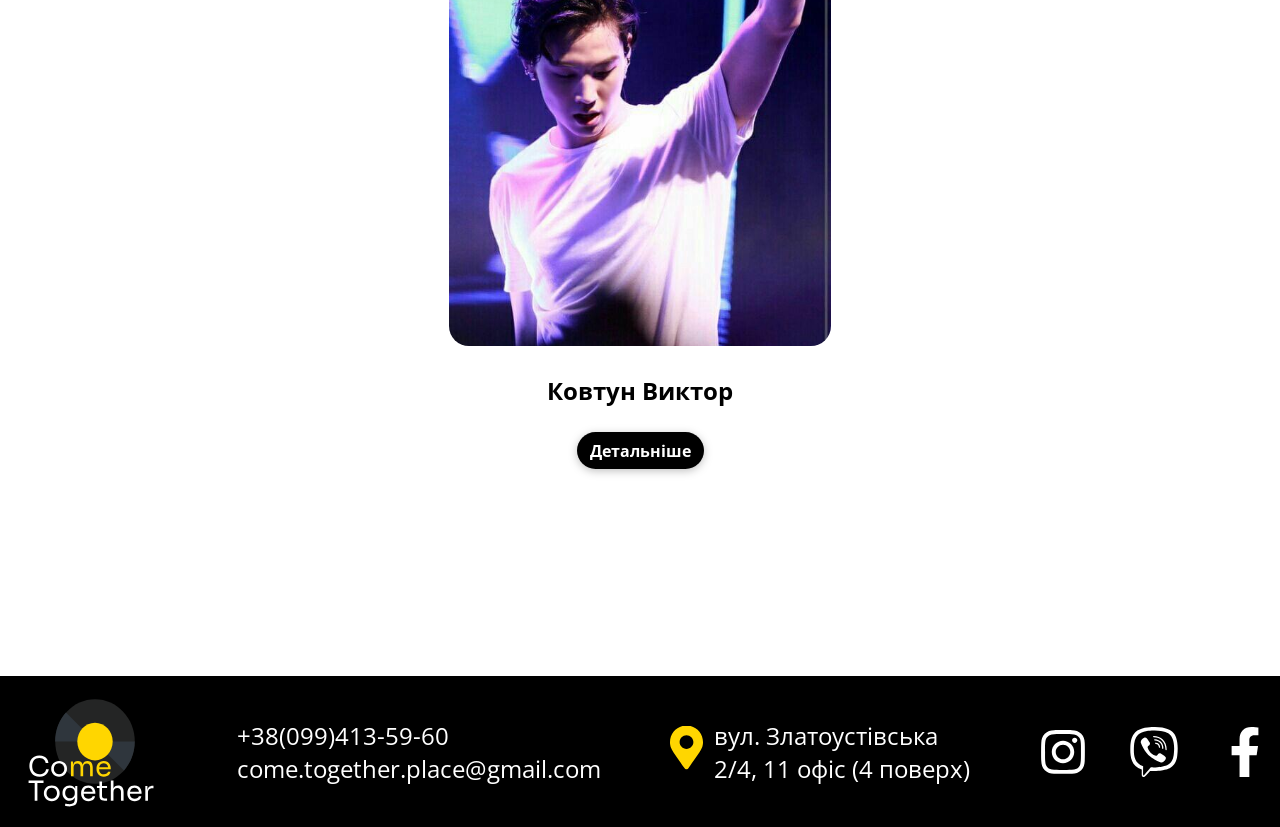
<file: comeTogether/guitar.html>
<!DOCTYPE html><html lang="uk"><head><meta charset="UTF-8"><meta http-equiv="X-UA-Compatible" content="IE=edge"><meta name="viewport" content="width=device-width,initial-scale=1"><link rel="stylesheet" href="css/style.min.css"><script src="js/smooth-scroll.polyfills.min.js"></script><title>Come Together - перший простір мистецтв в Україні | Гітара</title></head><body><div class="wrapper"><header class="header header-vocal header-piano header-guitar" id="header"><div class="header__overlay"></div><div class="container"><div class="header__inner"><a href="index.html" class="header__logo logo"><img class="header__logo-image" src="icons/logo.svg" alt="logo"></a><div class="header__menu-button-sm"><input id="menuToggle" class="header__menu-button-sm-toggle" type="checkbox"> <label class="header__menu-button-sm-label" for="menuToggle"><span></span></label></div><nav class="header__nav"><ul class="header__nav-list"><li class="header__nav-list-item"><a href="index.html" class="header__nav-link">Головна</a></li><li class="header__nav-list-item"><a href="about.html" class="header__nav-link">Про школу</a></li><li class="header__nav-list-item"><a href="team.html" class="header__nav-link">Викладачі</a></li><li class="header__nav-list-item"><a href="course.html" class="header__nav-link">Курс</a></li><li class="header__nav-list-item"><a href="index.html#pricing" class="header__nav-link">Ціни</a></li><li class="header__nav-list-item"><a href="contacts.html" class="header__nav-link">Контакти</a></li></ul></nav><a href="request.html" class="btn header-vocal__btn">Пробне заняття</a></div></div></header><main><section class="guitar-article"><div class="container"><h2 class="title guitar-article__title">Гітара</h2><div class="guitar-article__inner"><div class="guitar-article__descr"><p class="guitar-article__text">Бажання пройти курс гри на гітарі може з’явитися у будь-якому віці. Здійснити його завжди зможуть педагоги нашої школи. Заняття в нашій школі не перевантажені теорією, ми даємо тільки потрібні основи. Більша частини уваги зосереджена саме на практичну частину заняття.</p><p class="guitar-article__text">Наші педагоги – професіонали своєї справи, завжди йдуть в ногу з сучасними трендами і новинками світової музики, тому заняття не тільки підвищать рівень твоєї гри на інструменті, але ти ще й навчишся підбирати вдалий репертуар, а згодом перейдеш на вищий рівень, написання власних гітарних композицій.</p></div><div class="guitar-article__image"><img class="guitar-article__img" src="img/guitar/cover.jpg" alt="man playing guitar"></div></div></div></section><div class="learn"><div class="container"><div class="learn__inner"><div class="learn__descr"><h2 class="title learn__title">На урока гітари ти навчишся:</h2><ol class="learn__list"><li class="learn__list-item">Правильній постановці рук та основним навичкам гри;</li><li class="learn__list-item">Грати по нотах;</li><li class="learn__list-item">Імпровізувати;</li><li class="learn__list-item">Грати у різних стилях та жанрах;</li></ol></div><div class="learn__images"><div class="learn__image"><img class="learn__image-img" src="img/learn/guitar01.jpg" alt="acoustic guitar"></div><div class="learn__image"><img class="learn__image-img" src="img/learn/guitar02.jpg" alt="yellow guitar"></div></div></div></div></div><section class="teachers"><div class="container"><h2 class="title teachers__title">Викладачі гітари</h2><ul class="teachers__list"><li class="teachers__list-item"><div class="teachers__list-item-card"><div class="teachers__list-item-card-photo"><img class="teachers__list-item-card-photo-image" src="img/carousel/person3.jpg" alt="Ковтун Виктор"></div><h3 class="teachers__list-item-card-title">Ковтун Виктор</h3><a href="team.html#victor" class="btn teachers__list-item-card-btn">Детальніше</a></div></li></ul></div></section></main><a class="pageup" href="#header"><svg aria-hidden="true" focusable="false" data-prefix="fas" data-icon="angle-double-up" class="svg-inline--fa fa-angle-double-up fa-w-10" role="img" xmlns="http://www.w3.org/2000/svg" viewBox="0 0 320 512"><path fill="#000" fill-opacity="1" d="M177 255.7l136 136c9.4 9.4 9.4 24.6 0 33.9l-22.6 22.6c-9.4 9.4-24.6 9.4-33.9 0L160 351.9l-96.4 96.4c-9.4 9.4-24.6 9.4-33.9 0L7 425.7c-9.4-9.4-9.4-24.6 0-33.9l136-136c9.4-9.5 24.6-9.5 34-.1zm-34-192L7 199.7c-9.4 9.4-9.4 24.6 0 33.9l22.6 22.6c9.4 9.4 24.6 9.4 33.9 0l96.4-96.4 96.4 96.4c9.4 9.4 24.6 9.4 33.9 0l22.6-22.6c9.4-9.4 9.4-24.6 0-33.9l-136-136c-9.2-9.4-24.4-9.4-33.8 0z"></path></svg></a><footer class="footer"><div class="container"><div class="footer__inner"><a href="index.html" class="footer__logo logo"><img class="footer__logo-image" src="icons/logo.svg" alt="logo"></a><div class="footer__contacts"><a class="footer__contacts-phone" href="tel:++380994135960">+38(099)413-59-60</a> <a class="footer__contacts-mail" href="mailto:come.together.place@gmail.com">come.together.place@gmail.com</a></div><div class="footer__location"><address class="footer__location-address">вул. Златоустівська 2/4, 11 офіс (4 поверх)</address></div><div class="footer__social"><a href="#" class="footer__social-link" target="_blank"><img src="icons/footer/instagram-brands.svg" alt="instagram icon"> </a><a href="#" class="footer__social-link" target="_blank"><img src="icons/footer/viber-brands.svg" alt="viber icon"> </a><a href="#" class="footer__social-link" target="_blank"><img src="icons/footer/facebook-f-brands.svg" alt="facebook icon"></a></div></div></div></footer></div><script src="js/script.js"></script></body></html>
</file>
<file: irvas_window/assets/css/style.css>
/*Fonts Family*/
/*Colors*/
/*Basic settings*/
html {
  /* overflow-x: hidden; */
  font-size: 10px;
}

body {
  font-family: 'Open Sans', sans-serif;
  font-weight: 400;
  font-style: normal;
  color: #000000;
}

.status {
  display: block;
  color: red;
}

.show-block {
  animation: showBlock 1s;
}

@keyframes showBlock {
  from {
    opacity: 0.1;
  }
  to {
    opacity: 1;
  }
}

a:hover {
  text-decoration: none;
}

a:focus,
button:focus,
input:focus,
textarea:focus {
  outline: none;
}

.no-padding {
  padding: 0 !important;
}

.form {
  /*margin-top: 2rem;*/
  padding: 2rem 5rem;
  text-align: center;
  border-radius: 1rem;
  background-color: #ffffff;
}

.form h2 {
  margin-bottom: 3rem;
  font-size: 2rem;
  font-family: 'Open Sans', sans-serif;
  font-weight: 700;
  font-style: normal;
  color: #333333;
  line-height: 1.5;
}

.form h2 span {
  font-size: 2.4rem;
  text-transform: uppercase;
}

.form_input {
  height: 5.8rem;
  padding: 0;
  margin-bottom: 2rem;
  text-align: center;
  border-radius: 1rem;
  -moz-box-sizing: border-box;
}

.form_input::-webkit-input-placeholder {
  color: #999;
  opacity: 1;
  font-size: 1.5rem;
}

.form_input::-moz-placeholder {
  color: #999;
  opacity: 1;
  font-size: 1.5rem;
}

.form_input:-moz-placeholder {
  color: #999;
  opacity: 1;
  font-size: 1.5rem;
}

.form_input:-ms-input-placeholder {
  color: #999;
  opacity: 1;
  font-size: 1.5rem;
}

.form_input:focus::-webkit-input-placeholder {
  color: transparent;
}

.form_input:focus::-moz-placeholder {
  color: transparent;
}

.form_input:focus:-moz-placeholder {
  color: transparent;
}

.form_input:focus:-ms-input-placeholder {
  color: transparent;
}

.form_notice {
  margin-top: 1rem;
  margin-bottom: 2rem;
  font-size: 1.1rem;
  color: #666;
}

.button {
  padding: 2.5rem 0rem;
  font-size: 1.7rem;
  font-family: 'Open Sans', sans-serif;
  font-weight: 700;
  font-style: normal;
  border: 1px solid #ffc600;
  border-radius: 1rem;
  background: -webkit-gradient(linear, left top, left bottom, from(#ffed26), to(#ffb400));
  background: linear-gradient(180deg, #ffed26 0%, #ffb400 100%);
  -webkit-box-shadow: 1px 2px 20px 0px rgba(255, 153, 0, 0.4);
  box-shadow: 1px 2px 20px 0px rgba(255, 153, 0, 0.4);
}

.button:hover {
  cursor: pointer;
}

.section_header {
  margin-bottom: 8rem;
  text-align: center;
  text-transform: uppercase;
}

.section_header h2 {
  font-size: 3rem;
  line-height: 1.4;
  font-family: 'Open Sans', sans-serif;
  font-weight: 700;
  font-style: normal;
  color: #333333;
}

.section_header_sub {
  margin-top: 2rem;
  margin-left: 50%;
  -webkit-transform: translateX(-50%);
  transform: translateX(-50%);
  width: 17rem;
  height: 0.2rem;
  background: url(../img/glazing/line.png) 0 0 no-repeat;
}

.arrow {
  position: absolute;
  top: 50%;
  -webkit-transform: translateY(-50%);
  transform: translateY(-50%);
  z-index: 99;
  width: 2rem;
  height: 2rem;
  border: none;
}

.prev {
  left: 0;
  background: url(../img/glazing/left_arrow.png) center no-repeat;
  background-size: 70%;
}

.next {
  right: 0;
  background: url(../img/glazing/right_arrow.png) center no-repeat;
  background-size: 70%;
}

/*Header*/
.header {
  height: 10rem;
  background-color: #ffffff;
  /*border: 1px solid red;*/
}

.header .logo {
  height: 10rem;
  display: table;
}

.header .logo_img {
  display: table-cell;
  vertical-align: middle;
}

.header .logo_img img {
  margin-right: 2rem;
}

.header .logo p {
  display: table-cell;
  vertical-align: middle;
  line-height: 1.2;
  font-size: 1.4rem;
  color: #0089cd;
}

.header_btn {
  background: #ffffff url(../img/header/edit.png) 1rem center no-repeat;
  padding: 1rem 1rem 1rem 5rem;
  border: 2px solid #55a831;
  border-radius: 1rem;
  background-color: #ffffff;
  font-size: 1.4rem;
  line-height: 1.2;
  font-family: 'Open Sans', sans-serif;
  font-weight: 700;
  font-style: normal;
  color: #55a831;
  /*p {
				display: inline-block;
			vertical-align: top;
				font-size: 1.4rem;
				line-height: 1.2;
				.bold();
				color: @green;
			}*/
}

.header_btn_wrap {
  display: table;
  width: 100%;
  height: 10rem;
}

.header_btn_wrap_block {
  display: table-cell;
  vertical-align: middle;
}

.header_btn_wrap_block img {
  margin-right: 0.7rem;
}

.header_btn:hover {
  cursor: pointer;
}

.header .working_hours {
  height: 10rem;
  display: table;
  /*text-align: right;*/
}

.header .working_hours_img {
  display: table-cell;
  vertical-align: middle;
}

.header .working_hours_img img {
  margin-right: 2rem;
}

.header .working_hours p {
  display: table-cell;
  vertical-align: middle;
  font-size: 1.4rem;
  color: #333333;
}

.header .working_hours p span {
  font-family: 'Open Sans', sans-serif;
  font-weight: 700;
  font-style: normal;
  font-size: 1.8rem;
}

.header .contact_us {
  height: 10rem;
  display: table;
  text-align: right;
}

.header .contact_us_wrap {
  display: table-cell;
  vertical-align: middle;
  line-height: 1.7;
}

.header .contact_us_wrap a {
  display: block;
  font-size: 2.3rem;
  font-family: 'Open Sans', sans-serif;
  font-weight: 700;
  font-style: normal;
  color: #333333;
  /*border: 1px solid blue;*/
}

.header .contact_us_wrap a img {
  margin-right: 1rem;
}

.header .contact_us_wrap .phone_link {
  font-size: 1.5rem;
  font-family: 'Open Sans', sans-serif;
  font-weight: 400;
  font-style: normal;
  color: #0089cd;
  text-decoration: underline;
}

/*Main*/
.main {
  padding: 10rem 0;
  background: #ffffff url(../img/main/bg.png) 0 0 no-repeat;
}

.main h1 {
  margin: 0;
  /*margin-top: -4rem;*/
  font-size: 5.5rem;
  line-height: 1.5;
  font-family: 'Open Sans', sans-serif;
  font-weight: 700;
  font-style: normal;
  color: #333333;
}

.main h1 span {
  font-size: 2.6rem;
}

.main_features {
  padding: 0;
  margin-top: 13rem;
}

.main_features_block {
  text-align: center;
}

.main_features_block .small_img {
  margin-top: 1rem;
}

.main_features_block p {
  margin-top: -6rem;
  font-size: 1.3rem;
  line-height: 1.3;
  font-family: 'Open Sans', sans-serif;
  font-weight: 700;
  font-style: normal;
  text-transform: uppercase;
  color: #ffffff;
}

.main_form {
  margin-top: 2rem;
}

/*glazing*/
.glazing {
  padding: 8rem 0;
}

.glazing_block {
  display: inline-block;
}

.glazing_block img {
  display: block;
  margin: 0 auto;
  margin-bottom: 2rem;
}

.glazing_block a {
  font-size: 1.8rem;
  font-weight: 600;
  text-decoration: underline;
  /*&:focus {
				text-decoration: none;
				color: #454545;
			}*/
}

.glazing_block a:hover {
  cursor: pointer;
}

.glazing_cold {
  margin-top: 4rem;
  padding: 2.5rem 0;
  text-align: center;
  border-bottom-left-radius: 5px;
  border-top-left-radius: 5px;
  border-top: 0.5rem solid #0089cd;
  background: -webkit-gradient(linear, left top, left bottom, from(#c7dce9), color-stop(0%, #c7dce9), to(rgba(255, 255, 255, 0)));
  background: linear-gradient(180deg, #c7dce9 0%, #c7dce9 0%, rgba(255, 255, 255, 0) 100%);
}

.glazing_cold h3 {
  margin-bottom: 2.5rem;
  font-size: 2rem;
  font-family: 'Open Sans', sans-serif;
  font-weight: 700;
  font-style: normal;
  text-transform: uppercase;
  color: #0089cd;
}

.glazing_warm {
  margin-top: 4rem;
  padding: 2.5rem 0;
  text-align: center;
  border-bottom-right-radius: 5px;
  border-top-right-radius: 5px;
  border-top: 0.5rem solid #ffb903;
  background: -webkit-gradient(linear, left top, left bottom, from(#f7eac9), color-stop(0%, #f7eac9), to(rgba(255, 255, 255, 0)));
  background: linear-gradient(180deg, #f7eac9 0%, #f7eac9 0%, rgba(255, 255, 255, 0) 100%);
}

.glazing_warm h3 {
  margin-bottom: 2.5rem;
  font-size: 2rem;
  font-family: 'Open Sans', sans-serif;
  font-weight: 700;
  font-style: normal;
  text-transform: uppercase;
  color: #ffb903;
}

.glazing ul {
  margin-top: 3.7rem;
  padding: 0 6rem;
  font-size: 1.4rem;
  font-weight: 400;
  list-style: none;
  line-height: 2.1;
  text-align: left;
}

.glazing ul li:before {
  content: '';
  display: inline-block;
  margin-right: 1.7rem;
  width: 2.5rem;
  height: 2.5rem;
  background: url(../img/glazing/check.png) no-repeat center;
  background-size: 100%;
  vertical-align: middle;
}

.glazing_price {
  padding: 0 6rem;
}

.glazing_price p {
  display: inline-block;
  margin-right: 3rem;
  vertical-align: middle;
  font-size: 2rem;
  line-height: 1.7;
  font-family: 'Open Sans', sans-serif;
  font-weight: 700;
  font-style: normal;
}

.glazing_price p span {
  font-size: 1.4rem;
  font-family: 'Open Sans', sans-serif;
  font-weight: 400;
  font-style: normal;
}

.glazing_price_btn {
  padding: 2rem 2rem;
}

.glazing .aluminum,
.glazing .plastic,
.glazing .french,
.glazing .rise {
  display: none;
}

.glazing a.active {
  text-decoration: none;
  color: #454545;
}

/*Decoration*/
.decoration {
  padding: 8rem 0;
  background-color: #f7f7f7;
}

.decoration_item {
  text-align: center;
}

.decoration_item a {
  font-size: 2rem;
  font-weight: 600;
  color: #000000;
  text-transform: uppercase;
  border-bottom: 1px dotted #000000;
}

.decoration_item a:hover {
  cursor: pointer;
}

.decoration_item a:focus {
  border: none;
  text-decoration: none;
  color: #0089cd;
  /*border-top: 1rem solid @blue;
				height: 8rem;
				padding: 2rem 1rem;
				background: -webkit-linear-gradient(-90deg, #ebebeb 0%, #ebebeb 0%, rgba(255, 255, 255, 0) 100%);
				background: -moz-linear-gradient(-90deg, #ebebeb 0%, #ebebeb 0%, rgba(255, 255, 255, 0) 100%);
				background: -o-linear-gradient(-90deg, #ebebeb 0%, #ebebeb 0%, rgba(255, 255, 255, 0) 100%);
				background: -ms-linear-gradient(-90deg, #ebebeb 0%, #ebebeb 0%, rgba(255, 255, 255, 0) 100%);
				background: linear-gradient(180deg, #ebebeb 0%, #ebebeb 0%, rgba(255, 255, 255, 0) 100%);*/
}

.decoration_item .no_click {
  /*border: 1px solid red;*/
  height: 8rem;
  padding: 2rem 0;
  border-top: 1rem solid #f7f7f7;
}

.decoration_item .after_click {
  border-top: 1rem solid #0089cd;
  height: 8rem;
  padding: 2rem 0;
  background: -webkit-gradient(linear, left top, left bottom, from(#ebebeb), color-stop(0%, #ebebeb), to(rgba(255, 255, 255, 0)));
  background: linear-gradient(180deg, #ebebeb 0%, #ebebeb 0%, rgba(255, 255, 255, 0) 100%);
}

.decoration_content {
  margin-top: 8rem;
}

.decoration_content_material img {
  margin-top: 2.5rem;
}

.decoration_content_material h3 {
  font-size: 1.4rem;
  font-weight: 600;
  line-height: 1.4;
  min-height: 4rem;
}

.decoration_content_material p {
  font-size: 1.4rem;
  font-family: 'Open Sans', sans-serif;
  font-weight: 700;
  font-style: normal;
  color: #0089cd;
}

.decoration_content_material p span {
  display: block;
  font-size: 1.2rem;
  font-family: 'Open Sans', sans-serif;
  font-weight: 400;
  font-style: normal;
  color: #000000;
}

.decoration .external,
.decoration .rising,
.decoration .roof {
  display: none;
}

/*Our works*/
.works {
  padding: 5rem 0;
}

.works img {
  margin-bottom: 3rem;
}

.works a[data-fancybox="gallery"] .lupa {
  /* position: ; */
  top: 0;
  left: 0;
  left: 50%;
  -webkit-transform: translateX(-50%);
  transform: translateX(-50%);
  top: 40%;
  opacity: 0;
  -webkit-transition: ease 0.2s;
  transition: ease 0.2s;
}

.works a[data-fancybox="gallery"]:hover .lupa {
  opacity: 1;
}

/*Guarantees*/
.guarantees {
  padding: 6rem 0 1rem;
  background-color: #0089cd;
}

.guarantees_header h2 {
  color: #ffffff;
}

.guarantees_header_sub {
  background: url(../img/guarantees/header_sub.png) 0 0 no-repeat;
}

.guarantees h3 {
  margin-top: 3rem;
  margin-bottom: 8rem;
  font-size: 1.8rem;
  font-weight: 600;
  line-height: 1.4;
  color: #ffffff;
}

.guarantees img {
  min-height: 7rem;
}

.guarantees_block:hover {
  -webkit-box-shadow: 0 14px 28px rgba(0, 0, 0, 0.25), 0 10px 10px rgba(0, 0, 0, 0.22);
  box-shadow: 0 14px 28px rgba(0, 0, 0, 0.25), 0 10px 10px rgba(0, 0, 0, 0.22);
}

/*Payment*/
.payment {
  padding: 6rem 0;
}

.payment_header {
  text-transform: none;
}

.payment_item h3 {
  display: inline-block;
  font-size: 2rem;
}

.payment_img {
  display: inline-block;
}

.payment_img img {
  margin-right: 2rem;
}

/*Sale*/
.sale {
  padding: 8rem 0;
  background: #ffffff url(../img/sale/bg.jpg) center center no-repeat;
}

.sale_title {
  margin-bottom: 8rem;
  font-size: 4.8rem;
  font-family: 'Open Sans', sans-serif;
  font-weight: 700;
  font-style: normal;
  text-transform: uppercase;
  color: #0089cd;
}

.sale_subtitle {
  margin-bottom: 8rem;
  font-size: 2.4rem;
  line-height: 1.6;
}


/* Timer */
 .timer1 {
  padding: 10px;
  border: 1px solid grey;
  background-color: white;
  color: black;
  border-radius: 10px;
  text-align: center;
  width: 360px;
  height: 150px;
}

.container1 {
  display: inline-block;

}
.numbers1 {
  display: block;
  float: left;  
  color: white;
  font-size: 40px;
  margin-right: 10px;
}

.timer1 span{
  margin-right: 2px;
  background-color: #575757;
  border-radius: 7px;
  padding: 4px;
}
.description1{
  font-size: 18px;
  text-align: center;
  color: black;
}








/*Contacts*/
.contacts {
  padding: 6rem 0;
}

.contacts_info {
  margin-top: -3rem;
}

.contacts_info h3 {
  margin-bottom: 1.8rem;
  font-size: 1.5rem;
  font-weight: 600;
  color: #0089cd;
}

.contacts_info p {
  margin-bottom: 3rem;
  font-size: 1.8rem;
  font-weight: 600;
}

.contacts_info p span {
  font-family: 'Open Sans', sans-serif;
  font-weight: 400;
  font-style: normal;
}

.contacts_info a {
  display: block;
  margin-bottom: 3rem;
  font-size: 1.8rem;
  font-weight: 600;
  color: #000000;
  text-decoration: underline;
}

.contacts .map {
  width: 100%;
}

/*Feedback*/
.feedback {
  padding: 6rem 0;
  background-color: #0089cd;
}

.feedback_block h3 {
  display: inline-block;
  margin-right: 4rem;
  font-size: 3rem;
  color: #ffffff;
}

.feedback_block a {
  font-size: 3rem;
  font-weight: 600;
  color: #ffffff;
  text-decoration: underline;
}

.footer {
  padding: 4rem 0;
}

.footer .copyright p {
  font-size: 1.5rem;
  line-height: 1.6;
}

.footer .logo {
  text-align: center;
}

.footer .contacts {
  padding: 0;
  margin: auto;
  /*border: 1px solid red;*/
  text-align: right;
}

.footer .contacts a {
  /*border: 1px solid blue;*/
  display: block;
}

.footer .contacts .phone {
  font-size: 1.8rem;
  font-family: 'Open Sans', sans-serif;
  font-weight: 700;
  font-style: normal;
  color: #333333;
}

.footer .contacts .email {
  font-size: 1.4rem;
  color: #0089cd;
  text-decoration: underline;
}

/*Modals*/
.popup,
.popup_engineer,
.popup_calc_end {
  display: none;
  position: fixed;
  top: 0;
  left: 0;
  width: 100%;
  height: 100%;
  z-index: 9;
  background-color: rgba(0, 0, 0, 0.5);
}

.myimage {
  position: fixed;
  top: 0;
  left: 0;
  width: 500px;
  height: 500px;
  z-index: 10;
}

.overlay {
  display: none;
  position: fixed;
  top: 0;
  left: 0;
  width: 100%;
  height: 100%;
  z-index: 9;
  background-color: rgba(0, 0, 0, 0.7);
  opacity: 1;

}

.popup_content,
.popup_engineer_content,
.popup_calc_end_content {
  /* display: none; */
  position: fixed;
  top: 10%;
  left: 50%;
  -webkit-transform: translateX(-50%);
  transform: translateX(-50%);
  width: 40rem;
  background-color: #ffffff;
}

.popup_close,
.popup_engineer_close,
.popup_calc_end_close {
  position: absolute;
  top: -2.2rem;
  right: -5rem;
  font-size: 4rem;
  color: #ffffff;
  border: none;
  background: transparent;
}

.popup_calc {
  display: none;
  position: fixed;
  top: 0;
  left: 0;
  width: 100%;
  height: 100%;
  z-index: 9;
  background-color: rgba(0, 0, 0, 0.5);
}

.popup_calc_content {
  position: fixed;
  top: 2%;
  left: 50%;
  -webkit-transform: translateX(-50%);
  transform: translateX(-50%);
  width: 44rem;
  padding: 1rem 0.5rem 4rem;
  background-color: #ffffff;
}

.popup_calc_content h2 {
  margin-bottom: 3rem;
  font-size: 3rem;
  font-family: 'Open Sans', sans-serif;
  font-weight: 700;
  font-style: normal;
  color: #333333;
}

.popup_calc_content h3 {
  font-size: 2rem;
  margin-bottom: 3rem;
}

.popup_calc_content .balcon_icons {
  margin-bottom: 1rem;
}

.popup_calc_content .big_img img {
  display: none;
  margin-bottom: 3rem;
  width: 30rem;
}

.popup_calc_content #type1 {
  display: inline-block;
}

.do_image_more img{
    width: 110px;
    height: 70px;
    cursor: pointer;
  }

.popup_calc_close {
  position: absolute;
  top: -2.2rem;
  right: -5rem;
  font-size: 4rem;
  color: #ffffff;
  border: none;
  background: transparent;
}

.popup_calc input {
  display: inline-block;
  margin-bottom: 3rem;
  width: 10rem;
  margin-right: 0.3rem;
}

.popup_calc label {
  color: #999;
}

.popup_calc .multiplication {
  display: inline-block;
  font-size: 2rem;
  color: #323131;
  margin: 0 1rem;
}

.popup_calc_button {
  padding: 1rem 5rem;
}

.popup_calc_profile {
  display: none;
  position: fixed;
  top: 0;
  left: 0;
  width: 100%;
  height: 100%;
  z-index: 9;
  background-color: rgba(0, 0, 0, 0.5);
}

.popup_calc_profile_content {
  position: fixed;
  top: 10%;
  left: 50%;
  -webkit-transform: translateX(-50%);
  transform: translateX(-50%);
  width: 40rem;
  padding: 1rem 5rem 4rem;
  background-color: #ffffff;
  /*	label {
			margin-bottom: 1rem;
			font-size: 1.5rem;
			.regular();
		}*/
}

.popup_calc_profile_content h2 {
  margin-bottom: 3rem;
  font-size: 3rem;
  font-family: 'Open Sans', sans-serif;
  font-weight: 700;
  font-style: normal;
  color: #333333;
}

.popup_calc_profile_content h3 {
  font-size: 1.8rem;
  margin-bottom: 3rem;
}

.popup_calc_profile_content select {
  margin-bottom: 1rem;
  outline: none;
}

.popup_calc_profile_content .checkbox {
  display: none;
}

.popup_calc_profile_content .checkbox-custom {
  position: relative;
  width: 22px;
  height: 22px;
  border: 2px solid #ccc;
  border-radius: 3px;
}

.popup_calc_profile_content .checkbox-custom,
.popup_calc_profile_content .label {
  display: inline-block;
  vertical-align: middle;
}

.popup_calc_profile_content .checkbox:checked+.checkbox-custom::before {
  content: "";
  display: block;
  position: absolute;
  top: 0;
  right: 0;
  bottom: 0;
  left: 0;
}

.checkbox-custom[id="cold"]::before {
  background: url(../img/modal_calc/check.png) center center no-repeat;
}

.no-background {
  background: url();
}

.checkbox-custom[id="warm"]::before {
  background: url(../img/modal_calc/check_warm.png) center center no-repeat;
}

.popup_calc_profile_content .label {
  padding: 1.3rem 2rem;
  z-index: 18rem;
  color: #000000;
  font-size: 1.5rem;
  font-weight: 500;
}

.popup_calc_profile_content img {
  display: block;
  margin-left: 50%;
  -webkit-transform: translateX(-50%);
  transform: translateX(-50%);
}

.popup_calc_profile_close {
  position: absolute;
  top: -2.2rem;
  right: -5rem;
  font-size: 4rem;
  color: #ffffff;
  border: none;
  background: transparent;
}

.popup_calc_profile_button {
  display: block;
  margin-left: 50%;
  -webkit-transform: translateX(-50%);
  transform: translateX(-50%);
  margin-top: 1rem;
  padding: 1rem 5rem;
}

.popup_works {
  display: none;
  position: fixed;
  top: 0;
  left: 0;
  width: 100%;
  height: 100%;
  z-index: 9;
  background-color: rgba(0, 0, 0, 0.5);
  justify-content: center;
  align-items: center;
}

.popup_works img {
  max-width: 600px;
  width: 90%;
  margin: 15px;
  display: inline-block;
  border-radius: 10px;
}

/*Media*/
@media (max-width: 1400px) {
  .main {
    background-position: -30rem 0;
  }
}

@media (max-width: 1199px) {
  .header_btn {
    padding: 1rem 1rem 1rem 5rem;
    font-size: 1.2rem;
  }

  .header .working_hours_img img {
    margin-right: 1rem;
  }

  .header .working_hours p {
    font-size: 1.3rem;
  }

  .header .working_hours p span {
    font-family: 'Open Sans', sans-serif;
    font-weight: 700;
    font-style: normal;
    font-size: 1.6rem;
  }

  .header .contact_us_wrap a {
    font-size: 2rem;
  }

  .glazing_cold img {
    width: 90%;
  }

  .glazing_warm img {
    width: 90%;
  }

  .glazing ul {
    padding: 0 2.5rem;
    padding-right: 0;
  }

  .glazing_price {
    padding: 0 2.5rem;
    padding-right: 0;
  }

  .glazing_price p {
    margin-right: 2rem;
  }

  .decoration_item a {
    font-size: 1.8rem;
  }

  /*Payment*/
  .payment_img img {
    margin-right: 1rem;
  }

}

@media (max-width: 991px) {
  .section_header h2 {
    font-size: 2.8rem;
  }

  .header {
    height: 12rem;
  }

  .header .logo {
    margin-top: 1rem;
    display: block;
  }

  .header .logo p {
    margin-top: 1rem;
    display: block;
  }

  .header_btn_wrap {
    height: 12rem;
  }

  .header .working_hours {
    height: 12rem;
  }

  .header .working_hours_img img {
    margin-right: 1rem;
  }

  .header .working_hours p {
    font-size: 1.3rem;
  }

  .header .working_hours p span {
    display: block;
    font-family: 'Open Sans', sans-serif;
    font-weight: 700;
    font-style: normal;
    font-size: 1.6rem;
  }

  .header .contact_us {
    height: 12rem;
  }

  .header .contact_us_wrap a {
    font-size: 1.4rem;
  }


  .header .contact_us_wrap .phone_link {
    font-size: 1.15rem;
  }

  .main {
    background-size: cover;
    padding: 5rem 0;
    padding-bottom: 7rem;
  }

  .main h1 {
    text-align: center;
    font-size: 5rem;
  }

  .main_features {
    margin-top: 5rem;
    margin-bottom: 7rem;
    text-align: center;
  }

  .glazing_cold img {
    width: 80%;
  }

  .glazing_warm img {
    width: 80%;
  }

  .glazing ul {
    display: inline-block;
    padding: 0;
  }

  .glazing_price {
    padding: 0;
    text-align: center;
  }

  .glazing_price p {
    margin-right: 10rem;
  }

  .decoration_img img {
    width: 100%;
  }

  .decoration_content {
    margin-top: 1rem;
  }

  .decoration_content_material img {
    margin-top: 2rem;
  }

  .decoration_content_material h3 {
    min-height: auto;
  }

  .decoration_form {
    margin-top: 3rem;
  }

  .payment_item {
    text-align: center;
  }

  .payment_item h3 {
    display: block;
  }

  .payment_img {
    min-height: 7rem;
  }

  .sale {
    padding: 5rem 0;
    background: #ffffff url(../img/sale/bg.jpg) right center no-repeat;
    background-size: cover;
  }

  .sale_title {
    margin-bottom: 3rem;
    text-align: center;
  }

  .sale_subtitle {
    margin-bottom: 3rem;
    text-align: center;
  }

  .contacts_info {
    margin-top: 3rem;
  }

  .feedback_block h3 {
    display: block;
    margin-right: 0;
    margin-bottom: 2rem;
  }
}

@media (max-width: 767px) {
  .section_header h2 {
    font-size: 2.5rem;
  }

  .header {
    height: auto;
    padding: 2rem 0;
  }

  .header .logo {
    height: auto;
    margin-top: 0;
    display: block;
    text-align: center;
  }

  .header .logo_img {
    display: block;
  }

  .header_btn_wrap {
    margin-top: 1rem;
    margin-bottom: 2rem;
    display: block;
    height: auto;
    text-align: center;
  }

  .header_btn_wrap_block {
    width: 10%;
  }

  .header .working_hours {
    display: block;
    height: auto;
  }

  .header .contact_us {
    display: block;
    height: auto;
  }

  .main_features_block {
    margin-bottom: 4rem;
  }

  .glazing_cold img {
    width: 70%;
  }

  .glazing_warm img {
    width: 70%;
  }

  .glazing_price p {
    margin-right: 3rem;
  }

  .decoration_content h3 {
    min-height: 3.7rem;
  }

  .guarantees {
    padding: 3rem 0 1rem;
  }

  .guarantees h3 {
    margin-top: 2rem;
    margin-bottom: 5rem;
    font-size: 1.5rem;
  }

  .guarantees img {
    min-height: 7rem;
  }

  .payment {
    padding-bottom: 2rem;
  }

  .payment_item h3 {
    margin-top: 1rem;
    margin-bottom: 5rem;
  }

  .payment_img {
    min-height: auto;
  }

  .contacts_info h3 {
    margin-bottom: 1rem;
  }

  .contacts_info p {
    font-size: 1.5rem;
  }

  .contacts_info a {
    font-size: 1.5rem;
  }

  .feedback_block h3 {
    font-size: 2.5rem;
  }

  .feedback_block a {
    font-size: 2.5rem;
  }

  .footer .copyright {
    text-align: center;
  }

  .footer .copyright p {
    line-height: 1.2;
  }

  .footer .logo {
    margin-top: 3rem;
    margin-bottom: 3rem;
    text-align: center;
  }

  .footer .contacts {
    padding: 0;
    margin: auto;
    /*border: 1px solid red;*/
    text-align: center;
  }

  .footer .contacts a {
    /*border: 1px solid blue;*/
    display: block;
  }

  .footer .contacts .phone {
    font-size: 1.8rem;
    font-family: 'Open Sans', sans-serif;
    font-weight: 700;
    font-style: normal;
    color: #333333;
  }

  .footer .contacts .email {
    font-size: 1.4rem;
    color: #0089cd;
    text-decoration: underline;
  }
}

@media (max-width: 530px) {
  .form {
    margin-top: 2rem;
    padding: 1.5rem 2rem;
    padding-bottom: 3rem;
  }

  .form h2 {
    margin-bottom: 1rem;
    font-size: 1.4rem;
  }

  .form h2 span {
    font-size: 2rem;
  }

  .form_input {
    padding: 2rem 3rem;
    margin-bottom: 2rem;
  }

  .form_input::-webkit-input-placeholder {
    color: #999;
    opacity: 1;
    font-size: 1.3rem;
  }

  .form_input::-moz-placeholder {
    color: #999;
    opacity: 1;
    font-size: 1.3rem;
  }

  .form_input:-moz-placeholder {
    color: #999;
    opacity: 1;
    font-size: 1.3rem;
  }

  .form_input:-ms-input-placeholder {
    color: #999;
    opacity: 1;
    font-size: 1.3rem;
  }

  .form_input:focus::-webkit-input-placeholder {
    color: transparent;
  }

  .form_input:focus::-moz-placeholder {
    color: transparent;
  }

  .form_input:focus:-moz-placeholder {
    color: transparent;
  }

  .form_input:focus:-ms-input-placeholder {
    color: transparent;
  }

  .form_notice {
    font-size: 1rem;
  }

  .button {
    padding: 1.7rem 0rem;
    font-size: 1.5rem;
  }

  .section_header {
    text-align: center;
    margin-bottom: 4rem;
  }

  .section_header h2 {
    font-size: 2rem;
  }

  .section_header_sub {
    margin-top: 1rem;
  }



  .header .working_hours p {
    font-size: 1.2rem;
  }

  .header .working_hours p span {
    font-size: 1.4rem;
  }

  .header .contact_us_wrap a {
    font-size: 1.2rem;
  }

  .header .contact_us_wrap a img {
    margin-right: 0.5rem;
    /*width: 10%;*/
  }

  .header .contact_us_wrap .phone_link {
    font-size: 1.2rem;
  }

  .main {
    padding: 3rem 0;
    padding-bottom: 5rem;
    background: #ffffff url(../img/main/bg.png) 0 0 no-repeat;
    background-size: cover;
  }

  .main h1 {
    font-size: 3rem;
    line-height: 1.5;
  }

  .main h1 span {
    font-size: 1.5rem;
  }

  .main_features {
    margin-top: 3rem;
    margin-bottom: 0;
  }

  .main_features_block {
    margin-bottom: 4rem;
  }

  .glazing {
    padding: 3rem 0;
  }

  .glazing_cold {
    margin-top: 2rem;
  }

  .glazing_warm {
    margin-top: 4rem;
  }

  .glazing_price {
    padding: 0 1rem;
  }

  .glazing_price p {
    display: block;
    margin-right: 0rem;
    margin-bottom: 2rem;
    font-size: 2rem;
    line-height: 1.2;
  }

  .glazing_price p span {
    font-size: 1.4rem;
  }

  .glazing_price_btn {
    font-size: 1.4rem;
    padding: 2rem 2rem;
  }

  .glazing ul {
    margin-top: 2rem;
    margin-bottom: 0;
    padding: 0 1rem;
    font-size: 1.2rem;
  }

  .glazing ul li:before {
    margin-right: 1rem;
  }

  .decoration {
    padding: 3rem 0;
  }

  .decoration_item a {
    font-size: 1.5rem;
  }

  .guarantees h3 {
    margin-top: 2rem;
    margin-bottom: 4rem;
    font-size: 1.2rem;
  }

  .payment {
    padding-top: 3rem;
    padding-bottom: 0;
  }

  .payment_item h3 {
    margin-top: 1rem;
    margin-bottom: 4rem;
    font-size: 1.5rem;
  }

  .payment_img {
    min-height: auto;
  }

  .sale {
    padding: 3rem 0 5rem;
  }

  .sale_title {
    font-size: 3rem;
  }

  .sale_subtitle {
    font-size: 1.8rem;
    line-height: 1.4;
  }

  .sale .eTimer {
    font-size: 1rem;
  }

  .sale .timer1 {
    width: 290px;
  }

  .sale .timer1 .numbers1 {
    font-size: 36px;
  }

  .contacts {
    padding: 3rem 0;
  }

  .feedback {
    padding: 3rem 0 4rem;
  }

  .feedback_block h3 {
    font-size: 2rem;
  }

  .feedback_block a {
    font-size: 1.5rem;
  }

  .popup_content,
  .popup_engineer_content,
  .popup_calc_end_content {
    width: 31rem;
  }

  .popup_close,
  .popup_engineer_close,
  .popup_calc_end_close {
    position: absolute;
    top: -1rem;
    right: 1rem;
    font-size: 4rem;
    color: #000000;
    border: none;
    background: transparent;
  }

  .popup_calc_close {
    position: absolute;
    top: -1rem;
    right: 1rem;
    font-size: 4rem;
    color: #000000;
    border: none;
    background: transparent;
  }

  .popup_calc_content {
    width: 42rem;
  }

  .popup_calc_content h2 {
    margin-bottom: 2rem;
    font-size: 2rem;
  }

  .popup_calc_content h3 {
    font-size: 1.7rem;
    margin-bottom: 2rem;
  }

  .popup_calc_content .balcon_icons {
    margin-bottom: 1rem;
  }

  .popup_calc_content .balcon_icons img {
    width: 20%;
  }

  .popup_calc_content .big_img img {
    margin-bottom: 2rem;
    width: 25rem;
  }

  .popup_calc_content #type1 {
    display: inline-block;
  }

  .popup_calc_button {
    padding: 1rem 5rem;
  }

  .popup_calc_profile_content {
    width: 31rem;
    padding: 1rem 1rem 4rem;
  }

  .popup_calc_profile_content h2 {
    margin-bottom: 2rem;
    font-size: 2rem;
  }

  .popup_calc_profile_content h3 {
    font-size: 1.7rem;
    margin-bottom: 2rem;
  }

  .popup_calc_profile_content select {
    margin-bottom: 1rem;
    outline: none;
  }

  .popup_calc_profile_content img {
    width: 20%;
  }

  .popup_calc_profile_close {
    position: absolute;
    top: -1rem;
    right: 1rem;
    font-size: 4rem;
    color: #000000;
    border: none;
    background: transparent;
  }

  .popup_calc_profile_button {
    padding: 1rem 5rem;
  }
}

/* small devices, tablets */
@media only screen and (max-width: 768px) {
  .animated {
    /*css transitions*/
    -webkit-transition-property: none !important;
    transition-property: none !important;
    /*css transforms*/
    -webkit-transform: none !important;
    transform: none !important;
    /*css animations*/
    -webkit-animation: none !important;
    animation: none !important;
  }
}
</file>
<file: city-search/css/style.min.css>
*,*::before,*::after{margin:0;padding:0;-webkit-box-sizing:border-box;box-sizing:border-box}body{margin:0;padding:0;display:-webkit-box;display:-ms-flexbox;display:flex;-webkit-box-orient:vertical;-webkit-box-direction:normal;-ms-flex-flow:column nowrap;flex-flow:column nowrap;-webkit-box-align:center;-ms-flex-align:center;align-items:center;min-height:100vh;color:#fff;font-size:24px;font-family:Arial, Helvetica, sans-serif;background-image:linear-gradient(45deg, #d5e68d, #47a025)}body .search-form{margin:50px auto;max-width:500px;width:100%}body .search-form input{width:100%;padding:20px;border-radius:5px}body .search-form input.search{border:10px solid #dbe9ee;font-size:40px;width:100%;-webkit-box-shadow:0 0 5px rgba(0,0,0,0.12),inset 0 0 2px rgba(0,0,0,0.19);box-shadow:0 0 5px rgba(0,0,0,0.12),inset 0 0 2px rgba(0,0,0,0.19)}body .search-form input::-webkit-input-placeholder{font-size:40px;color:#585b56}body .search-form input:-ms-input-placeholder{font-size:40px;color:#585b56}body .search-form input::-ms-input-placeholder{font-size:40px;color:#585b56}body .search-form input::placeholder{font-size:40px;color:#585b56}body .search-form .suggestions{width:100%;margin:0;padding:0;position:relative;display:-webkit-box;display:-ms-flexbox;display:flex;-webkit-box-orient:vertical;-webkit-box-direction:normal;-ms-flex-direction:column;flex-direction:column;-webkit-box-align:center;-ms-flex-align:center;align-items:center;font-size:18px}body .search-form .suggestions li{width:80%;background:#fff;list-style:none;border-bottom:1px solid #d8d8d8;-webkit-box-shadow:0 0 10px rgba(0,0,0,0.14);box-shadow:0 0 10px rgba(0,0,0,0.14);margin:0;padding:20px;-webkit-transition:background 0.2s;transition:background 0.2s;display:-webkit-box;display:-ms-flexbox;display:flex;-webkit-box-align:center;-ms-flex-align:center;align-items:center;-webkit-box-pack:justify;-ms-flex-pack:justify;justify-content:space-between;text-transform:capitalize;color:#585b56}body .search-form .suggestions li:nth-child(even){-webkit-transform:perspective(100px) rotateX(3deg) translateY(2px) scale(1.001);transform:perspective(100px) rotateX(3deg) translateY(2px) scale(1.001);background:-webkit-gradient(linear, left top, left bottom, from(#fff), to(#efefef));background:linear-gradient(to bottom, #fff 0%, #efefef 100%)}body .search-form .suggestions li:nth-child(odd){-webkit-transform:perspective(100px) rotateX(-3deg) translateY(3px);transform:perspective(100px) rotateX(-3deg) translateY(3px);background:-webkit-gradient(linear, left bottom, left top, from(#fff), to(#efefef));background:linear-gradient(to top, #fff 0%, #efefef 100%)}body .search-form .suggestions li span.population{font-size:15px}body .search-form .suggestions li span.name span.highlighted{background-color:#E0CA3C}
/*# sourceMappingURL=style.min.css.map */
</file>
<file: drumkit/css/style.min.css>
*,*::before,*::after{-webkit-box-sizing:border-box;box-sizing:border-box}body{margin:0;padding:0;display:-webkit-box;display:-ms-flexbox;display:flex;-webkit-box-orient:vertical;-webkit-box-direction:normal;-ms-flex-flow:column nowrap;flex-flow:column nowrap;-webkit-box-align:center;-ms-flex-align:center;align-items:center;-webkit-box-pack:center;-ms-flex-pack:center;justify-content:center;min-height:100vh;color:#fff;font-size:16px;font-family:"Courier", monospace;background:-webkit-gradient(linear, left top, left bottom, from(#ada8b6), to(#605f5e));background:linear-gradient(#ada8b6, #605f5e)}body .keys{max-width:75%;width:100%;display:-webkit-box;display:-ms-flexbox;display:flex;-webkit-box-orient:horizontal;-webkit-box-direction:normal;-ms-flex-flow:row wrap;flex-flow:row wrap;-webkit-box-align:center;-ms-flex-align:center;align-items:center;-webkit-box-pack:center;-ms-flex-pack:center;justify-content:center}body .keys .key{min-width:100px;min-height:100px;display:-webkit-box;display:-ms-flexbox;display:flex;-webkit-box-orient:vertical;-webkit-box-direction:normal;-ms-flex-flow:column nowrap;flex-flow:column nowrap;text-align:center;background-color:rgba(0,0,0,0.2);border:2px solid #000;border-radius:5px;-webkit-transition:-webkit-transform .05s ease-in-out;transition:-webkit-transform .05s ease-in-out;transition:transform .05s ease-in-out;transition:transform .05s ease-in-out, -webkit-transform .05s ease-in-out}body .keys .key:not(:last-child){margin-right:1%}body .keys .key.playing{-webkit-transform:scale(1.1);transform:scale(1.1);-webkit-box-shadow:0px 0px 5px 2px #F5BB00;box-shadow:0px 0px 5px 2px #F5BB00;border-color:#F5BB00}body .keys .key kbd{text-transform:uppercase;font-size:60px;text-shadow:0px 0px 10px #000}body .keys .key span{text-transform:uppercase;color:#F5BB00;text-shadow:0px 0px 5px #D76A03}
/*# sourceMappingURL=style.min.css.map */
</file>
<file: css/style.min.css>
/*!
 * Bootstrap Reboot v4.3.1 (https://getbootstrap.com/)
 * Copyright 2011-2019 The Bootstrap Authors
 * Copyright 2011-2019 Twitter, Inc.
 * Licensed under MIT (https://github.com/twbs/bootstrap/blob/master/LICENSE)
 * Forked from Normalize.css, licensed MIT (https://github.com/necolas/normalize.css/blob/master/LICENSE.md)
 */@import url(https://fonts.googleapis.com/css2?family=Poppins:wght@500;700&display=swap);*,::after,::before{box-sizing:border-box}html{font-family:sans-serif;line-height:1.15;-webkit-text-size-adjust:100%;-webkit-tap-highlight-color:transparent}article,aside,figcaption,figure,footer,header,hgroup,main,nav,section{display:block}body{margin:0;font-family:-apple-system,BlinkMacSystemFont,"Segoe UI",Roboto,"Helvetica Neue",Arial,"Noto Sans",sans-serif,"Apple Color Emoji","Segoe UI Emoji","Segoe UI Symbol","Noto Color Emoji";font-size:1rem;font-weight:400;line-height:1.5;color:#212529;text-align:left;background-color:#fff}[tabindex="-1"]:focus{outline:0!important}hr{box-sizing:content-box;height:0;overflow:visible}h1,h2,h3,h4,h5,h6{margin-top:0;margin-bottom:.5rem}p{margin-top:0;margin-bottom:1rem}abbr[data-original-title],abbr[title]{text-decoration:underline;-webkit-text-decoration:underline dotted;text-decoration:underline dotted;cursor:help;border-bottom:0;-webkit-text-decoration-skip-ink:none;text-decoration-skip-ink:none}address{margin-bottom:1rem;font-style:normal;line-height:inherit}dl,ol,ul{margin-top:0;margin-bottom:1rem}ol ol,ol ul,ul ol,ul ul{margin-bottom:0}dt{font-weight:700}dd{margin-bottom:.5rem;margin-left:0}blockquote{margin:0 0 1rem}b,strong{font-weight:bolder}small{font-size:80%}sub,sup{position:relative;font-size:75%;line-height:0;vertical-align:baseline}sub{bottom:-.25em}sup{top:-.5em}a{color:#007bff;text-decoration:none;background-color:transparent}a:hover{color:#0056b3;text-decoration:underline}a:not([href]):not([tabindex]){color:inherit;text-decoration:none}a:not([href]):not([tabindex]):focus,a:not([href]):not([tabindex]):hover{color:inherit;text-decoration:none}a:not([href]):not([tabindex]):focus{outline:0}code,kbd,pre,samp{font-family:SFMono-Regular,Menlo,Monaco,Consolas,"Liberation Mono","Courier New",monospace;font-size:1em}pre{margin-top:0;margin-bottom:1rem;overflow:auto}figure{margin:0 0 1rem}img{vertical-align:middle;border-style:none}svg{overflow:hidden;vertical-align:middle}table{border-collapse:collapse}caption{padding-top:.75rem;padding-bottom:.75rem;color:#6c757d;text-align:left;caption-side:bottom}th{text-align:inherit}label{display:inline-block;margin-bottom:.5rem}button{border-radius:0}button:focus{outline:1px dotted;outline:5px auto -webkit-focus-ring-color}button,input,optgroup,select,textarea{margin:0;font-family:inherit;font-size:inherit;line-height:inherit}button,input{overflow:visible}button,select{text-transform:none}select{word-wrap:normal}[type=button],[type=reset],[type=submit],button{-webkit-appearance:button}[type=button]:not(:disabled),[type=reset]:not(:disabled),[type=submit]:not(:disabled),button:not(:disabled){cursor:pointer}[type=button]::-moz-focus-inner,[type=reset]::-moz-focus-inner,[type=submit]::-moz-focus-inner,button::-moz-focus-inner{padding:0;border-style:none}input[type=checkbox],input[type=radio]{box-sizing:border-box;padding:0}input[type=date],input[type=datetime-local],input[type=month],input[type=time]{-webkit-appearance:listbox}textarea{overflow:auto;resize:vertical}fieldset{min-width:0;padding:0;margin:0;border:0}legend{display:block;width:100%;max-width:100%;padding:0;margin-bottom:.5rem;font-size:1.5rem;line-height:inherit;color:inherit;white-space:normal}progress{vertical-align:baseline}[type=number]::-webkit-inner-spin-button,[type=number]::-webkit-outer-spin-button{height:auto}[type=search]{outline-offset:-2px;-webkit-appearance:none}[type=search]::-webkit-search-decoration{-webkit-appearance:none}::-webkit-file-upload-button{font:inherit;-webkit-appearance:button}output{display:inline-block}summary{display:list-item;cursor:pointer}template{display:none}[hidden]{display:none!important}*{font-family:Poppins,sans-serif;margin:0;padding:0}html{scroll-behavior:smooth}.container{max-width:1140px;margin:0 auto}.divider{width:60px;height:3px;background-color:#ffa501;margin:25px auto 0}.promo{min-height:100vh;position:relative;background:url(../img/Background.jpg) no-repeat 50%/cover;color:#fff;padding-top:205px}.promo__title{width:535px;margin-top:9px}.promo__subtitle{position:relative;padding-left:10px;z-index:2}.promo__subtitle::before{content:"";position:absolute;top:-25%;left:0;z-index:-1;width:36px;height:36px;background-color:#ffa501;border-radius:50%}.promo__buttons{margin-top:25px;display:flex;width:250px;justify-content:space-between;align-items:center}.promo__link{color:#fff;font-weight:700;font-size:14px}.promo__link:hover{color:#fff;text-decoration:none}.title{position:relative;font-weight:700;font-size:36px;line-height:60px;margin-bottom:0}.title__fz14{font-size:14px;line-height:21px}.title__fz16{font-size:16px;line-height:24px}.title__fz20{font-size:20px;line-height:30px}.title__fz36{font-size:36px}.title__fz48{font-size:48px}.title__section-title{text-align:center}.title__section-title::before{content:"";position:absolute;top:-25%;left:0;z-index:-1;width:36px;height:36px;background-color:#ffa501;border-radius:50%}.title__section-title::before{top:-6px;left:50%;transform:translateX(-50%)}.title__section-subtitle{text-align:center;margin-top:6px}.btn{background-color:#ffa501;height:45px;padding:12px 25px;box-shadow:0 4px 4px rgba(0,0,0,.15)}.btn_transparent{background-color:transparent;box-shadow:none}.sidepanel{position:fixed;top:50%;left:50px;transform:translateY(-50%);z-index:3;height:340px;display:flex;flex-direction:column;justify-content:space-between;align-items:center;color:#fff}.sidepanel a:nth-child(1) svg path{transition:all .5s ease;transition-delay:.2s}.sidepanel a:nth-child(2) svg path{transition:all .5s ease;transition-delay:.15s}.sidepanel a:nth-child(3) svg path{transition:all .5s ease;transition-delay:.1s}.sidepanel__divider{width:2px;height:70px;background-color:#fff;transition:all .5s ease;transition-delay:.05s}.sidepanel__social-title{width:25px;height:150px}.sidepanel__social-title span{transform:rotate(-90deg) translate(-35%,-260%);display:block;width:150px;font-weight:700;font-size:16px;transition:all .5s ease}.hamburger{position:absolute;top:20px;right:30px;height:21px;display:flex;justify-content:space-between;flex-direction:column;align-items:flex-end;cursor:pointer}.hamburger span{display:block;width:30px;height:2px;background-color:#fff}.hamburger span.hamburger_long{width:36px}.menu{position:fixed;top:0;left:-100%;width:100vw;height:100vh;z-index:99;visibility:hidden;opacity:0;transition:all .6s}.menu.active{left:0;visibility:visible;opacity:1}.menu__block{padding-top:140px;padding-left:40px;width:345px;background-color:#ffa501;height:100%;position:relative;transition:all .6s;z-index:99}.menu__close{position:absolute;top:25px;right:25px;cursor:pointer}.menu__list{list-style-type:none;padding-left:35px}.menu__item{font-weight:700;font-size:24px;line-height:36px;text-transform:uppercase;margin-bottom:15px;position:relative}.menu__item::before{content:"";position:absolute;left:-35px;top:10px;width:15px;height:15px;border-radius:50%;border:1px solid #000}.menu__item a{color:#fff}.menu__item a:hover{text-decoration:none}.menu__social{width:90px;display:flex;justify-content:space-between;align-items:center;position:absolute;bottom:50px;left:50%;transform:translateX(-50%)}.menu__overlay{position:fixed;top:0;left:0;width:100%;height:100%;background-color:rgba(255,255,255,.75)}.about{padding-top:120px}.about__wrapper{display:grid;grid-template:minmax(245px,auto) minmax(255px,auto)/400px 670px;grid-auto-rows:minmax(245px,auto);gap:40px 70px}.about__img{grid-row:1/3}.about__img img{width:100%;height:100%;-o-object-fit:cover;object-fit:cover;border-radius:5px;box-shadow:3px 3px 5px rgba(0,0,0,.4)}.about__descr{padding-top:6px}.about__title{position:relative;padding-left:12px}.about__title::before{content:"";position:absolute;top:-25%;left:0;z-index:-1;width:36px;height:36px;background-color:#ffa501;border-radius:50%}.about__subtitle{margin-top:6px}.about .divider{margin:0}.about__text{margin-top:20px;font-size:14px;line-height:21px}.about__text a{display:block;text-decoration:none}.about__skills{display:grid;grid-template:repeat(2,minmax(115px,auto))/repeat(2,260px);grid-auto-rows:1fr;grid-gap:20px 50px}.about__skills-item{display:grid;grid-template-columns:40px 200px;-moz-column-gap:20px;column-gap:20px}.about__skills-circle{position:relative;padding:15px 0 0 15px}.about__skills-circle::before{content:"";position:absolute;top:-25%;left:0;z-index:-1;width:36px;height:36px;background-color:#ffa501;border-radius:50%}.about__skills-circle::before{top:0}.about__skills-text{margin-top:6px;font-weight:500;font-size:12px;line-height:18px;margin-bottom:0}.about__skills-title{font-size:13px}.resume{padding-top:120px}.resume__wrapper{padding:60px 65px 0;display:grid;grid-template-columns:repeat(2,425px);-moz-column-gap:135px;column-gap:135px}.resume__col-title{position:relative;padding-left:50px;margin-bottom:0}.resume__col-title::before{content:"";border-radius:50%;position:absolute;left:-7px;top:50%;transform:translateY(-50%);width:15px;height:15px;background-color:#ffa501}.resume__col ul{list-style-type:none}.resume__col ul li{position:relative}.resume__col ul li::after{content:"";width:1px;height:calc(100% + 8px);position:absolute;top:-8px;left:0;background-color:#000}.resume__item{position:relative}.resume__item::before{content:"";height:1px;width:45px;position:absolute;top:68px;background-color:#000}.resume__item-head{position:relative;padding:45px 0 0 100px}.resume__item-head h4{margin-bottom:0}.resume__item-body{margin-top:12px;padding-left:43px;font-size:12px;line-height:18px}.resume__item-body a{text-decoration:none}.resume__item-body-text{margin:0}.resume__item-icon{position:absolute;top:50px;left:45px}.resume__item-icon::before{content:"";position:absolute;top:-25%;left:0;z-index:-1;width:36px;height:36px;background-color:#ffa501;border-radius:50%}.resume__item-icon img{position:absolute;top:14px;left:18px}.resume__item-info{margin-top:5px;font-size:12px;line-height:18px}.resume__item-info-text{margin:0}.resume__item-info-quote{font-style:italic}.divider{margin:25px auto 0}.skills{padding-top:120px}.skills__wrapper{margin-top:60px;padding:0 10px;display:grid;grid-template:repeat(2,minmax(270px,auto))/repeat(4,270px);grid-auto-rows:minmax(270px,auto);gap:13px}.skills__item{padding:30px 30px 25px;border:1px solid #000;transition:transform .4s ease}.skills__item:hover{transform:scale(1.025)}.skills__item-img{display:flex;align-items:center;min-height:65px}.skills__item-title{margin-top:20px;margin-bottom:0}.skills__item-descr{margin-top:15px;margin-bottom:0;font-size:12px;line-height:18px}.skills__rating{margin-top:120px;display:grid;grid-template:repeat(2,minmax(70px,auto))/repeat(3,350px);grid-auto-rows:minmax(70px,auto);gap:30px 45px}.skills__rating-item{display:grid;grid-template:minmax(21px,auto) 14px/200px 35px;place-content:space-between}.skills__rating-item-title{position:relative;padding:2px 0 0 13px}.skills__rating-item-title::before{content:"";position:absolute;top:-25%;left:0;z-index:-1;width:36px;height:36px;background-color:#ffa501;border-radius:50%}.skills__rating-item-counter{font-size:14px;line-height:21px}.skills__rating-item-line{width:350px;height:14px;background-color:#e8e4de;border-radius:4px;grid-column:1/3}.skills__rating-item-line span{display:block;height:100%;border-radius:4px;background-color:#ffa501}.works{padding-top:120px}.works__wrapper{margin-top:60px;display:grid;grid-template:repeat(2,280px)/repeat(4,280px);grid-auto-rows:280px;gap:5px}.works__wrapper .vertical{grid-area:1/4/3/5}.works__wrapper .horizontal{grid-area:2/2/3/4}.works__item{transition:all .6s}.works__item-wrapper{height:100%;display:flex;position:relative;overflow:hidden}.works__item-info{padding:10px;position:absolute;top:100%;left:0;height:100%;width:100%;color:#fff;font-size:12px;background-color:rgba(0,0,0,.4);transition:all .4s ease}.works__item-info-title{text-align:center}.works__item-info-descr+.works__item-info-descr{margin-top:15px}.works__item-info-descr{margin:30px 0 0 0}.works__item-info-link{position:absolute;bottom:10px;left:50%;transform:translateX(-50%);display:flex;align-items:center;justify-content:center;width:75%;height:25px;background-color:#fff;color:#000;border-radius:20px}.works__item-info-link:hover{color:#000;text-decoration:none}.works__item img{width:100%;height:100%;-o-object-fit:cover;object-fit:cover;transition:all .4s ease}.works__item:hover .works__item-info{top:0}.works__item:hover img{transform:scale(1.1);transition:all .4s ease;filter:blur(3px)}.price{padding-top:60px}.price__wrapper{margin-top:60px;padding:0 50px;display:grid;grid-template:repeat(3,minmax(44px,auto))/repeat(2,370px);grid-auto-rows:minmax(44px,auto);row-gap:15px;justify-content:space-between}.price__item{position:relative;display:grid;grid-template:repeat(2,minmax(21px,auto))/repeat(2,auto);row-gap:5px;align-items:center;padding-left:25px}.price__item::before{position:absolute;content:"";top:3px;left:0;width:15px;height:15px;border-radius:50%;background-color:#ffa501}.price__item-type{grid-area:1/1/1/2;font-weight:700;font-size:14px;line-height:21px}.price__item-cost{grid-area:1/2/1/3;font-weight:700;font-size:14px;line-height:21px;justify-self:end}.price__item-descr{grid-area:2/1/2/3;font-size:12px;line-height:18px}.contacts{padding:120px 0 90px 0}.contacts__wrapper{padding:0 35px 0 52px;display:grid;grid-template-columns:400px 585px;justify-content:space-between}.contacts__img img{width:100%;height:100%;-o-object-fit:cover;object-fit:cover;border-radius:5px;box-shadow:3px 3px 5px rgba(0,0,0,.4)}.contacts__descr{padding-top:6px}.contacts__title{position:relative;padding-left:12px}.contacts__title::before{content:"";position:absolute;top:-25%;left:0;z-index:-1;width:36px;height:36px;background-color:#ffa501;border-radius:50%}.contacts__subtitle{margin-top:6px}.contacts .divider{margin:4px 0 0}.contacts__social,.contacts__text{margin-top:20px}.contacts__link{margin-right:25px}.contacts__link img{max-width:30px;max-height:30px}.contacts__form{margin-top:30px;display:grid;grid-template:45px 190px 45px/repeat(2,280px);justify-content:space-between;row-gap:27px}.contacts__form label{display:block;position:absolute;top:-9px;left:12px;font-size:12px;height:18px;padding:0 8px;background-color:#fff;margin-bottom:0}.contacts__form-input{position:relative}.contacts__form-input input{width:100%;height:100%;padding:0 20px;font-size:12px}.contacts__form-textarea{position:relative;grid-area:2/1/2/3}.contacts__form-textarea textarea{width:100%;height:100%;resize:none;padding:20px;font-size:12px}.contacts__btn{border:none;font-weight:700;font-size:14px;line-height:21px}.contacts__cta{grid-area:3/1/3/3;display:grid;grid-template-columns:repeat(2,auto);-moz-column-gap:35px;column-gap:35px}.contacts__policy{display:flex;align-items:center;font-size:12px;line-height:18px}.contacts__policy input{margin-right:10px}.policy{padding:50px 0}.policy p{margin-top:15px}.pageup{visibility:hidden;position:fixed;bottom:40px;right:40px;width:40px;height:40px}.pageup img{width:100%}@media(max-width:1439px){.sidepanel{display:none}}@media(max-width:1200px){.container{max-width:960px}.about__wrapper{grid-template-columns:400px 520px;-moz-column-gap:50px;column-gap:50px}.about__skills{-moz-column-gap:20px;column-gap:20px;grid-template-columns:repeat(2,250px)}.about__skills-item{grid-template-columns:40px 195px;-moz-column-gap:15px;column-gap:15px}.resume__wrapper{padding:40px 30px 0;-moz-column-gap:80px;column-gap:80px}.skills__wrapper{grid-template-columns:repeat(auto-fit,270px);justify-content:space-between}.skills__rating{grid-template-columns:repeat(auto-fit,350px);grid-auto-rows:minmax(70px,auto);justify-content:space-between;padding:0 30px}.skills__item:hover{transform:unset}.works__wrapper{grid-template-columns:repeat(auto-fit,280px);grid-auto-rows:280px;justify-content:space-around;row-gap:35px}.works__wrapper .horizontal,.works__wrapper .vertical{grid-area:unset}.contacts__wrapper{padding:0;grid-template-columns:400px 520px}.contacts__form{grid-template:45px 190px 45px/repeat(2,240px)}}@media(max-width:992px){.container{max-width:720px}.title__fz36{font-size:30px}.about__wrapper{grid-template-columns:300px 380px;-moz-column-gap:40px;column-gap:40px}.about__skills{grid-template-columns:380px;grid-auto-rows:minmax(115px,auto)}.about__skills-item{grid-template-columns:40px 320px;-moz-column-gap:20px;column-gap:20px}.resume__wrapper{grid-template-columns:repeat(2,315px);-moz-column-gap:30px;column-gap:30px}.skills__wrapper{padding:0 20px}.skills__rating{padding:0;grid-template-columns:repeat(auto-fit,320px)}.skills__rating-item-line{width:100%}.price__wrapper{grid-template-columns:repeat(auto-fit,350px);grid-auto-rows:minmax(47px,auto);padding:0}.contacts__wrapper{grid-template-columns:300px 400px}.contacts__form{grid-template:45px 190px 45px/repeat(2,195px)}.contacts__form .btn{padding:8px 25px;line-height:16px}}@media(max-width:768px){.container{max-width:540px}.title__fz48{font-size:30px}.promo{background-position-x:25%}.promo__title{line-height:39px;width:300px}.about{padding-top:40px}.about__wrapper{grid-template:400px auto auto/1fr}.about__img{grid-row:unset}.about__img img{-o-object-position:50% 25%;object-position:50% 25%}.about__skills{grid-template-columns:repeat(2,260px)}.about__skills-item{grid-template-columns:40px 200px;-moz-column-gap:20px;column-gap:20px}.resume{padding-top:40px}.resume__wrapper{grid-template-columns:1fr;gap:40px 60px}.skills{padding-top:40px}.skills__wrapper{padding:0;justify-content:center;row-gap:40px}.skills__rating{margin-top:40px;justify-content:center;gap:40px 0}.works{padding-top:40px}.price{padding-top:40px}.price__wrapper{margin-top:20px;justify-content:center;row-gap:20px}.contacts{padding-top:40px}.contacts__wrapper{grid-template-columns:1fr}.contacts__img{display:none}.contacts__form{grid-template:45px 190px 45px/repeat(2,250px)}}@media(max-width:576px){.container{width:100%;padding:0 10px}.menu__social{bottom:30px}.title__fz48{font-size:26px}.title__fz36{font-size:24px;line-height:36px}.divider{margin-top:15px}.hamburger{right:20px}.menu__block{width:250px;padding-left:20px}.promo{background-position-x:center}.promo__buttons{margin-top:32px}.about .divider{margin-top:15px}.about__wrapper{grid-template-columns:340px auto auto/1fr}.about__skills{grid-template-columns:1fr}.resume__wrapper{padding:40px 5px 0}.skills .title{margin-top:20px}.skills__wrapper{margin-top:20px}.skills__rating{grid-template-columns:repeat(auto-fit,300px)}.skills__rating-item{align-items:end;row-gap:20px}.works__wrapper{margin-top:40px}.works .title{margin-top:20px}.price__wrapper{grid-template-columns:repeat(auto-fit,280px);grid-auto-rows:minmax(47px,auto)}.contacts{padding-bottom:50px}.contacts .divider{margin-top:15px}.contacts__form{width:100%;grid-template:45px 45px 190px/1fr}.contacts__form-textarea{grid-area:unset}.contacts__cta{grid-area:unset;grid-template-columns:unset;row-gap:20px}.contacts__policy{width:180px;margin:0 auto}.contacts__btn{order:2;max-width:220px;margin:0 auto}}
</file>
